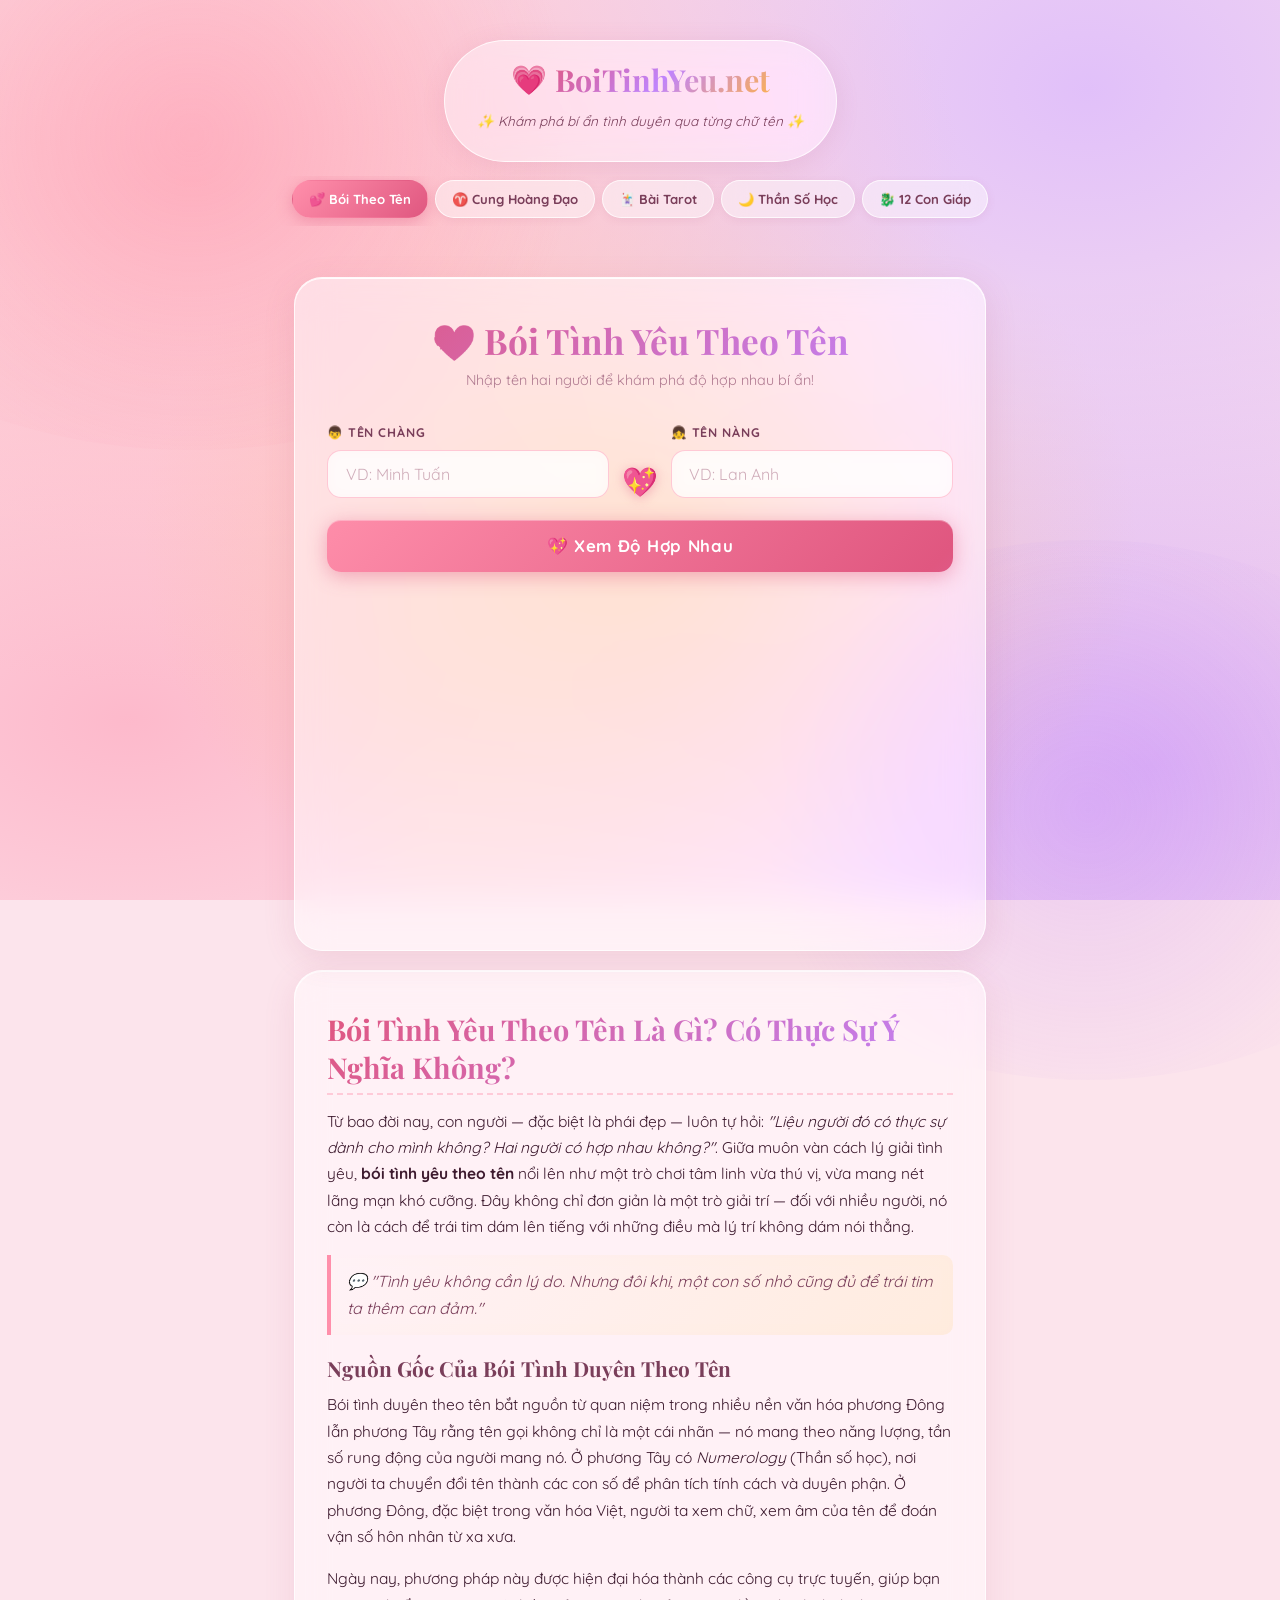
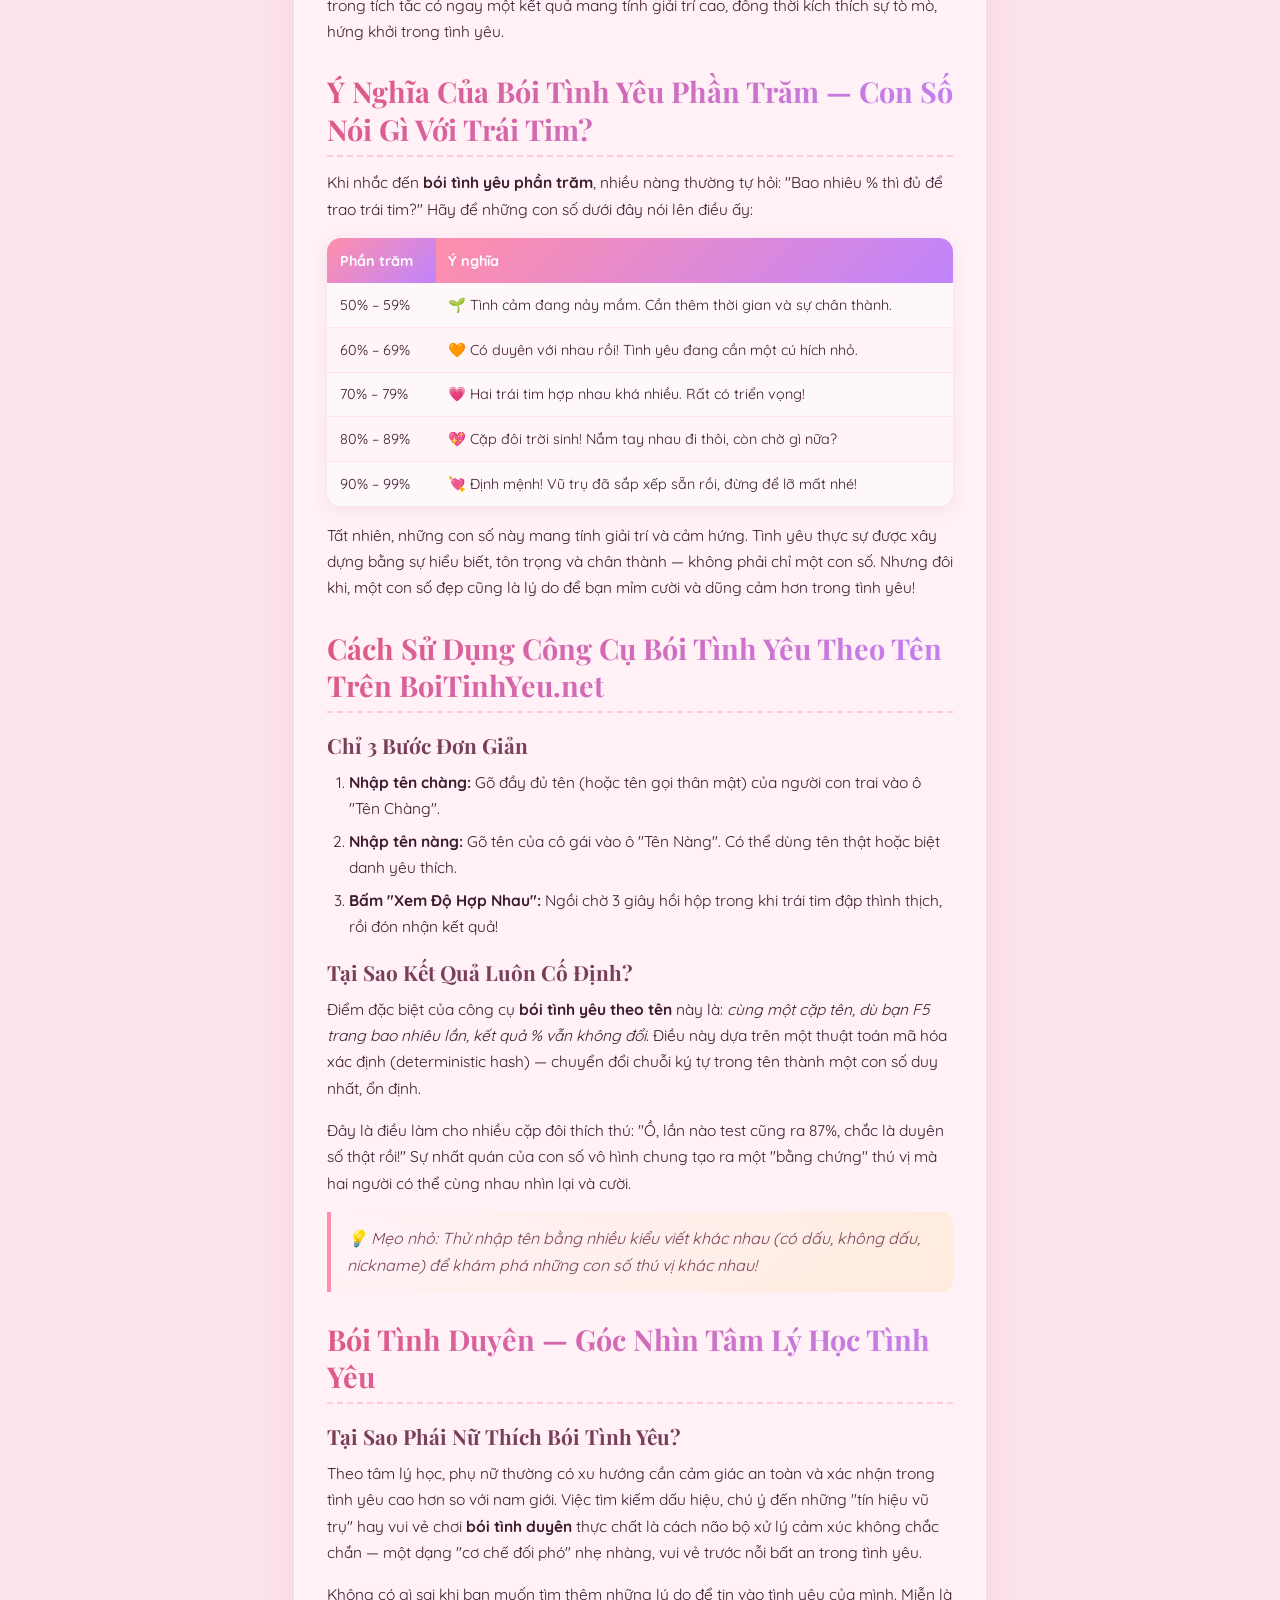
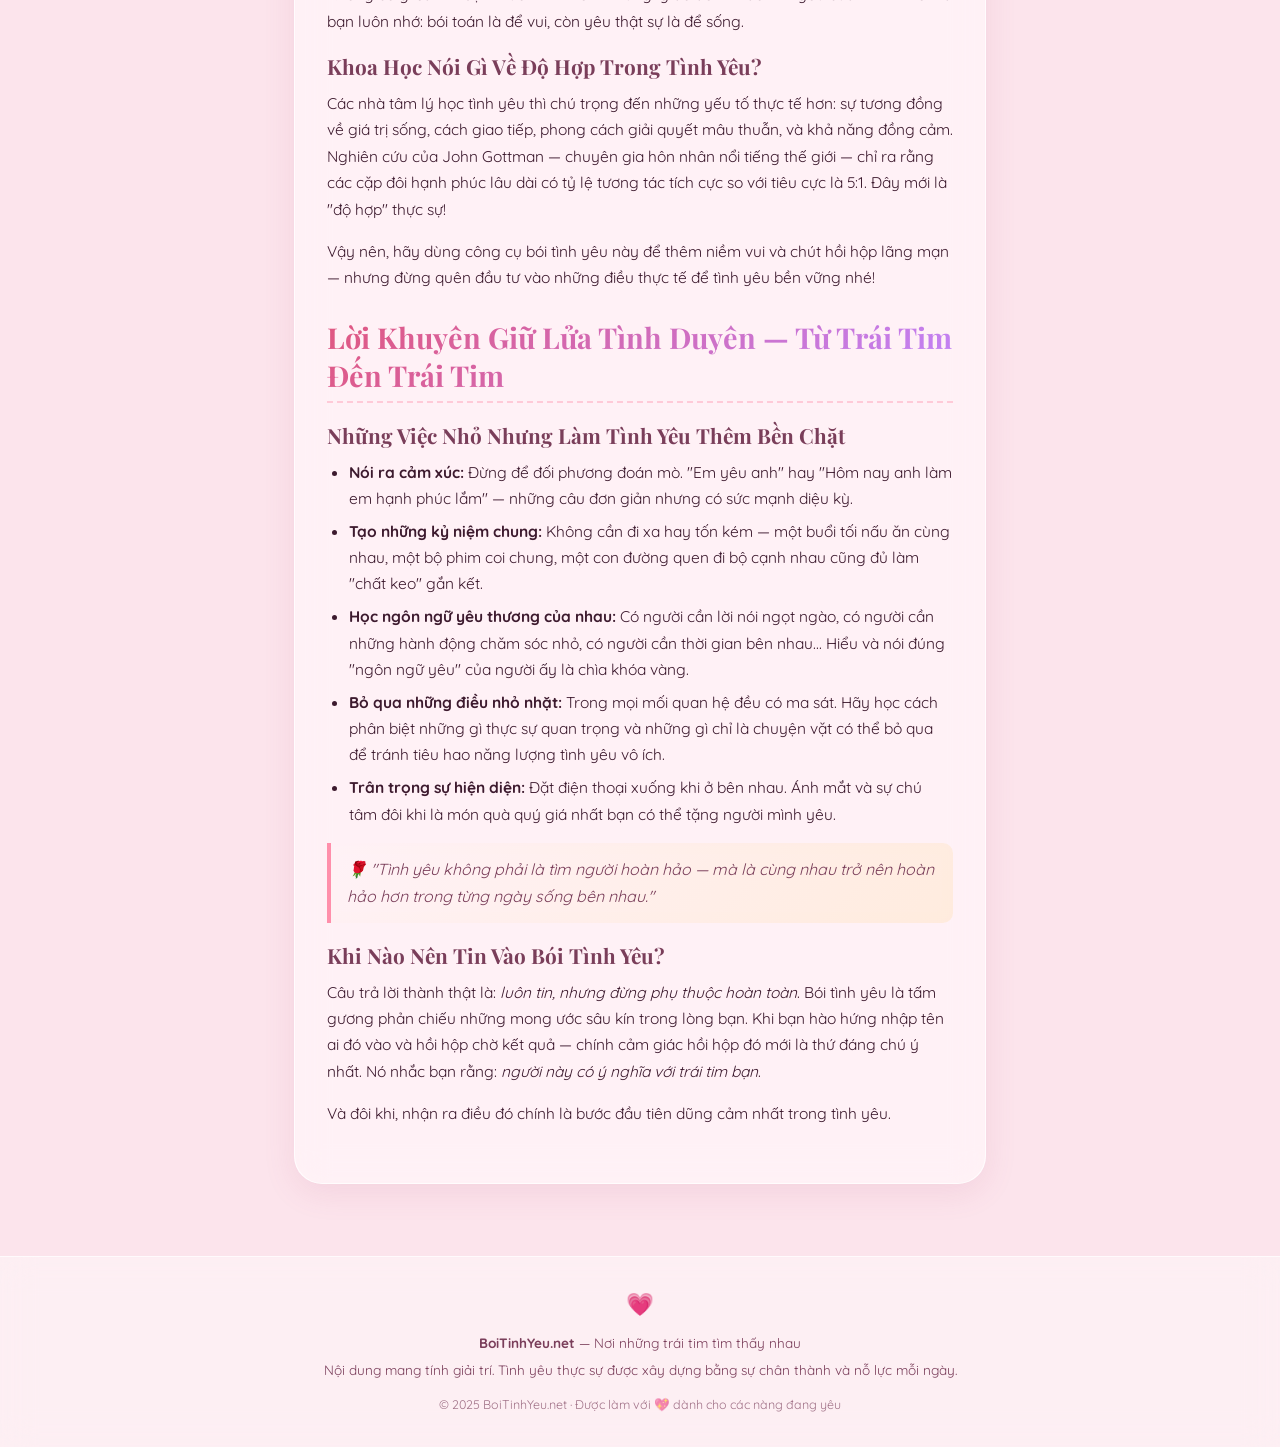
<file: index.html>
<!DOCTYPE html>
<html lang="vi">
<head>
  <meta charset="UTF-8" />
  <meta name="viewport" content="width=device-width, initial-scale=1.0" />
  <meta http-equiv="X-UA-Compatible" content="IE=edge" />

  <!-- ===== SEO Meta Tags ===== -->
  <title>Bói tình yêu – Bói tình duyên theo tên chính xác | BoiTinhYeu.net</title>
  <meta name="description" content="Bói tình yêu theo tên và ngày sinh giúp bạn khám phá tỉ lệ thành công của hai người chính xác 100%. Công thức phát minh bởi Dr. Love. Hãy thử ngay!" />
  <meta name="keywords" content="bói tình yêu, bói tình yêu theo tên, bói tình yêu phần trăm, bói tình duyên, kiểm tra độ hợp, bói tên, tình yêu" />
  <meta name="author" content="BoiTinhYeu.net" />
  <meta name="robots" content="index, follow" />
  <link rel="canonical" href="https://boitinhyeu.net/" />

  <!-- ===== Open Graph ===== -->
  <meta property="og:type" content="website" />
  <meta property="og:url" content="https://boitinhyeu.net/" />
  <meta property="og:title" content="Bói Tình Yêu Theo Tên – Xem Độ Hợp Nhau Ngay!" />
  <meta property="og:description" content="Nhập tên của bạn và người ấy để khám phá độ hợp nhau. Bói tình duyên theo tên miễn phí, vui nhộn và lãng mạn!" />
  <meta property="og:image" content="https://boitinhyeu.net/og-image.jpg" />
  <meta property="og:locale" content="vi_VN" />
  <meta property="og:site_name" content="BoiTinhYeu.net" />

  <!-- ===== Twitter Card ===== -->
  <meta name="twitter:card" content="summary_large_image" />
  <meta name="twitter:title" content="Bói Tình Yêu Theo Tên – Xem Độ Hợp Nhau" />
  <meta name="twitter:description" content="Bói tình yêu phần trăm theo tên miễn phí! Kết quả cố định, vui nhộn, lãng mạn." />

  <!-- ===== Structured Data (JSON-LD) ===== -->
  <script type="application/ld+json">
  {
    "@context": "https://schema.org",
    "@type": "WebApplication",
    "name": "Bói Tình Yêu Theo Tên",
    "url": "https://boitinhyeu.net/",
    "description": "Công cụ bói tình yêu theo tên miễn phí – tính phần trăm độ hợp nhau của hai người dựa trên tên.",
    "applicationCategory": "Entertainment",
    "operatingSystem": "All",
    "inLanguage": "vi",
    "offers": {
      "@type": "Offer",
      "price": "0",
      "priceCurrency": "VND"
    },
    "publisher": {
      "@type": "Organization",
      "name": "BoiTinhYeu.net",
      "url": "https://boitinhyeu.net/"
    }
  }
  </script>

  <!-- ===== Google Fonts ===== -->
  <link rel="preconnect" href="https://fonts.googleapis.com" />
  <link rel="preconnect" href="https://fonts.gstatic.com" crossorigin />
  <link
    href="https://fonts.googleapis.com/css2?family=Playfair+Display:ital,wght@0,400;0,700;1,400&family=Quicksand:wght@400;500;600;700&display=swap"
    rel="stylesheet"
  />

  <!-- ===== Stylesheet ===== -->
  <link rel="stylesheet" href="css/style.css" />

  <!-- Favicon -->
  <link rel="icon" href="data:image/svg+xml,<svg xmlns=%22http://www.w3.org/2000/svg%22 viewBox=%220 0 100 100%22><text y=%22.9em%22 font-size=%2290%22>💗</text></svg>" />
  <link rel="apple-touch-icon" href="data:image/svg+xml,<svg xmlns=%22http://www.w3.org/2000/svg%22 viewBox=%220 0 100 100%22><text y=%22.9em%22 font-size=%2290%22>💗</text></svg>" />
</head>

<body>

  <!-- ===== Floating Hearts Background ===== -->
  <div class="floating-hearts" aria-hidden="true"></div>

  <!-- ===== HEADER ===== -->
  <header>
    <div class="header-inner">
      <div class="site-logo">
        <span class="logo-icon" aria-hidden="true">💗</span>
        <span class="site-name">BoiTinhYeu.net</span>
      </div>
      <p class="site-tagline">✨ Khám phá bí ẩn tình duyên qua từng chữ tên ✨</p>
    </div>
    <nav class="global-nav" aria-label="Menu điều hướng">
      <a href="/" class="nav-pill active">💕 Bói Theo Tên</a>
      <a href="boi-tinh-yeu-12-cung-hoang-dao.html" class="nav-pill">♈ Cung Hoàng Đạo</a>
      <a href="boi-tinh-yeu-bai-tarot.html" class="nav-pill">🃏 Bài Tarot</a>
      <a href="boi-tinh-yeu-than-so-hoc.html" class="nav-pill">🌙 Thần Số Học</a>
      <a href="boi-tinh-yeu-12-con-giap.html" class="nav-pill">🐉 12 Con Giáp</a>
    </nav>
  </header>

  <!-- ===== MAIN ===== -->
  <main>

    <!-- ============================================
         SECTION 1: CÔNG CỤ BÓI TÌNH YÊU
         ============================================ -->
    <section class="tool-section" aria-labelledby="toolHeading">

      <h1 id="toolHeading" class="tool-title">💝 Bói Tình Yêu Theo Tên</h1>
      <p class="tool-subtitle">Nhập tên hai người để khám phá độ hợp nhau bí ẩn!</p>

      <!-- Input Row -->
      <div class="input-row">
        <div class="input-group">
          <label for="nameA">👦 Tên Chàng</label>
          <input
            type="text"
            id="nameA"
            name="nameA"
            placeholder="VD: Minh Tuấn"
            maxlength="50"
            autocomplete="off"
            aria-label="Nhập tên người con trai"
          />
        </div>

        <!-- Heart Divider -->
        <div class="heart-divider" aria-hidden="true">
          <span id="heartIcon">💖</span>
        </div>

        <div class="input-group">
          <label for="nameB">👧 Tên Nàng</label>
          <input
            type="text"
            id="nameB"
            name="nameB"
            placeholder="VD: Lan Anh"
            maxlength="50"
            autocomplete="off"
            aria-label="Nhập tên người con gái"
          />
        </div>
      </div>

      <!-- CTA Button -->
      <button
        id="calcBtn"
        class="btn-primary"
        type="button"
        aria-label="Xem độ hợp nhau của hai người"
      >
        💖 Xem Độ Hợp Nhau
      </button>

      <!-- Result Card -->
      <div id="resultCard" role="status" aria-live="polite" aria-atomic="true">
        <p class="result-names" id="resultNames"></p>

        <!-- Liquid Fill Heart: 3-layer architecture -->
        <div class="liquid-heart-wrap" aria-hidden="true">

          <!-- Lớp 0: SVG ẩn định nghĩa clipPath dùng chung -->
          <svg width="0" height="0" style="position:absolute">
            <defs>
              <clipPath id="heartClipPath" clipPathUnits="objectBoundingBox">
                <!-- path chuẩn hóa về 0–1 từ viewBox 180×180 -->
                <path d="M0.5 0.9
                  C0.3 0.756 0.039 0.583 0.039 0.356
                  C0.039 0.194 0.15 0.083 0.283 0.083
                  C0.361 0.083 0.439 0.139 0.5 0.222
                  C0.561 0.139 0.639 0.083 0.717 0.083
                  C0.85 0.083 0.961 0.194 0.961 0.356
                  C0.961 0.583 0.7 0.756 0.5 0.9 Z"/>
              </clipPath>
            </defs>
          </svg>

          <!-- Lớp 1 (dưới): nước + sóng, bị clip theo tim -->
          <div id="heartWaterLayer"></div>

          <!-- Lớp 2 (trên): SVG viền sắc nét + glow -->
          <svg class="heart-border-svg"
               viewBox="0 0 180 180"
               xmlns="http://www.w3.org/2000/svg">
            <path
              d="M90 162 C54 136 7 105 7 64
                 C7 35 27 15 51 15
                 C65 15 79 25 90 40
                 C101 25 115 15 129 15
                 C153 15 173 35 173 64
                 C173 105 126 136 90 162 Z"
              fill="none"
              stroke="#ff758c"
              stroke-width="4"
              stroke-linejoin="round"
            />
          </svg>

          <!-- Lớp 3: số % đè giữa -->
          <div id="heartPctText">0%</div>

        </div>

        <p class="result-message" id="resultMessage"></p>
        <span class="result-emoji" id="resultEmoji" aria-hidden="true"></span>
      </div>

    </section>

    <!-- ============================================
         SECTION 2: BÀI VIẾT SEO
         ============================================ -->
    <section class="article-section" aria-labelledby="articleHeading">

      <h2 id="articleHeading">Bói Tình Yêu Theo Tên Là Gì? Có Thực Sự Ý Nghĩa Không?</h2>

      <p>
        Từ bao đời nay, con người — đặc biệt là phái đẹp — luôn tự hỏi: <em>"Liệu người đó có thực sự dành cho mình không? Hai người có hợp nhau không?"</em>. Giữa muôn vàn cách lý giải tình yêu, <strong>bói tình yêu theo tên</strong> nổi lên như một trò chơi tâm linh vừa thú vị, vừa mang nét lãng mạn khó cưỡng. Đây không chỉ đơn giản là một trò giải trí — đối với nhiều người, nó còn là cách để trái tim dám lên tiếng với những điều mà lý trí không dám nói thẳng.
      </p>

      <div class="highlight-box">
        💬 <em>"Tình yêu không cần lý do. Nhưng đôi khi, một con số nhỏ cũng đủ để trái tim ta thêm can đảm."</em>
      </div>

      <h3>Nguồn Gốc Của Bói Tình Duyên Theo Tên</h3>
      <p>
        Bói tình duyên theo tên bắt nguồn từ quan niệm trong nhiều nền văn hóa phương Đông lẫn phương Tây rằng tên gọi không chỉ là một cái nhãn — nó mang theo năng lượng, tần số rung động của người mang nó. Ở phương Tây có <em>Numerology</em> (Thần số học), nơi người ta chuyển đổi tên thành các con số để phân tích tính cách và duyên phận. Ở phương Đông, đặc biệt trong văn hóa Việt, người ta xem chữ, xem âm của tên để đoán vận số hôn nhân từ xa xưa.
      </p>
      <p>
        Ngày nay, phương pháp này được hiện đại hóa thành các công cụ trực tuyến, giúp bạn trong tích tắc có ngay một kết quả mang tính giải trí cao, đồng thời kích thích sự tò mò, hứng khởi trong tình yêu.
      </p>

      <!-- ---- -->
      <h2>Ý Nghĩa Của Bói Tình Yêu Phần Trăm — Con Số Nói Gì Với Trái Tim?</h2>

      <p>
        Khi nhắc đến <strong>bói tình yêu phần trăm</strong>, nhiều nàng thường tự hỏi: "Bao nhiêu % thì đủ để trao trái tim?" Hãy để những con số dưới đây nói lên điều ấy:
      </p>

      <table class="percent-table">
        <thead>
          <tr>
            <th>Phần trăm</th>
            <th>Ý nghĩa</th>
          </tr>
        </thead>
        <tbody>
          <tr>
            <td>50% – 59%</td>
            <td>🌱 Tình cảm đang nảy mầm. Cần thêm thời gian và sự chân thành.</td>
          </tr>
          <tr>
            <td>60% – 69%</td>
            <td>🧡 Có duyên với nhau rồi! Tình yêu đang cần một cú hích nhỏ.</td>
          </tr>
          <tr>
            <td>70% – 79%</td>
            <td>💗 Hai trái tim hợp nhau khá nhiều. Rất có triển vọng!</td>
          </tr>
          <tr>
            <td>80% – 89%</td>
            <td>💖 Cặp đôi trời sinh! Nắm tay nhau đi thôi, còn chờ gì nữa?</td>
          </tr>
          <tr>
            <td>90% – 99%</td>
            <td>💘 Định mệnh! Vũ trụ đã sắp xếp sẵn rồi, đừng để lỡ mất nhé!</td>
          </tr>
        </tbody>
      </table>

      <p>
        Tất nhiên, những con số này mang tính giải trí và cảm hứng. Tình yêu thực sự được xây dựng bằng sự hiểu biết, tôn trọng và chân thành — không phải chỉ một con số. Nhưng đôi khi, một con số đẹp cũng là lý do để bạn mỉm cười và dũng cảm hơn trong tình yêu!
      </p>

      <!-- ---- -->
      <h2>Cách Sử Dụng Công Cụ Bói Tình Yêu Theo Tên Trên BoiTinhYeu.net</h2>

      <h3>Chỉ 3 Bước Đơn Giản</h3>
      <ol>
        <li>
          <strong>Nhập tên chàng:</strong> Gõ đầy đủ tên (hoặc tên gọi thân mật) của người con trai vào ô "Tên Chàng".
        </li>
        <li>
          <strong>Nhập tên nàng:</strong> Gõ tên của cô gái vào ô "Tên Nàng". Có thể dùng tên thật hoặc biệt danh yêu thích.
        </li>
        <li>
          <strong>Bấm "Xem Độ Hợp Nhau":</strong> Ngồi chờ 3 giây hồi hộp trong khi trái tim đập thình thịch, rồi đón nhận kết quả!
        </li>
      </ol>

      <h3>Tại Sao Kết Quả Luôn Cố Định?</h3>
      <p>
        Điểm đặc biệt của công cụ <strong>bói tình yêu theo tên</strong> này là: <em>cùng một cặp tên, dù bạn F5 trang bao nhiêu lần, kết quả % vẫn không đổi</em>. Điều này dựa trên một thuật toán mã hóa xác định (deterministic hash) — chuyển đổi chuỗi ký tự trong tên thành một con số duy nhất, ổn định.
      </p>
      <p>
        Đây là điều làm cho nhiều cặp đôi thích thú: "Ồ, lần nào test cũng ra 87%, chắc là duyên số thật rồi!" Sự nhất quán của con số vô hình chung tạo ra một "bằng chứng" thú vị mà hai người có thể cùng nhau nhìn lại và cười.
      </p>

      <div class="highlight-box">
        💡 <em>Mẹo nhỏ: Thử nhập tên bằng nhiều kiểu viết khác nhau (có dấu, không dấu, nickname) để khám phá những con số thú vị khác nhau!</em>
      </div>

      <!-- ---- -->
      <h2>Bói Tình Duyên — Góc Nhìn Tâm Lý Học Tình Yêu</h2>

      <h3>Tại Sao Phái Nữ Thích Bói Tình Yêu?</h3>
      <p>
        Theo tâm lý học, phụ nữ thường có xu hướng cần cảm giác an toàn và xác nhận trong tình yêu cao hơn so với nam giới. Việc tìm kiếm dấu hiệu, chú ý đến những "tín hiệu vũ trụ" hay vui vẻ chơi <strong>bói tình duyên</strong> thực chất là cách não bộ xử lý cảm xúc không chắc chắn — một dạng "cơ chế đối phó" nhẹ nhàng, vui vẻ trước nỗi bất an trong tình yêu.
      </p>
      <p>
        Không có gì sai khi bạn muốn tìm thêm những lý do để tin vào tình yêu của mình. Miễn là bạn luôn nhớ: bói toán là để vui, còn yêu thật sự là để sống.
      </p>

      <h3>Khoa Học Nói Gì Về Độ Hợp Trong Tình Yêu?</h3>
      <p>
        Các nhà tâm lý học tình yêu thì chú trọng đến những yếu tố thực tế hơn: sự tương đồng về giá trị sống, cách giao tiếp, phong cách giải quyết mâu thuẫn, và khả năng đồng cảm. Nghiên cứu của John Gottman — chuyên gia hôn nhân nổi tiếng thế giới — chỉ ra rằng các cặp đôi hạnh phúc lâu dài có tỷ lệ tương tác tích cực so với tiêu cực là 5:1. Đây mới là "độ hợp" thực sự!
      </p>
      <p>
        Vậy nên, hãy dùng công cụ bói tình yêu này để thêm niềm vui và chút hồi hộp lãng mạn — nhưng đừng quên đầu tư vào những điều thực tế để tình yêu bền vững nhé!
      </p>

      <!-- ---- -->
      <h2>Lời Khuyên Giữ Lửa Tình Duyên — Từ Trái Tim Đến Trái Tim</h2>

      <h3>Những Việc Nhỏ Nhưng Làm Tình Yêu Thêm Bền Chặt</h3>
      <ul>
        <li>
          <strong>Nói ra cảm xúc:</strong> Đừng để đối phương đoán mò. "Em yêu anh" hay "Hôm nay anh làm em hạnh phúc lắm" — những câu đơn giản nhưng có sức mạnh diệu kỳ.
        </li>
        <li>
          <strong>Tạo những kỷ niệm chung:</strong> Không cần đi xa hay tốn kém — một buổi tối nấu ăn cùng nhau, một bộ phim coi chung, một con đường quen đi bộ cạnh nhau cũng đủ làm "chất keo" gắn kết.
        </li>
        <li>
          <strong>Học ngôn ngữ yêu thương của nhau:</strong> Có người cần lời nói ngọt ngào, có người cần những hành động chăm sóc nhỏ, có người cần thời gian bên nhau... Hiểu và nói đúng "ngôn ngữ yêu" của người ấy là chìa khóa vàng.
        </li>
        <li>
          <strong>Bỏ qua những điều nhỏ nhặt:</strong> Trong mọi mối quan hệ đều có ma sát. Hãy học cách phân biệt những gì thực sự quan trọng và những gì chỉ là chuyện vặt có thể bỏ qua để tránh tiêu hao năng lượng tình yêu vô ích.
        </li>
        <li>
          <strong>Trân trọng sự hiện diện:</strong> Đặt điện thoại xuống khi ở bên nhau. Ánh mắt và sự chú tâm đôi khi là món quà quý giá nhất bạn có thể tặng người mình yêu.
        </li>
      </ul>

      <div class="highlight-box">
        🌹 <em>"Tình yêu không phải là tìm người hoàn hảo — mà là cùng nhau trở nên hoàn hảo hơn trong từng ngày sống bên nhau."</em>
      </div>

      <h3>Khi Nào Nên Tin Vào Bói Tình Yêu?</h3>
      <p>
        Câu trả lời thành thật là: <em>luôn tin, nhưng đừng phụ thuộc hoàn toàn</em>. Bói tình yêu là tấm gương phản chiếu những mong ước sâu kín trong lòng bạn. Khi bạn hào hứng nhập tên ai đó vào và hồi hộp chờ kết quả — chính cảm giác hồi hộp đó mới là thứ đáng chú ý nhất. Nó nhắc bạn rằng: <em>người này có ý nghĩa với trái tim bạn</em>.
      </p>
      <p>
        Và đôi khi, nhận ra điều đó chính là bước đầu tiên dũng cảm nhất trong tình yêu.
      </p>

    </section>
    <!-- end article-section -->

  </main>

  <!-- ===== FOOTER ===== -->
  <footer>
    <span class="footer-heart" aria-hidden="true">💗</span>
    <p><strong>BoiTinhYeu.net</strong> — Nơi những trái tim tìm thấy nhau</p>
    <p>Nội dung mang tính giải trí. Tình yêu thực sự được xây dựng bằng sự chân thành và nỗ lực mỗi ngày.</p>
    <p style="margin-top: 0.8rem; font-size: 0.78rem; opacity: 0.7;">
      © 2025 BoiTinhYeu.net · Được làm với 💖 dành cho các nàng đang yêu
    </p>
  </footer>

  <!-- ===== Scroll To Top ===== -->
  <button id="scrollTop" aria-label="Cuộn lên đầu trang" title="Lên đầu trang">↑</button>

  <!-- ===== Script ===== -->
  <script src="js/script.js"></script>

</body>
</html>
</file>
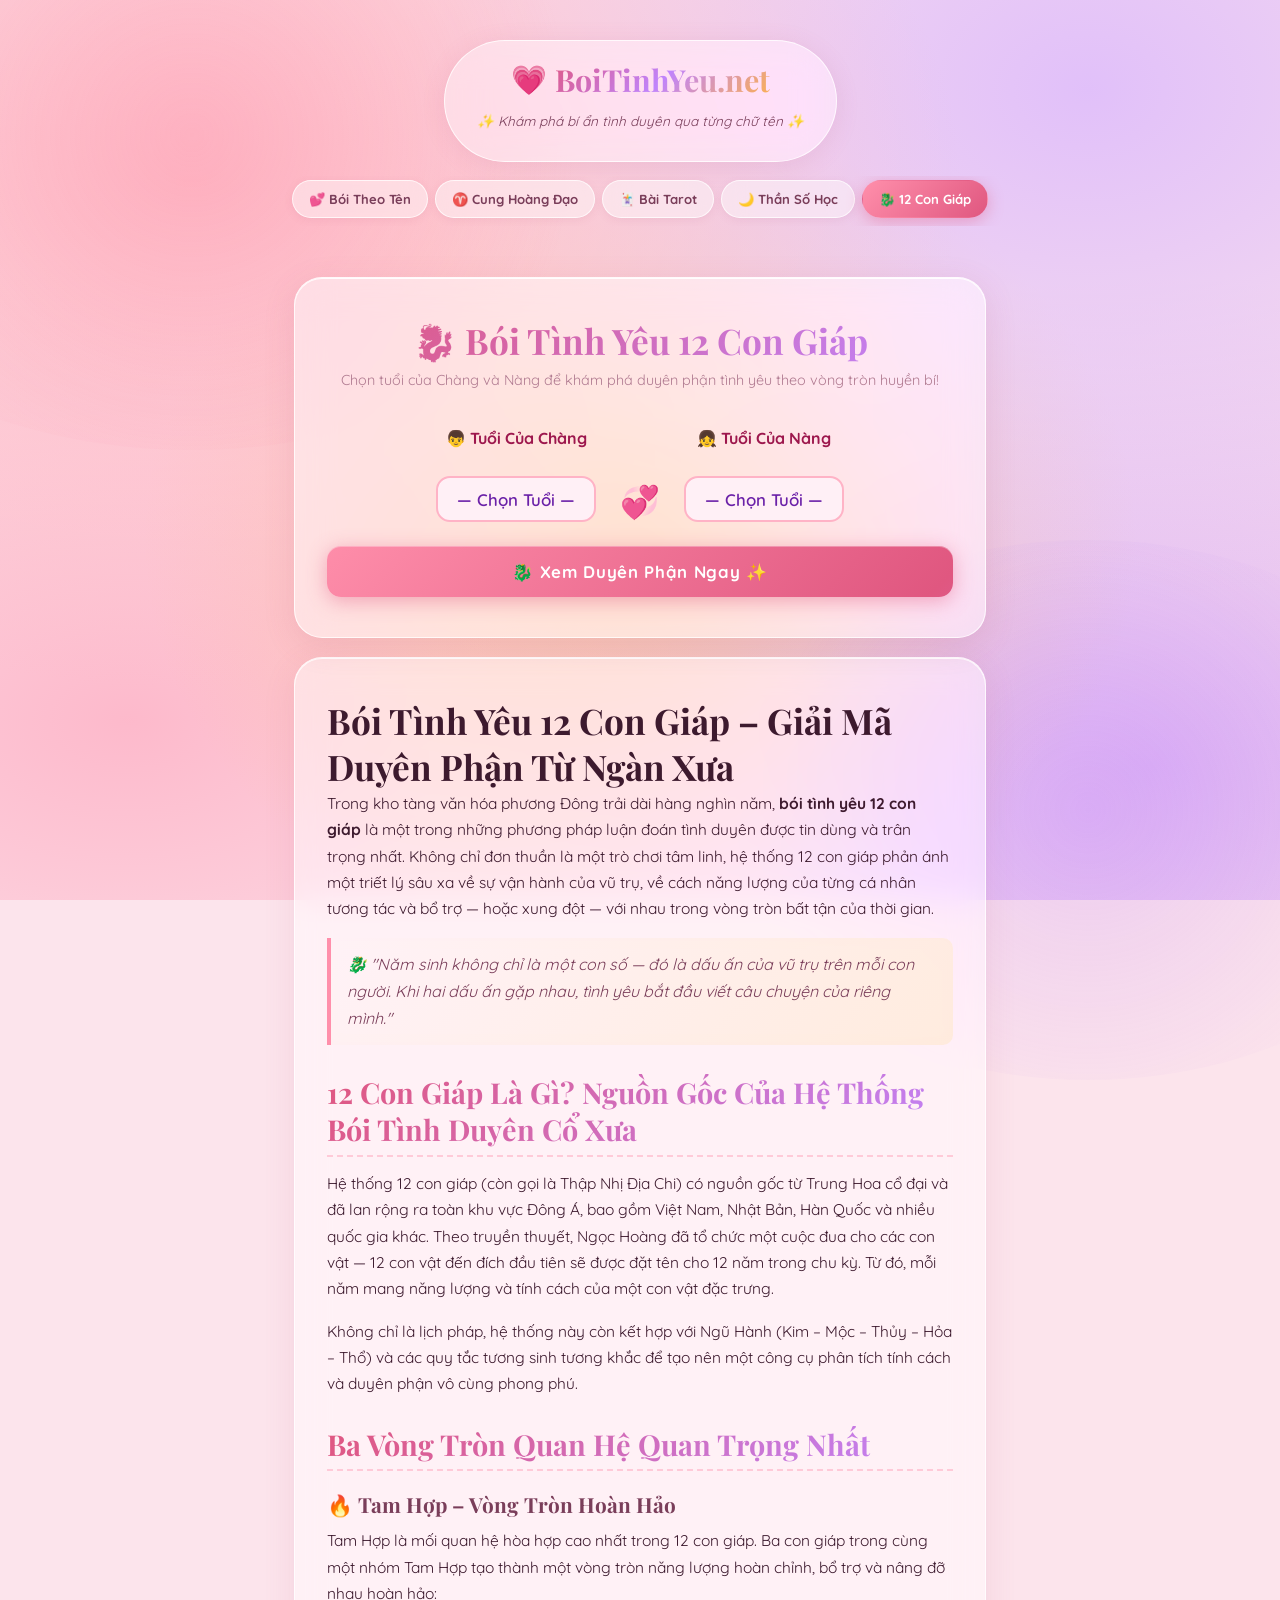
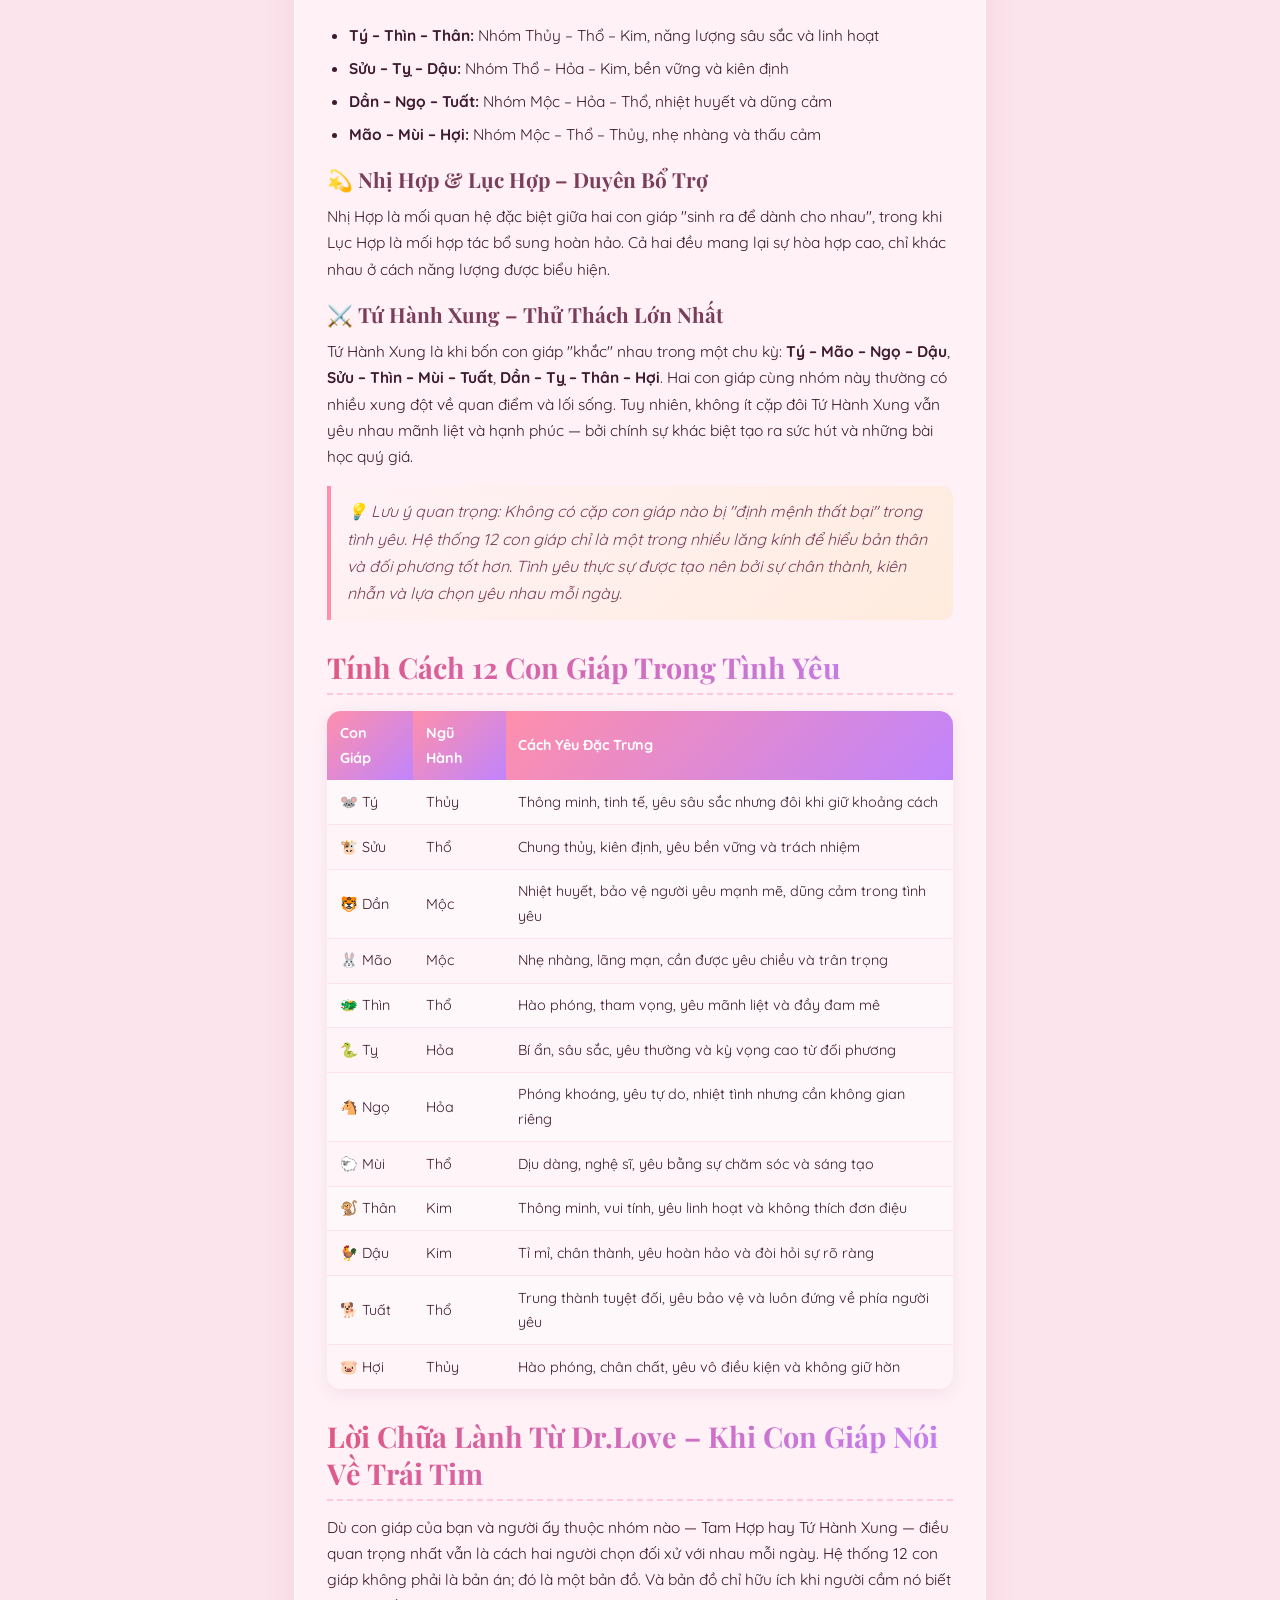
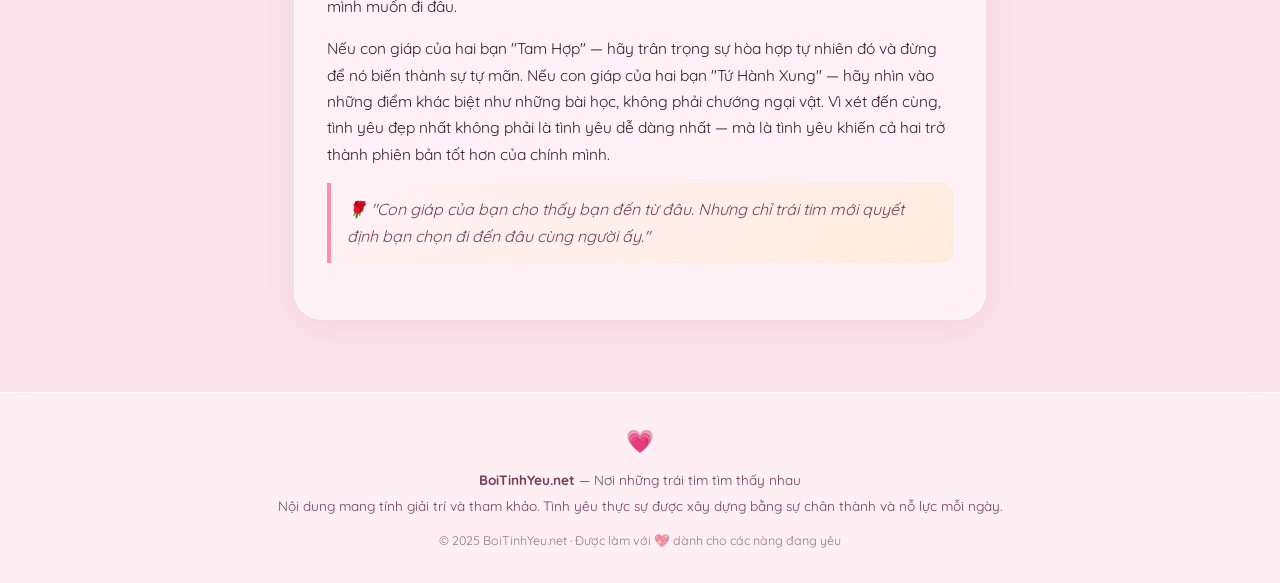
<file: boi-tinh-yeu-12-con-giap.html>
<!DOCTYPE html>
<html lang="vi">
<head>
  <meta charset="UTF-8" />
  <meta name="viewport" content="width=device-width, initial-scale=1.0" />
  <meta http-equiv="X-UA-Compatible" content="IE=edge" />

  <!-- ===== SEO Meta Tags ===== -->
  <title>Bói Tình Yêu 12 Con Giáp – Độ Hợp Tam Hợp & Tứ Hành Xung | BoiTinhYeu.net</title>
  <meta name="description" content="Bói tình yêu 12 con giáp miễn phí – Chọn tuổi Chàng và Nàng để xem độ hợp dựa trên Tam Hợp, Tứ Hành Xung, Lục Hợp. Phân tích tâm lý sâu sắc theo Dr.Love!" />
  <meta name="keywords" content="bói tình yêu 12 con giáp, độ hợp con giáp, tam hợp, tứ hành xung, lục hợp, tình duyên theo tuổi, bói tình duyên con giáp" />
  <meta name="author" content="BoiTinhYeu.net" />
  <meta name="robots" content="index, follow" />
  <link rel="canonical" href="https://boitinhyeu.net/boi-tinh-yeu-12-con-giap.html" />

  <!-- ===== Open Graph ===== -->
  <meta property="og:type" content="website" />
  <meta property="og:url" content="https://boitinhyeu.net/boi-tinh-yeu-12-con-giap.html" />
  <meta property="og:title" content="Bói Tình Yêu 12 Con Giáp – Kiểm Tra Độ Hợp Ngay!" />
  <meta property="og:description" content="Chọn tuổi con giáp của hai người để xem độ hợp tình duyên theo Tam Hợp, Lục Hợp và Tứ Hành Xung. Phân tích sâu sắc theo Dr.Love!" />
  <meta property="og:image" content="https://boitinhyeu.net/og-image.jpg" />
  <meta property="og:locale" content="vi_VN" />
  <meta property="og:site_name" content="BoiTinhYeu.net" />

  <!-- ===== Twitter Card ===== -->
  <meta name="twitter:card" content="summary_large_image" />
  <meta name="twitter:title" content="Bói Tình Yêu 12 Con Giáp – Độ Hợp Tam Hợp & Tứ Hành Xung" />
  <meta name="twitter:description" content="Kiểm tra độ hợp tình duyên theo 12 con giáp – Tam Hợp, Lục Hợp, Tứ Hành Xung. Phân tích tâm lý sâu sắc miễn phí!" />

  <!-- ===== Structured Data (JSON-LD) ===== -->
  <script type="application/ld+json">
  {
    "@context": "https://schema.org",
    "@type": "WebApplication",
    "name": "Bói Tình Yêu 12 Con Giáp",
    "url": "https://boitinhyeu.net/boi-tinh-yeu-12-con-giap.html",
    "description": "Công cụ bói tình yêu theo 12 con giáp – tính độ hợp dựa trên Tam Hợp, Tứ Hành Xung, Lục Hợp, Nhị Hợp.",
    "applicationCategory": "Entertainment",
    "operatingSystem": "All",
    "inLanguage": "vi",
    "offers": {
      "@type": "Offer",
      "price": "0",
      "priceCurrency": "VND"
    },
    "publisher": {
      "@type": "Organization",
      "name": "BoiTinhYeu.net",
      "url": "https://boitinhyeu.net/"
    }
  }
  </script>

  <!-- ===== Google Fonts ===== -->
  <link rel="preconnect" href="https://fonts.googleapis.com" />
  <link rel="preconnect" href="https://fonts.gstatic.com" crossorigin />
  <link
    href="https://fonts.googleapis.com/css2?family=Playfair+Display:ital,wght@0,400;0,700;1,400&family=Quicksand:wght@400;500;600;700&display=swap"
    rel="stylesheet"
  />

  <!-- ===== Stylesheets ===== -->
  <link rel="stylesheet" href="css/style.css" />
  <link rel="stylesheet" href="css/congiap.css" />

  <!-- Favicon -->
  <link rel="icon" href="data:image/svg+xml,<svg xmlns=%22http://www.w3.org/2000/svg%22 viewBox=%220 0 100 100%22><text y=%22.9em%22 font-size=%2290%22>💗</text></svg>" />
  <link rel="apple-touch-icon" href="data:image/svg+xml,<svg xmlns=%22http://www.w3.org/2000/svg%22 viewBox=%220 0 100 100%22><text y=%22.9em%22 font-size=%2290%22>💗</text></svg>" />
</head>

<body>

  <!-- ===== Floating Hearts Background ===== -->
  <div class="floating-hearts" aria-hidden="true"></div>

  <!-- ===== HEADER ===== -->
  <header>
    <div class="header-inner">
      <div class="site-logo">
        <span class="logo-icon" aria-hidden="true">💗</span>
        <span class="site-name">BoiTinhYeu.net</span>
      </div>
      <p class="site-tagline">✨ Khám phá bí ẩn tình duyên qua từng chữ tên ✨</p>
    </div>
    <nav class="global-nav" aria-label="Menu điều hướng">
      <a href="/" class="nav-pill">💕 Bói Theo Tên</a>
      <a href="boi-tinh-yeu-12-cung-hoang-dao.html" class="nav-pill">♈ Cung Hoàng Đạo</a>
      <a href="boi-tinh-yeu-bai-tarot.html" class="nav-pill">🃏 Bài Tarot</a>
      <a href="boi-tinh-yeu-than-so-hoc.html" class="nav-pill">🌙 Thần Số Học</a>
      <a href="boi-tinh-yeu-12-con-giap.html" class="nav-pill active">🐉 12 Con Giáp</a>
    </nav>
  </header>

  <!-- ===== MAIN ===== -->
  <main>

    <!-- ============================================
         SECTION 1: CÔNG CỤ BÓI TÌNH YÊU 12 CON GIÁP
         ============================================ -->
    <section class="tool-section" aria-labelledby="toolHeading">

      <h1 id="toolHeading" class="tool-title">🐉 Bói Tình Yêu 12 Con Giáp</h1>
      <p class="tool-subtitle">Chọn tuổi của Chàng và Nàng để khám phá duyên phận tình yêu theo vòng tròn huyền bí!</p>

      <!-- Select Row -->
      <div class="giap-row" role="group" aria-label="Chọn tuổi con giáp hai người">

        <!-- Chàng -->
        <div class="giap-block">
          <p class="giap-block-label">👦 Tuổi Của Chàng</p>
          <select id="selMale" class="giap-select" aria-label="Tuổi con giáp của chàng">
            <option value="">— Chọn Tuổi —</option>
          </select>
        </div>

        <!-- Divider -->
        <div class="giap-divider" aria-hidden="true">💞</div>

        <!-- Nàng -->
        <div class="giap-block">
          <p class="giap-block-label">👧 Tuổi Của Nàng</p>
          <select id="selFemale" class="giap-select" aria-label="Tuổi con giáp của nàng">
            <option value="">— Chọn Tuổi —</option>
          </select>
        </div>

      </div>
      <!-- /giap-row -->

      <!-- CTA Button -->
      <button
        id="calcBtn"
        class="btn-primary"
        type="button"
        aria-label="Xem độ hợp tình yêu theo 12 con giáp"
      >
        🐉 Xem Duyên Phận Ngay ✨
      </button>

      <!-- Result Card -->
      <div id="resultCard" role="status" aria-live="polite" aria-atomic="true">

        <!-- Percent Ring -->
        <div class="percent-ring-wrap" aria-label="Phần trăm độ hợp tình yêu">
          <svg viewBox="0 0 170 170" width="170" height="170" aria-hidden="true">
            <circle class="ring-bg"   cx="85" cy="85" r="70" />
            <circle class="ring-fill" cx="85" cy="85" r="70"
                    id="ringFill"
                    stroke-dasharray="439.82"
                    stroke-dashoffset="439.82" />
          </svg>
          <div class="ring-center-text">
            <span class="ring-pct" id="ringPct">0%</span>
            <span class="ring-label">Độ Hợp</span>
          </div>
        </div>

        <!-- Relationship Label -->
        <div style="text-align:center;">
          <span class="rel-label" id="relLabel"></span>
        </div>

        <!-- Result Title -->
        <p class="result-title" id="resultTitle"></p>

        <!-- Analysis -->
        <p class="result-analysis" id="resultAnalysis"></p>

        <!-- Dr.Love Note -->
        <div class="drlove-note" aria-label="Phân tích Dr.Love">
          <strong>🌹 Dr.Love phân tích:</strong>
          <br /><span id="drLoveText"></span>
        </div>

        <!-- Advice Box -->
        <div class="advice-box" id="adviceText"></div>

        <!-- CTA Quay Về Trang Chủ -->
        <a href="/" class="btn-cta-love" aria-label="Trở về trang chủ thử bói theo tên">
          🔮 Trở Về Trang Chủ – Thử Lại Với Tên ➔
        </a>

      </div>
      <!-- /resultCard -->

    </section>

    <!-- ============================================
         SECTION 2: BÀI VIẾT SEO
         ============================================ -->
    <section class="article-section" aria-labelledby="articleH1">

      <h1 id="articleH1">Bói Tình Yêu 12 Con Giáp – Giải Mã Duyên Phận Từ Ngàn Xưa</h1>

      <p>
        Trong kho tàng văn hóa phương Đông trải dài hàng nghìn năm, <strong>bói tình yêu 12 con giáp</strong> là một trong những phương pháp luận đoán tình duyên được tin dùng và trân trọng nhất. Không chỉ đơn thuần là một trò chơi tâm linh, hệ thống 12 con giáp phản ánh một triết lý sâu xa về sự vận hành của vũ trụ, về cách năng lượng của từng cá nhân tương tác và bổ trợ — hoặc xung đột — với nhau trong vòng tròn bất tận của thời gian.
      </p>

      <div class="highlight-box">
        🐉 <em>"Năm sinh không chỉ là một con số — đó là dấu ấn của vũ trụ trên mỗi con người. Khi hai dấu ấn gặp nhau, tình yêu bắt đầu viết câu chuyện của riêng mình."</em>
      </div>

      <h2>12 Con Giáp Là Gì? Nguồn Gốc Của Hệ Thống Bói Tình Duyên Cổ Xưa</h2>

      <p>
        Hệ thống 12 con giáp (còn gọi là Thập Nhị Địa Chi) có nguồn gốc từ Trung Hoa cổ đại và đã lan rộng ra toàn khu vực Đông Á, bao gồm Việt Nam, Nhật Bản, Hàn Quốc và nhiều quốc gia khác. Theo truyền thuyết, Ngọc Hoàng đã tổ chức một cuộc đua cho các con vật — 12 con vật đến đích đầu tiên sẽ được đặt tên cho 12 năm trong chu kỳ. Từ đó, mỗi năm mang năng lượng và tính cách của một con vật đặc trưng.
      </p>
      <p>
        Không chỉ là lịch pháp, hệ thống này còn kết hợp với Ngũ Hành (Kim – Mộc – Thủy – Hỏa – Thổ) và các quy tắc tương sinh tương khắc để tạo nên một công cụ phân tích tính cách và duyên phận vô cùng phong phú.
      </p>

      <h2>Ba Vòng Tròn Quan Hệ Quan Trọng Nhất</h2>

      <h3>🔥 Tam Hợp – Vòng Tròn Hoàn Hảo</h3>
      <p>
        Tam Hợp là mối quan hệ hòa hợp cao nhất trong 12 con giáp. Ba con giáp trong cùng một nhóm Tam Hợp tạo thành một vòng tròn năng lượng hoàn chỉnh, bổ trợ và nâng đỡ nhau hoàn hảo:
      </p>
      <ul>
        <li><strong>Tý – Thìn – Thân:</strong> Nhóm Thủy – Thổ – Kim, năng lượng sâu sắc và linh hoạt</li>
        <li><strong>Sửu – Tỵ – Dậu:</strong> Nhóm Thổ – Hỏa – Kim, bền vững và kiên định</li>
        <li><strong>Dần – Ngọ – Tuất:</strong> Nhóm Mộc – Hỏa – Thổ, nhiệt huyết và dũng cảm</li>
        <li><strong>Mão – Mùi – Hợi:</strong> Nhóm Mộc – Thổ – Thủy, nhẹ nhàng và thấu cảm</li>
      </ul>

      <h3>💫 Nhị Hợp & Lục Hợp – Duyên Bổ Trợ</h3>
      <p>
        Nhị Hợp là mối quan hệ đặc biệt giữa hai con giáp "sinh ra để dành cho nhau", trong khi Lục Hợp là mối hợp tác bổ sung hoàn hảo. Cả hai đều mang lại sự hòa hợp cao, chỉ khác nhau ở cách năng lượng được biểu hiện.
      </p>

      <h3>⚔️ Tứ Hành Xung – Thử Thách Lớn Nhất</h3>
      <p>
        Tứ Hành Xung là khi bốn con giáp "khắc" nhau trong một chu kỳ: <strong>Tý – Mão – Ngọ – Dậu</strong>, <strong>Sửu – Thìn – Mùi – Tuất</strong>, <strong>Dần – Tỵ – Thân – Hợi</strong>. Hai con giáp cùng nhóm này thường có nhiều xung đột về quan điểm và lối sống. Tuy nhiên, không ít cặp đôi Tứ Hành Xung vẫn yêu nhau mãnh liệt và hạnh phúc — bởi chính sự khác biệt tạo ra sức hút và những bài học quý giá.
      </p>

      <div class="highlight-box">
        💡 <em>Lưu ý quan trọng: Không có cặp con giáp nào bị "định mệnh thất bại" trong tình yêu. Hệ thống 12 con giáp chỉ là một trong nhiều lăng kính để hiểu bản thân và đối phương tốt hơn. Tình yêu thực sự được tạo nên bởi sự chân thành, kiên nhẫn và lựa chọn yêu nhau mỗi ngày.</em>
      </div>

      <h2>Tính Cách 12 Con Giáp Trong Tình Yêu</h2>

      <table class="percent-table" aria-label="Tính cách 12 con giáp trong tình yêu">
        <thead>
          <tr>
            <th>Con Giáp</th>
            <th>Ngũ Hành</th>
            <th>Cách Yêu Đặc Trưng</th>
          </tr>
        </thead>
        <tbody>
          <tr><td>🐭 Tý</td><td>Thủy</td><td>Thông minh, tinh tế, yêu sâu sắc nhưng đôi khi giữ khoảng cách</td></tr>
          <tr><td>🐮 Sửu</td><td>Thổ</td><td>Chung thủy, kiên định, yêu bền vững và trách nhiệm</td></tr>
          <tr><td>🐯 Dần</td><td>Mộc</td><td>Nhiệt huyết, bảo vệ người yêu mạnh mẽ, dũng cảm trong tình yêu</td></tr>
          <tr><td>🐰 Mão</td><td>Mộc</td><td>Nhẹ nhàng, lãng mạn, cần được yêu chiều và trân trọng</td></tr>
          <tr><td>🐲 Thìn</td><td>Thổ</td><td>Hào phóng, tham vọng, yêu mãnh liệt và đầy đam mê</td></tr>
          <tr><td>🐍 Tỵ</td><td>Hỏa</td><td>Bí ẩn, sâu sắc, yêu thường và kỳ vọng cao từ đối phương</td></tr>
          <tr><td>🐴 Ngọ</td><td>Hỏa</td><td>Phóng khoáng, yêu tự do, nhiệt tình nhưng cần không gian riêng</td></tr>
          <tr><td>🐑 Mùi</td><td>Thổ</td><td>Dịu dàng, nghệ sĩ, yêu bằng sự chăm sóc và sáng tạo</td></tr>
          <tr><td>🐒 Thân</td><td>Kim</td><td>Thông minh, vui tính, yêu linh hoạt và không thích đơn điệu</td></tr>
          <tr><td>🐓 Dậu</td><td>Kim</td><td>Tỉ mỉ, chân thành, yêu hoàn hảo và đòi hỏi sự rõ ràng</td></tr>
          <tr><td>🐕 Tuất</td><td>Thổ</td><td>Trung thành tuyệt đối, yêu bảo vệ và luôn đứng về phía người yêu</td></tr>
          <tr><td>🐷 Hợi</td><td>Thủy</td><td>Hào phóng, chân chất, yêu vô điều kiện và không giữ hờn</td></tr>
        </tbody>
      </table>

      <h2>Lời Chữa Lành Từ Dr.Love – Khi Con Giáp Nói Về Trái Tim</h2>

      <p>
        Dù con giáp của bạn và người ấy thuộc nhóm nào — Tam Hợp hay Tứ Hành Xung — điều quan trọng nhất vẫn là cách hai người chọn đối xử với nhau mỗi ngày. Hệ thống 12 con giáp không phải là bản án; đó là một bản đồ. Và bản đồ chỉ hữu ích khi người cầm nó biết mình muốn đi đâu.
      </p>
      <p>
        Nếu con giáp của hai bạn "Tam Hợp" — hãy trân trọng sự hòa hợp tự nhiên đó và đừng để nó biến thành sự tự mãn. Nếu con giáp của hai bạn "Tứ Hành Xung" — hãy nhìn vào những điểm khác biệt như những bài học, không phải chướng ngại vật. Vì xét đến cùng, tình yêu đẹp nhất không phải là tình yêu dễ dàng nhất — mà là tình yêu khiến cả hai trở thành phiên bản tốt hơn của chính mình.
      </p>

      <div class="highlight-box">
        🌹 <em>"Con giáp của bạn cho thấy bạn đến từ đâu. Nhưng chỉ trái tim mới quyết định bạn chọn đi đến đâu cùng người ấy."</em>
      </div>

    </section>
    <!-- /article-section -->

  </main>

  <!-- ===== FOOTER ===== -->
  <footer>
    <span class="footer-heart" aria-hidden="true">💗</span>
    <p><strong>BoiTinhYeu.net</strong> — Nơi những trái tim tìm thấy nhau</p>
    <p>Nội dung mang tính giải trí và tham khảo. Tình yêu thực sự được xây dựng bằng sự chân thành và nỗ lực mỗi ngày.</p>
    <p style="margin-top: 0.8rem; font-size: 0.78rem; opacity: 0.7;">
      © 2025 BoiTinhYeu.net · Được làm với 💖 dành cho các nàng đang yêu
    </p>
  </footer>

  <!-- ===== Scroll To Top ===== -->
  <button id="scrollTop" aria-label="Cuộn lên đầu trang" title="Lên đầu trang">↑</button>

  <!-- ===== Scripts ===== -->
  <script src="js/script.js"></script>
  <script src="js/congiap.js"></script>

</body>
</html>
</file>
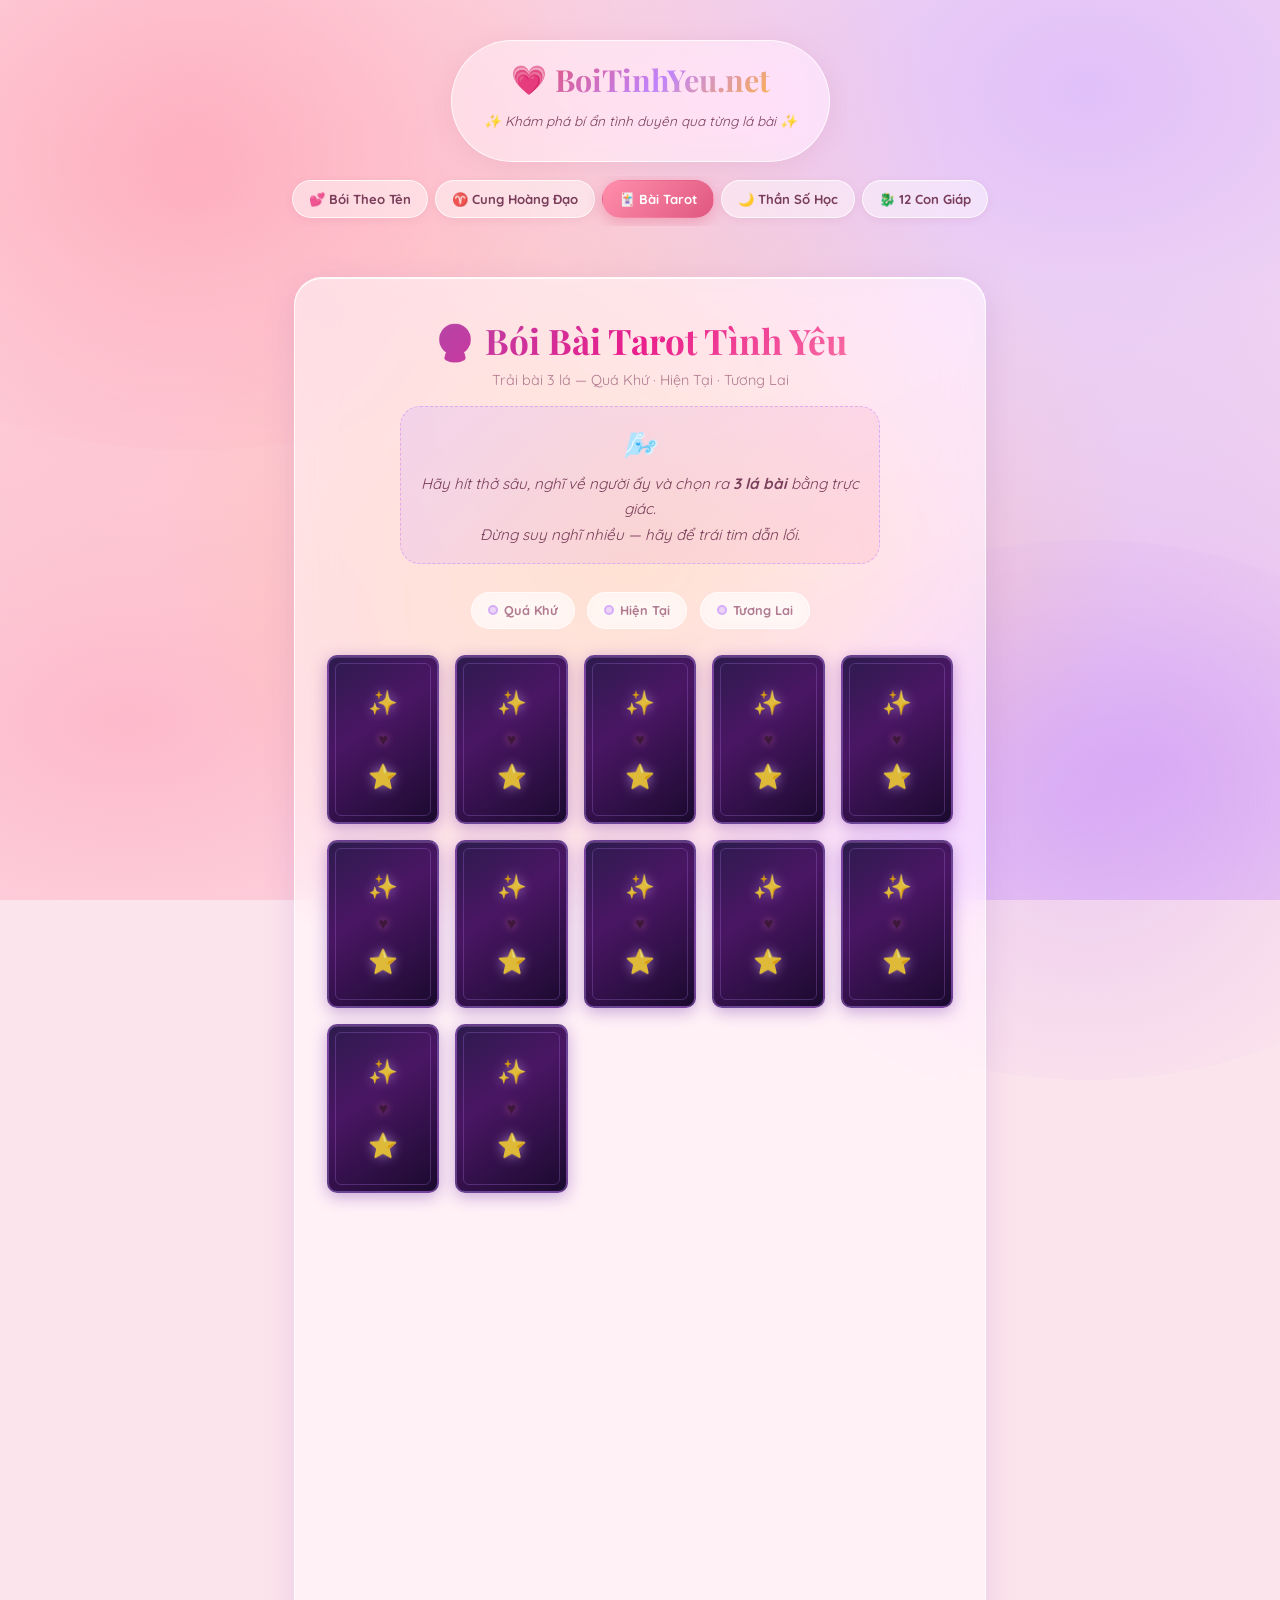
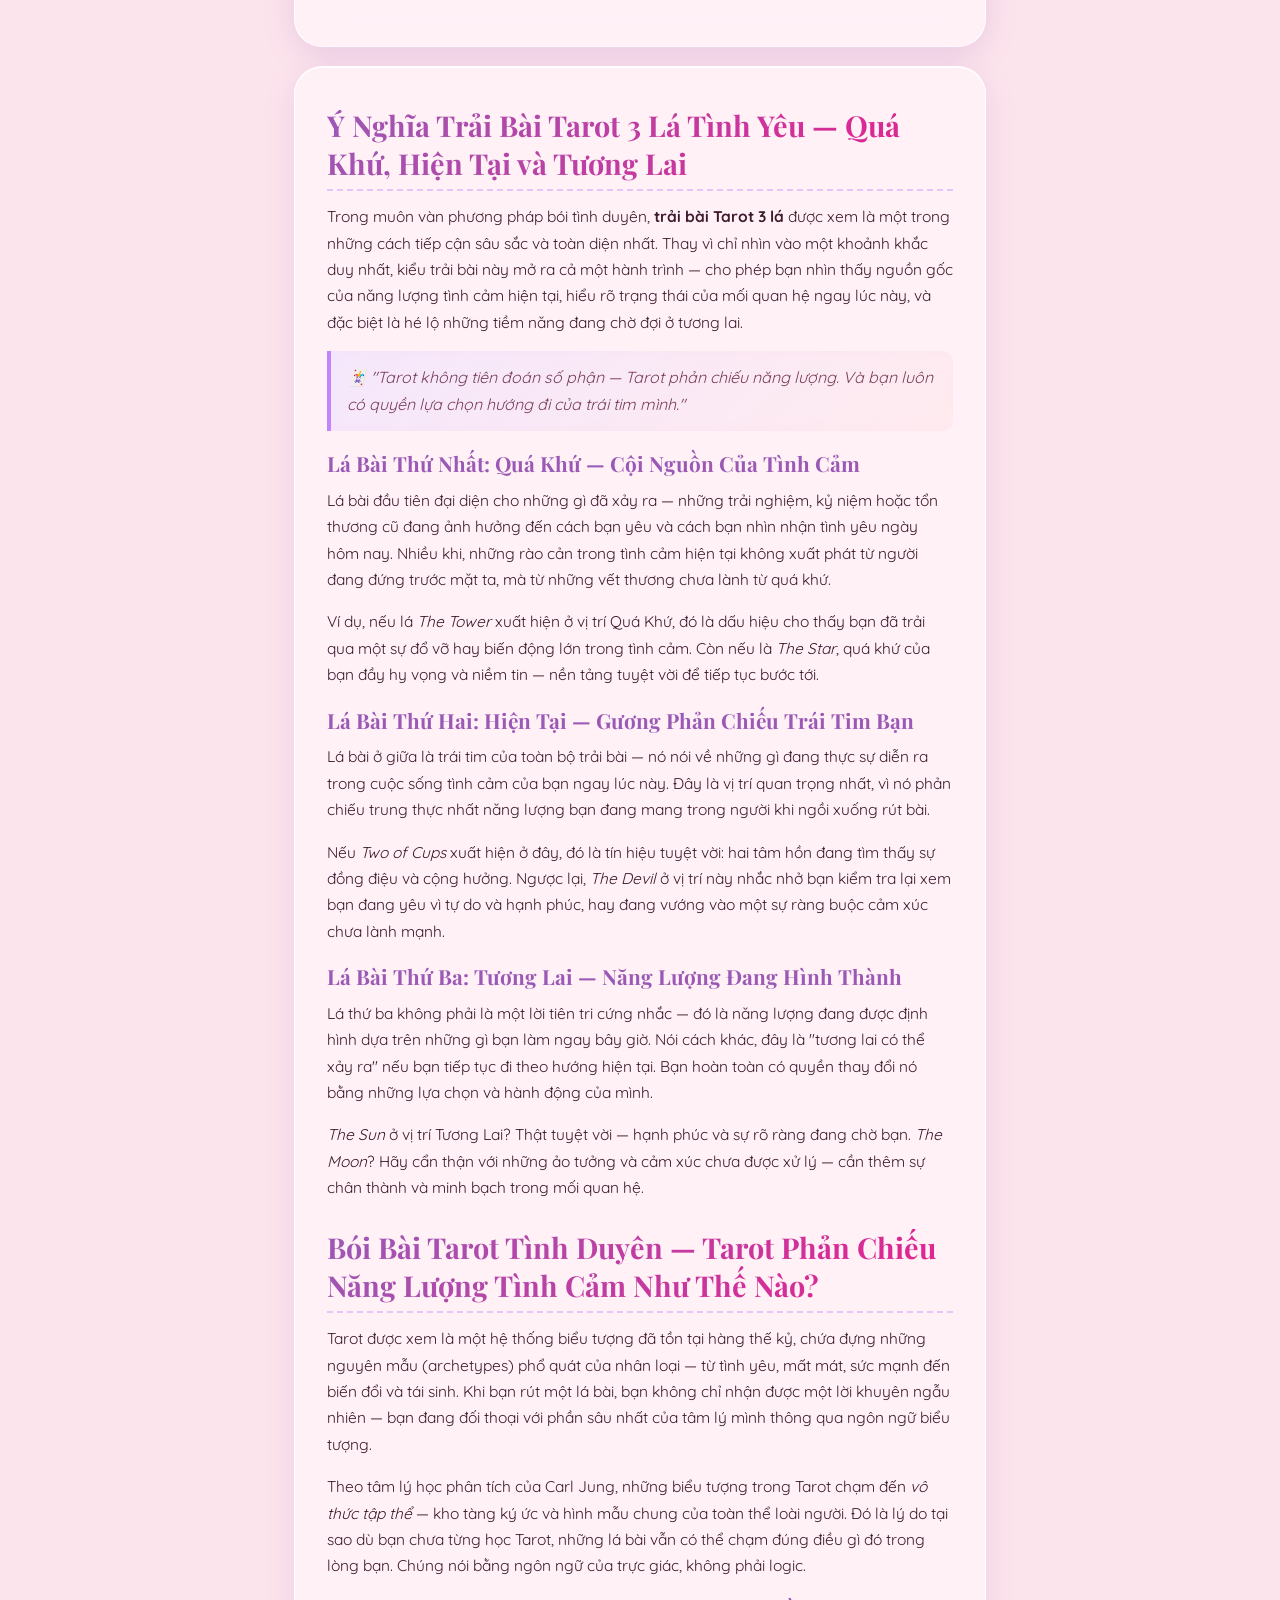
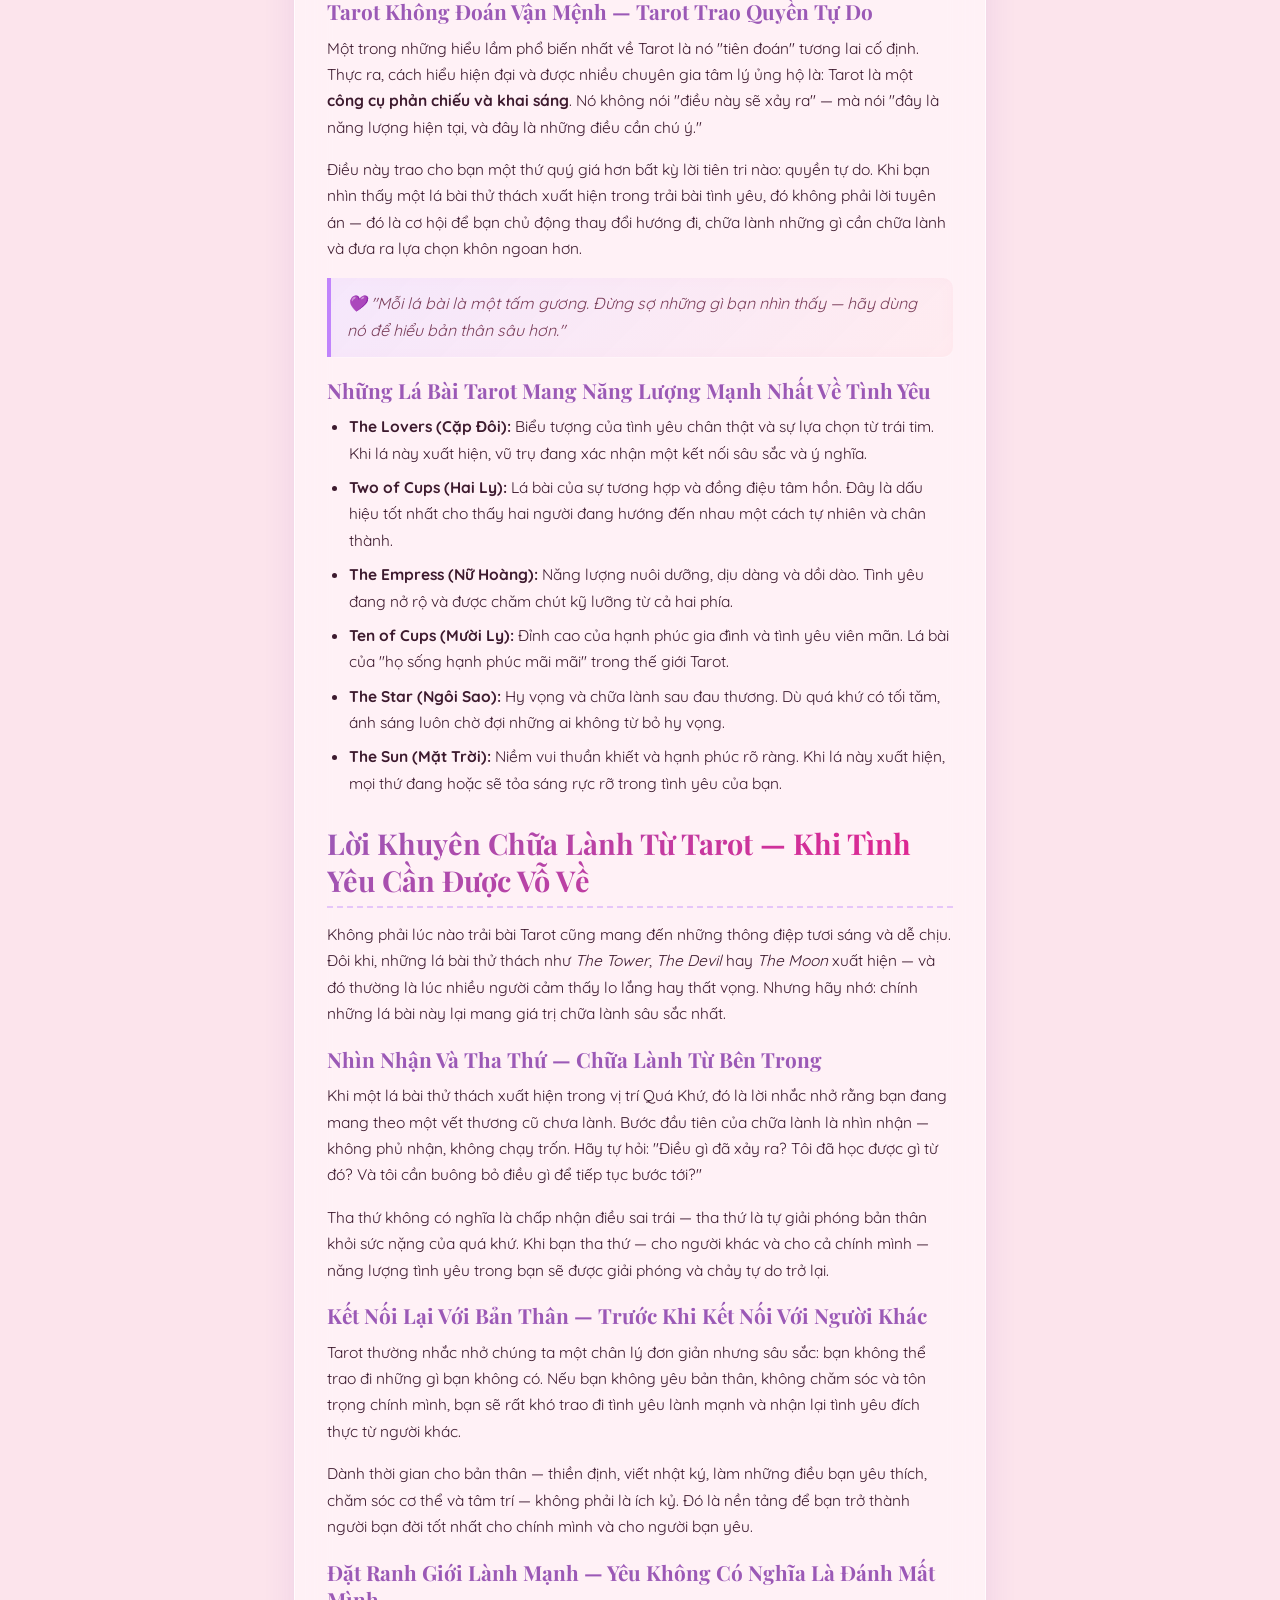
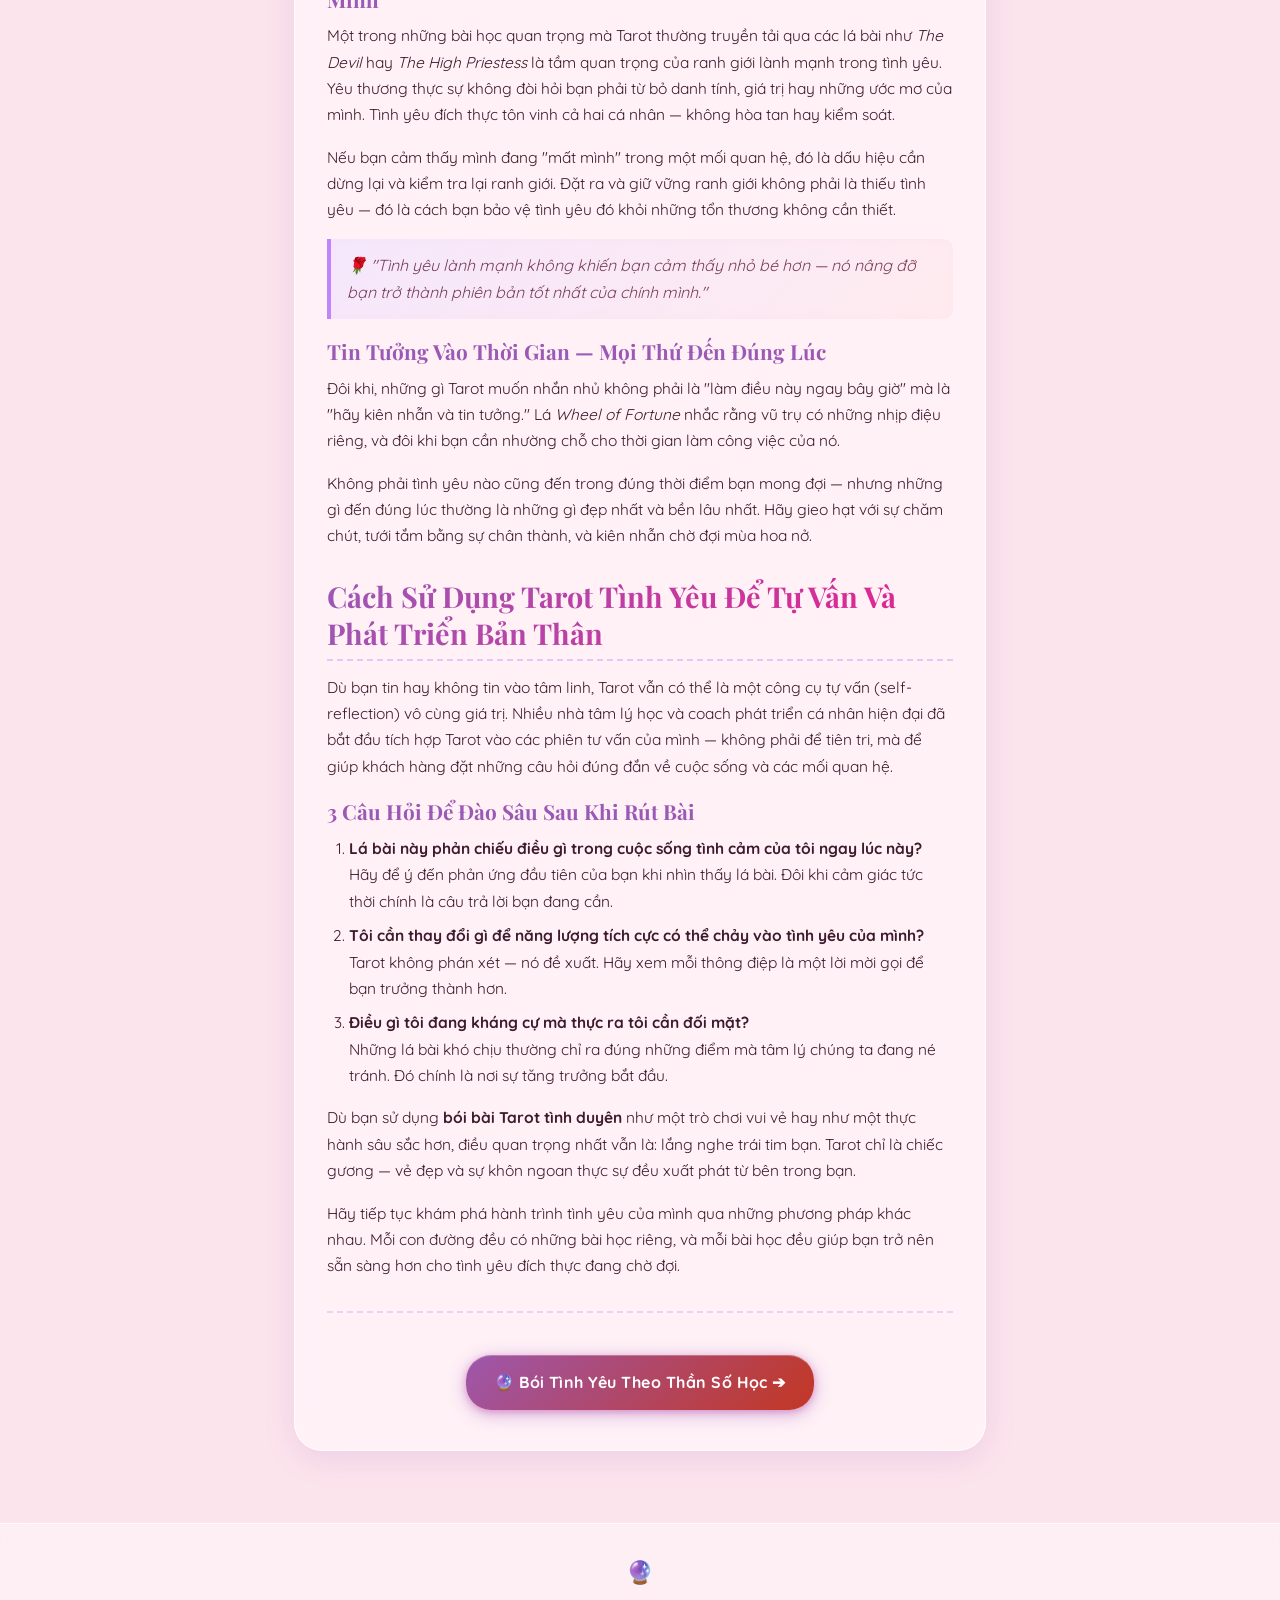
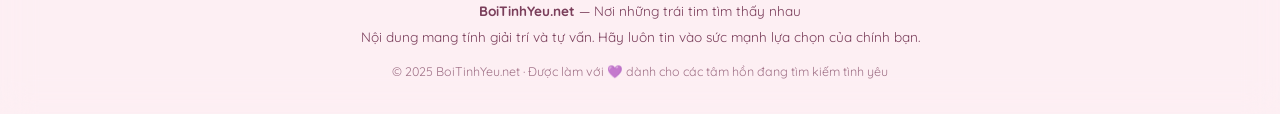
<file: boi-tinh-yeu-bai-tarot.html>
<!DOCTYPE html>
<html lang="vi">
<head>
  <meta charset="UTF-8" />
  <meta name="viewport" content="width=device-width, initial-scale=1.0" />
  <meta http-equiv="X-UA-Compatible" content="IE=edge" />

  <!-- ===== SEO Meta Tags ===== -->
  <title>Bói Bài Tarot Tình Yêu - Rút 3 Lá Bài Giải Mã Tình Duyên</title>
  <meta name="description" content="Bói bài Tarot tình yêu miễn phí – Rút 3 lá bài Tarot để giải mã Quá Khứ, Hiện Tại và Tương Lai tình duyên. Trải bài 3 lá chính xác, trực quan và đầy năng lượng tâm linh." />
  <meta name="keywords" content="bói bài tarot tình yêu, tarot tình duyên, trải bài 3 lá, bói tarot online, giải mã tình cảm tarot, tarot tình yêu miễn phí" />
  <meta name="author" content="BoiTinhYeu.net" />
  <meta name="robots" content="index, follow" />
  <link rel="canonical" href="https://boitinhyeu.net/boi-tinh-yeu-bai-tarot.html" />

  <!-- ===== Open Graph ===== -->
  <meta property="og:type" content="website" />
  <meta property="og:url" content="https://boitinhyeu.net/boi-tinh-yeu-bai-tarot.html" />
  <meta property="og:title" content="Bói Bài Tarot Tình Yêu – Rút 3 Lá Giải Mã Tình Duyên" />
  <meta property="og:description" content="Rút 3 lá bài Tarot để khám phá bí ẩn Quá Khứ – Hiện Tại – Tương Lai trong tình yêu của bạn. Miễn phí và đầy năng lượng!" />
  <meta property="og:image" content="https://boitinhyeu.net/og-image.jpg" />
  <meta property="og:locale" content="vi_VN" />
  <meta property="og:site_name" content="BoiTinhYeu.net" />

  <!-- ===== Twitter Card ===== -->
  <meta name="twitter:card" content="summary_large_image" />
  <meta name="twitter:title" content="Bói Bài Tarot Tình Yêu – Rút 3 Lá Giải Mã Tình Duyên" />
  <meta name="twitter:description" content="Trải bài Tarot 3 lá miễn phí – khám phá Quá Khứ, Hiện Tại và Tương Lai của tình yêu bạn!" />

  <!-- ===== Structured Data (JSON-LD) ===== -->
  <script type="application/ld+json">
  {
    "@context": "https://schema.org",
    "@type": "WebApplication",
    "name": "Bói Bài Tarot Tình Yêu - Trải Bài 3 Lá",
    "url": "https://boitinhyeu.net/boi-tinh-yeu-bai-tarot.html",
    "description": "Công cụ bói bài Tarot tình yêu miễn phí – rút 3 lá bài Tarot để giải mã Quá Khứ, Hiện Tại và Tương Lai tình duyên.",
    "applicationCategory": "Entertainment",
    "operatingSystem": "All",
    "inLanguage": "vi",
    "offers": {
      "@type": "Offer",
      "price": "0",
      "priceCurrency": "VND"
    },
    "publisher": {
      "@type": "Organization",
      "name": "BoiTinhYeu.net",
      "url": "https://boitinhyeu.net/"
    }
  }
  </script>

  <!-- ===== Google Fonts ===== -->
  <link rel="preconnect" href="https://fonts.googleapis.com" />
  <link rel="preconnect" href="https://fonts.gstatic.com" crossorigin />
  <link
    href="https://fonts.googleapis.com/css2?family=Playfair+Display:ital,wght@0,400;0,700;1,400&family=Quicksand:wght@400;500;600;700&display=swap"
    rel="stylesheet"
  />

  <!-- ===== Stylesheets ===== -->
  <link rel="stylesheet" href="css/style.css" />
  <link rel="stylesheet" href="css/tarot.css" />

  <!-- ===== Favicon ===== -->
  <link rel="icon" href="data:image/svg+xml,<svg xmlns=%22http://www.w3.org/2000/svg%22 viewBox=%220 0 100 100%22><text y=%22.9em%22 font-size=%2290%22>💗</text></svg>" />
  <link rel="apple-touch-icon" href="data:image/svg+xml,<svg xmlns=%22http://www.w3.org/2000/svg%22 viewBox=%220 0 100 100%22><text y=%22.9em%22 font-size=%2290%22>💗</text></svg>" />
</head>

<body>

  <!-- ===== Floating Hearts Background ===== -->
  <div class="floating-hearts" aria-hidden="true"></div>

  <!-- ===== HEADER ===== -->
  <header>
    <div class="header-inner">
      <div class="site-logo">
        <span class="logo-icon" aria-hidden="true">💗</span>
        <span class="site-name">BoiTinhYeu.net</span>
      </div>
      <p class="site-tagline">✨ Khám phá bí ẩn tình duyên qua từng lá bài ✨</p>
    </div>
    <nav class="global-nav" aria-label="Menu điều hướng">
      <a href="/" class="nav-pill">💕 Bói Theo Tên</a>
      <a href="boi-tinh-yeu-12-cung-hoang-dao.html" class="nav-pill">♈ Cung Hoàng Đạo</a>
      <a href="boi-tinh-yeu-bai-tarot.html" class="nav-pill active">🃏 Bài Tarot</a>
      <a href="boi-tinh-yeu-than-so-hoc.html" class="nav-pill">🌙 Thần Số Học</a>
      <a href="boi-tinh-yeu-12-con-giap.html" class="nav-pill">🐉 12 Con Giáp</a>
    </nav>
  </header>

  <!-- ===== MAIN ===== -->
  <main>

    <!-- ============================================
         SECTION 1: CÔNG CỤ BÓI TAROT
         ============================================ -->
    <section class="tarot-section" aria-labelledby="tarotHeading">

      <h1 id="tarotHeading" class="tarot-title">🔮 Bói Bài Tarot Tình Yêu</h1>
      <p class="tarot-subtitle">Trải bài 3 lá — Quá Khứ · Hiện Tại · Tương Lai</p>

      <!-- Breathing instruction -->
      <div class="tarot-breathe" role="note">
        <span aria-hidden="true">🌬️</span>
        Hãy hít thở sâu, nghĩ về người ấy và chọn ra <strong>3 lá bài</strong> bằng trực giác.<br>
        Đừng suy nghĩ nhiều — hãy để trái tim dẫn lối.
      </div>

      <!-- Progress slots -->
      <div class="tarot-progress" role="status" aria-live="polite" aria-label="Trạng thái chọn bài">
        <div class="progress-slot" id="slot0">
          <span class="slot-dot"></span> Quá Khứ
        </div>
        <div class="progress-slot" id="slot1">
          <span class="slot-dot"></span> Hiện Tại
        </div>
        <div class="progress-slot" id="slot2">
          <span class="slot-dot"></span> Tương Lai
        </div>
      </div>

      <!-- Card Deck -->
      <div
        id="cardDeck"
        class="card-deck"
        role="group"
        aria-label="Bộ bài Tarot — hãy chọn 3 lá"
      >
        <!-- Rendered by tarot.js -->
      </div>

      <!-- =============================================
           RESULT AREA
           ============================================= -->
      <div id="tarotResult" aria-live="polite">
        <div class="result-divider" aria-hidden="true">✦ ✦ ✦</div>
        <h2 class="result-heading">✨ Giải Mã Tình Duyên Của Bạn</h2>

        <!-- 3 spread cards -->
        <div id="spreadResult" class="spread-result" role="list"></div>

        <!-- Combined reading -->
        <div class="combined-reading">
          <h3>🔮 Thông Điệp Tổng Hợp</h3>
          <p id="combinedReading"></p>
        </div>

        <!-- CTA + Reset -->
        <div class="cta-wrapper">
          <a href="boi-tinh-yeu-than-so-hoc.html" class="btn-cta-love">
            🌙 Bói Tình Yêu Theo Thần Số Học ➔
          </a>
          <br />
          <button id="resetBtn" class="btn-reset" type="button" aria-label="Rút bài lại từ đầu">
            🔄 Rút Bài Lại
          </button>
        </div>
      </div>

    </section>
    <!-- end tarot-section -->


    <!-- ============================================
         SECTION 2: BÀI VIẾT SEO
         ============================================ -->
    <section class="tarot-article" aria-labelledby="articleHeading">

      <h2 id="articleHeading">Ý Nghĩa Trải Bài Tarot 3 Lá Tình Yêu — Quá Khứ, Hiện Tại và Tương Lai</h2>

      <p>
        Trong muôn vàn phương pháp bói tình duyên, <strong>trải bài Tarot 3 lá</strong> được xem là một trong những cách tiếp cận sâu sắc và toàn diện nhất. Thay vì chỉ nhìn vào một khoảnh khắc duy nhất, kiểu trải bài này mở ra cả một hành trình — cho phép bạn nhìn thấy nguồn gốc của năng lượng tình cảm hiện tại, hiểu rõ trạng thái của mối quan hệ ngay lúc này, và đặc biệt là hé lộ những tiềm năng đang chờ đợi ở tương lai.
      </p>

      <div class="tarot-highlight">
        🃏 <em>"Tarot không tiên đoán số phận — Tarot phản chiếu năng lượng. Và bạn luôn có quyền lựa chọn hướng đi của trái tim mình."</em>
      </div>

      <h3>Lá Bài Thứ Nhất: Quá Khứ — Cội Nguồn Của Tình Cảm</h3>
      <p>
        Lá bài đầu tiên đại diện cho những gì đã xảy ra — những trải nghiệm, kỷ niệm hoặc tổn thương cũ đang ảnh hưởng đến cách bạn yêu và cách bạn nhìn nhận tình yêu ngày hôm nay. Nhiều khi, những rào cản trong tình cảm hiện tại không xuất phát từ người đang đứng trước mặt ta, mà từ những vết thương chưa lành từ quá khứ.
      </p>
      <p>
        Ví dụ, nếu lá <em>The Tower</em> xuất hiện ở vị trí Quá Khứ, đó là dấu hiệu cho thấy bạn đã trải qua một sự đổ vỡ hay biến động lớn trong tình cảm. Còn nếu là <em>The Star</em>, quá khứ của bạn đầy hy vọng và niềm tin — nền tảng tuyệt vời để tiếp tục bước tới.
      </p>

      <h3>Lá Bài Thứ Hai: Hiện Tại — Gương Phản Chiếu Trái Tim Bạn</h3>
      <p>
        Lá bài ở giữa là trái tim của toàn bộ trải bài — nó nói về những gì đang thực sự diễn ra trong cuộc sống tình cảm của bạn ngay lúc này. Đây là vị trí quan trọng nhất, vì nó phản chiếu trung thực nhất năng lượng bạn đang mang trong người khi ngồi xuống rút bài.
      </p>
      <p>
        Nếu <em>Two of Cups</em> xuất hiện ở đây, đó là tín hiệu tuyệt vời: hai tâm hồn đang tìm thấy sự đồng điệu và cộng hưởng. Ngược lại, <em>The Devil</em> ở vị trí này nhắc nhở bạn kiểm tra lại xem bạn đang yêu vì tự do và hạnh phúc, hay đang vướng vào một sự ràng buộc cảm xúc chưa lành mạnh.
      </p>

      <h3>Lá Bài Thứ Ba: Tương Lai — Năng Lượng Đang Hình Thành</h3>
      <p>
        Lá thứ ba không phải là một lời tiên tri cứng nhắc — đó là năng lượng đang được định hình dựa trên những gì bạn làm ngay bây giờ. Nói cách khác, đây là "tương lai có thể xảy ra" nếu bạn tiếp tục đi theo hướng hiện tại. Bạn hoàn toàn có quyền thay đổi nó bằng những lựa chọn và hành động của mình.
      </p>
      <p>
        <em>The Sun</em> ở vị trí Tương Lai? Thật tuyệt vời — hạnh phúc và sự rõ ràng đang chờ bạn. <em>The Moon</em>? Hãy cẩn thận với những ảo tưởng và cảm xúc chưa được xử lý — cần thêm sự chân thành và minh bạch trong mối quan hệ.
      </p>

      <!-- ---- -->
      <h2>Bói Bài Tarot Tình Duyên — Tarot Phản Chiếu Năng Lượng Tình Cảm Như Thế Nào?</h2>

      <p>
        Tarot được xem là một hệ thống biểu tượng đã tồn tại hàng thế kỷ, chứa đựng những nguyên mẫu (archetypes) phổ quát của nhân loại — từ tình yêu, mất mát, sức mạnh đến biến đổi và tái sinh. Khi bạn rút một lá bài, bạn không chỉ nhận được một lời khuyên ngẫu nhiên — bạn đang đối thoại với phần sâu nhất của tâm lý mình thông qua ngôn ngữ biểu tượng.
      </p>
      <p>
        Theo tâm lý học phân tích của Carl Jung, những biểu tượng trong Tarot chạm đến <em>vô thức tập thể</em> — kho tàng ký ức và hình mẫu chung của toàn thể loài người. Đó là lý do tại sao dù bạn chưa từng học Tarot, những lá bài vẫn có thể chạm đúng điều gì đó trong lòng bạn. Chúng nói bằng ngôn ngữ của trực giác, không phải logic.
      </p>

      <h3>Tarot Không Đoán Vận Mệnh — Tarot Trao Quyền Tự Do</h3>
      <p>
        Một trong những hiểu lầm phổ biến nhất về Tarot là nó "tiên đoán" tương lai cố định. Thực ra, cách hiểu hiện đại và được nhiều chuyên gia tâm lý ủng hộ là: Tarot là một <strong>công cụ phản chiếu và khai sáng</strong>. Nó không nói "điều này sẽ xảy ra" — mà nói "đây là năng lượng hiện tại, và đây là những điều cần chú ý."
      </p>
      <p>
        Điều này trao cho bạn một thứ quý giá hơn bất kỳ lời tiên tri nào: quyền tự do. Khi bạn nhìn thấy một lá bài thử thách xuất hiện trong trải bài tình yêu, đó không phải lời tuyên án — đó là cơ hội để bạn chủ động thay đổi hướng đi, chữa lành những gì cần chữa lành và đưa ra lựa chọn khôn ngoan hơn.
      </p>

      <div class="tarot-highlight">
        💜 <em>"Mỗi lá bài là một tấm gương. Đừng sợ những gì bạn nhìn thấy — hãy dùng nó để hiểu bản thân sâu hơn."</em>
      </div>

      <h3>Những Lá Bài Tarot Mang Năng Lượng Mạnh Nhất Về Tình Yêu</h3>
      <ul>
        <li>
          <strong>The Lovers (Cặp Đôi):</strong> Biểu tượng của tình yêu chân thật và sự lựa chọn từ trái tim. Khi lá này xuất hiện, vũ trụ đang xác nhận một kết nối sâu sắc và ý nghĩa.
        </li>
        <li>
          <strong>Two of Cups (Hai Ly):</strong> Lá bài của sự tương hợp và đồng điệu tâm hồn. Đây là dấu hiệu tốt nhất cho thấy hai người đang hướng đến nhau một cách tự nhiên và chân thành.
        </li>
        <li>
          <strong>The Empress (Nữ Hoàng):</strong> Năng lượng nuôi dưỡng, dịu dàng và dồi dào. Tình yêu đang nở rộ và được chăm chút kỹ lưỡng từ cả hai phía.
        </li>
        <li>
          <strong>Ten of Cups (Mười Ly):</strong> Đỉnh cao của hạnh phúc gia đình và tình yêu viên mãn. Lá bài của "họ sống hạnh phúc mãi mãi" trong thế giới Tarot.
        </li>
        <li>
          <strong>The Star (Ngôi Sao):</strong> Hy vọng và chữa lành sau đau thương. Dù quá khứ có tối tăm, ánh sáng luôn chờ đợi những ai không từ bỏ hy vọng.
        </li>
        <li>
          <strong>The Sun (Mặt Trời):</strong> Niềm vui thuần khiết và hạnh phúc rõ ràng. Khi lá này xuất hiện, mọi thứ đang hoặc sẽ tỏa sáng rực rỡ trong tình yêu của bạn.
        </li>
      </ul>

      <!-- ---- -->
      <h2>Lời Khuyên Chữa Lành Từ Tarot — Khi Tình Yêu Cần Được Vỗ Về</h2>

      <p>
        Không phải lúc nào trải bài Tarot cũng mang đến những thông điệp tươi sáng và dễ chịu. Đôi khi, những lá bài thử thách như <em>The Tower</em>, <em>The Devil</em> hay <em>The Moon</em> xuất hiện — và đó thường là lúc nhiều người cảm thấy lo lắng hay thất vọng. Nhưng hãy nhớ: chính những lá bài này lại mang giá trị chữa lành sâu sắc nhất.
      </p>

      <h3>Nhìn Nhận Và Tha Thứ — Chữa Lành Từ Bên Trong</h3>
      <p>
        Khi một lá bài thử thách xuất hiện trong vị trí Quá Khứ, đó là lời nhắc nhở rằng bạn đang mang theo một vết thương cũ chưa lành. Bước đầu tiên của chữa lành là nhìn nhận — không phủ nhận, không chạy trốn. Hãy tự hỏi: "Điều gì đã xảy ra? Tôi đã học được gì từ đó? Và tôi cần buông bỏ điều gì để tiếp tục bước tới?"
      </p>
      <p>
        Tha thứ không có nghĩa là chấp nhận điều sai trái — tha thứ là tự giải phóng bản thân khỏi sức nặng của quá khứ. Khi bạn tha thứ — cho người khác và cho cả chính mình — năng lượng tình yêu trong bạn sẽ được giải phóng và chảy tự do trở lại.
      </p>

      <h3>Kết Nối Lại Với Bản Thân — Trước Khi Kết Nối Với Người Khác</h3>
      <p>
        Tarot thường nhắc nhở chúng ta một chân lý đơn giản nhưng sâu sắc: bạn không thể trao đi những gì bạn không có. Nếu bạn không yêu bản thân, không chăm sóc và tôn trọng chính mình, bạn sẽ rất khó trao đi tình yêu lành mạnh và nhận lại tình yêu đích thực từ người khác.
      </p>
      <p>
        Dành thời gian cho bản thân — thiền định, viết nhật ký, làm những điều bạn yêu thích, chăm sóc cơ thể và tâm trí — không phải là ích kỷ. Đó là nền tảng để bạn trở thành người bạn đời tốt nhất cho chính mình và cho người bạn yêu.
      </p>

      <h3>Đặt Ranh Giới Lành Mạnh — Yêu Không Có Nghĩa Là Đánh Mất Mình</h3>
      <p>
        Một trong những bài học quan trọng mà Tarot thường truyền tải qua các lá bài như <em>The Devil</em> hay <em>The High Priestess</em> là tầm quan trọng của ranh giới lành mạnh trong tình yêu. Yêu thương thực sự không đòi hỏi bạn phải từ bỏ danh tính, giá trị hay những ước mơ của mình. Tình yêu đích thực tôn vinh cả hai cá nhân — không hòa tan hay kiểm soát.
      </p>
      <p>
        Nếu bạn cảm thấy mình đang "mất mình" trong một mối quan hệ, đó là dấu hiệu cần dừng lại và kiểm tra lại ranh giới. Đặt ra và giữ vững ranh giới không phải là thiếu tình yêu — đó là cách bạn bảo vệ tình yêu đó khỏi những tổn thương không cần thiết.
      </p>

      <div class="tarot-highlight">
        🌹 <em>"Tình yêu lành mạnh không khiến bạn cảm thấy nhỏ bé hơn — nó nâng đỡ bạn trở thành phiên bản tốt nhất của chính mình."</em>
      </div>

      <h3>Tin Tưởng Vào Thời Gian — Mọi Thứ Đến Đúng Lúc</h3>
      <p>
        Đôi khi, những gì Tarot muốn nhắn nhủ không phải là "làm điều này ngay bây giờ" mà là "hãy kiên nhẫn và tin tưởng." Lá <em>Wheel of Fortune</em> nhắc rằng vũ trụ có những nhịp điệu riêng, và đôi khi bạn cần nhường chỗ cho thời gian làm công việc của nó.
      </p>
      <p>
        Không phải tình yêu nào cũng đến trong đúng thời điểm bạn mong đợi — nhưng những gì đến đúng lúc thường là những gì đẹp nhất và bền lâu nhất. Hãy gieo hạt với sự chăm chút, tưới tắm bằng sự chân thành, và kiên nhẫn chờ đợi mùa hoa nở.
      </p>

      <!-- ---- -->
      <h2>Cách Sử Dụng Tarot Tình Yêu Để Tự Vấn Và Phát Triển Bản Thân</h2>

      <p>
        Dù bạn tin hay không tin vào tâm linh, Tarot vẫn có thể là một công cụ tự vấn (self-reflection) vô cùng giá trị. Nhiều nhà tâm lý học và coach phát triển cá nhân hiện đại đã bắt đầu tích hợp Tarot vào các phiên tư vấn của mình — không phải để tiên tri, mà để giúp khách hàng đặt những câu hỏi đúng đắn về cuộc sống và các mối quan hệ.
      </p>

      <h3>3 Câu Hỏi Để Đào Sâu Sau Khi Rút Bài</h3>
      <ol>
        <li>
          <strong>Lá bài này phản chiếu điều gì trong cuộc sống tình cảm của tôi ngay lúc này?</strong><br>
          Hãy để ý đến phản ứng đầu tiên của bạn khi nhìn thấy lá bài. Đôi khi cảm giác tức thời chính là câu trả lời bạn đang cần.
        </li>
        <li>
          <strong>Tôi cần thay đổi gì để năng lượng tích cực có thể chảy vào tình yêu của mình?</strong><br>
          Tarot không phán xét — nó đề xuất. Hãy xem mỗi thông điệp là một lời mời gọi để bạn trưởng thành hơn.
        </li>
        <li>
          <strong>Điều gì tôi đang kháng cự mà thực ra tôi cần đối mặt?</strong><br>
          Những lá bài khó chịu thường chỉ ra đúng những điểm mà tâm lý chúng ta đang né tránh. Đó chính là nơi sự tăng trưởng bắt đầu.
        </li>
      </ol>

      <p>
        Dù bạn sử dụng <strong>bói bài Tarot tình duyên</strong> như một trò chơi vui vẻ hay như một thực hành sâu sắc hơn, điều quan trọng nhất vẫn là: lắng nghe trái tim bạn. Tarot chỉ là chiếc gương — vẻ đẹp và sự khôn ngoan thực sự đều xuất phát từ bên trong bạn.
      </p>

      <p>
        Hãy tiếp tục khám phá hành trình tình yêu của mình qua những phương pháp khác nhau. Mỗi con đường đều có những bài học riêng, và mỗi bài học đều giúp bạn trở nên sẵn sàng hơn cho tình yêu đích thực đang chờ đợi.
      </p>

      <!-- CTA cuối bài -->
      <div style="text-align:center; margin-top: 2rem; padding-top: 1.4rem; border-top: 2px dashed rgba(192,132,252,0.3);">
        <a href="boi-tinh-yeu-than-so-hoc.html" class="btn-cta-love">
          🔮 Bói Tình Yêu Theo Thần Số Học ➔
        </a>
      </div>

    </section>
    <!-- end tarot-article -->

  </main>

  <!-- ===== FOOTER ===== -->
  <footer>
    <span class="footer-heart" aria-hidden="true">🔮</span>
    <p><strong>BoiTinhYeu.net</strong> — Nơi những trái tim tìm thấy nhau</p>
    <p>Nội dung mang tính giải trí và tự vấn. Hãy luôn tin vào sức mạnh lựa chọn của chính bạn.</p>
    <p style="margin-top: 0.8rem; font-size: 0.78rem; opacity: 0.7;">
      © 2025 BoiTinhYeu.net · Được làm với 💜 dành cho các tâm hồn đang tìm kiếm tình yêu
    </p>
  </footer>

  <!-- ===== Scroll To Top ===== -->
  <button id="scrollTop" aria-label="Cuộn lên đầu trang" title="Lên đầu trang">↑</button>

  <!-- ===== Scripts ===== -->
  <script src="js/script.js"></script>
  <script src="js/tarot.js"></script>

</body>
</html>
</file>
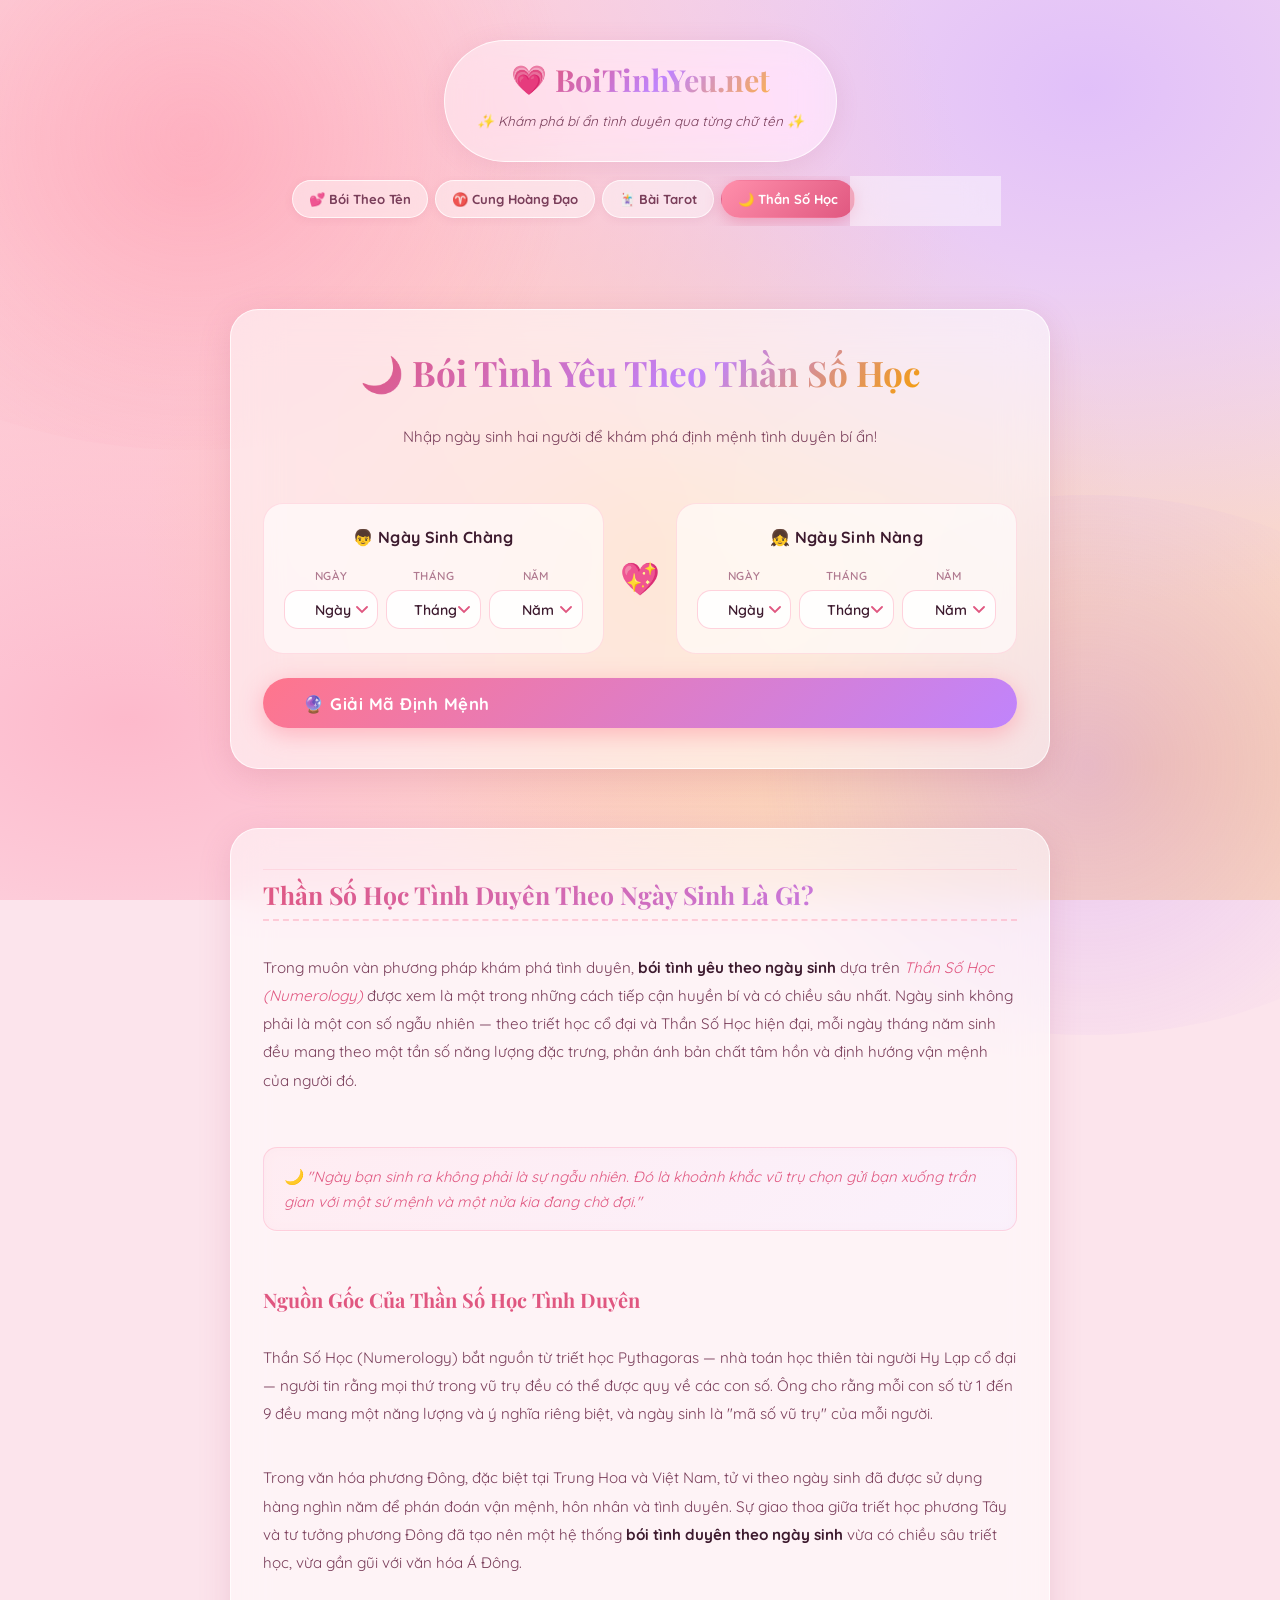
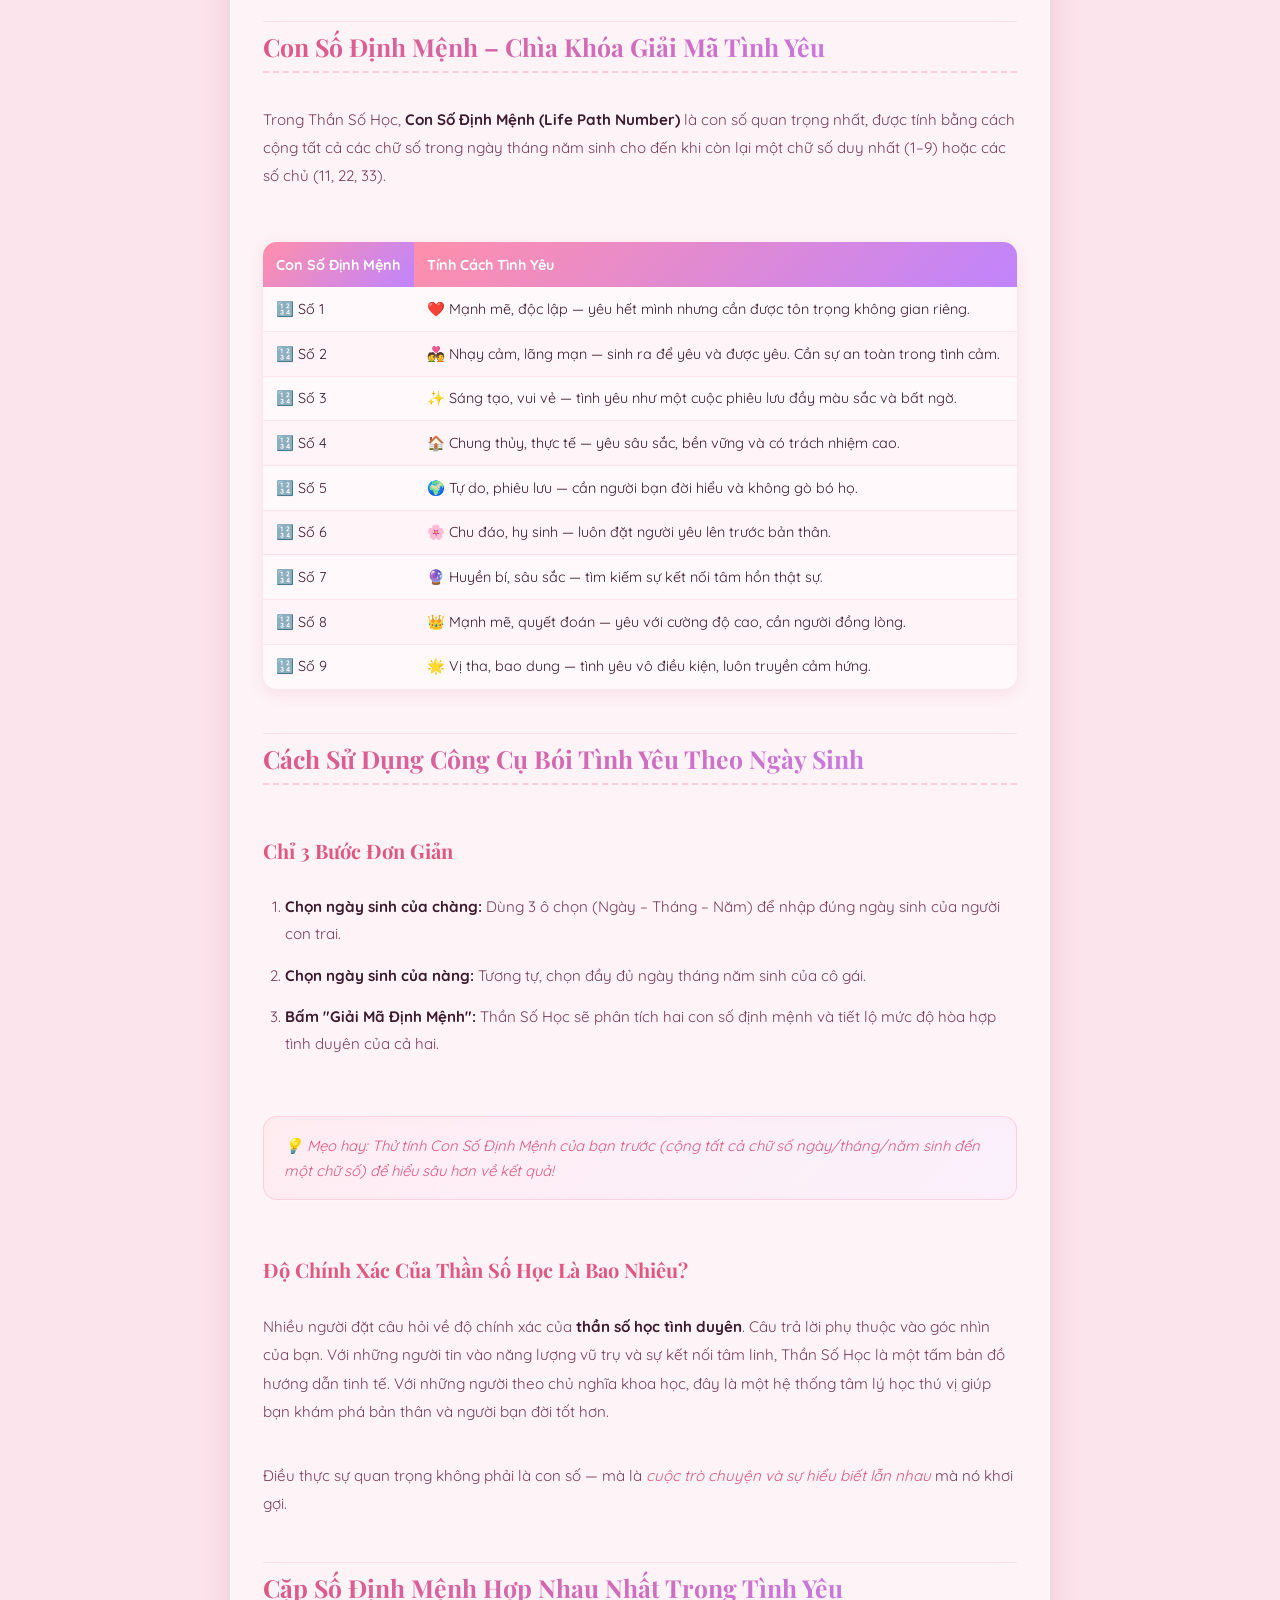
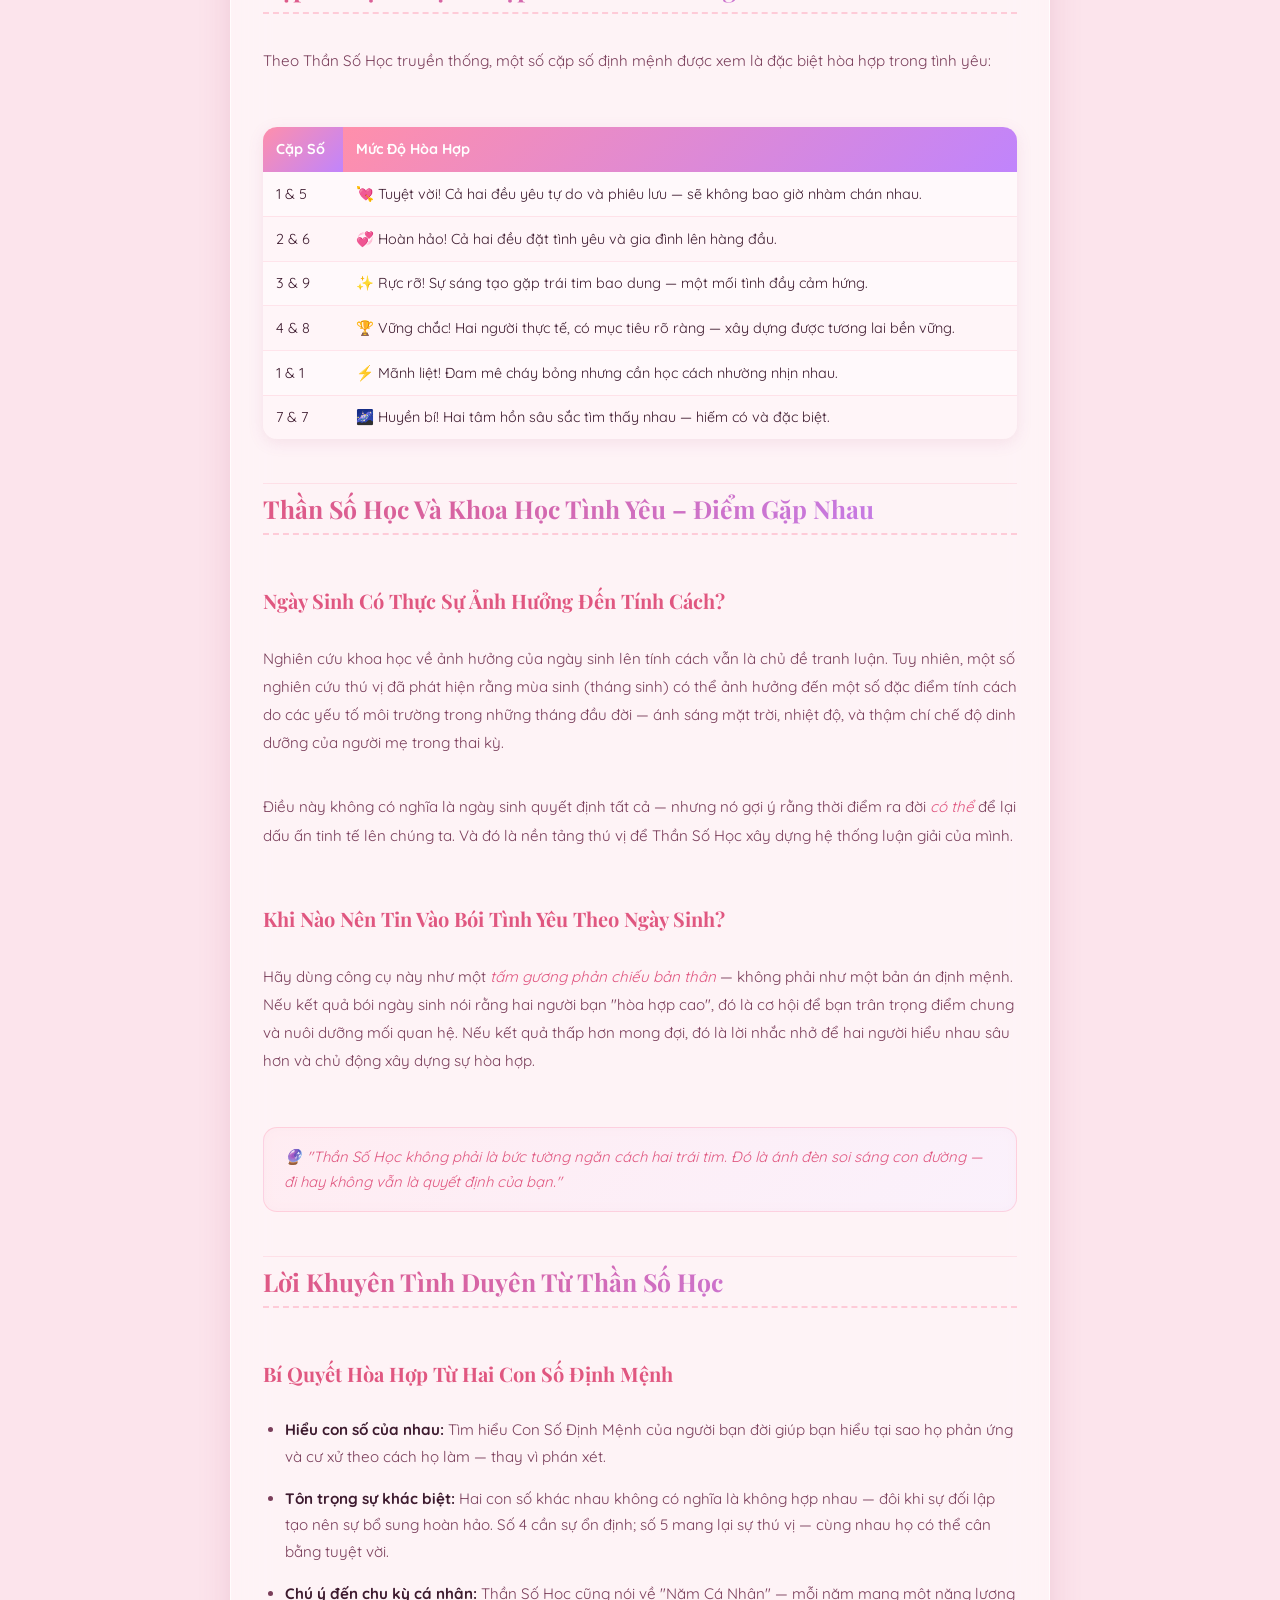
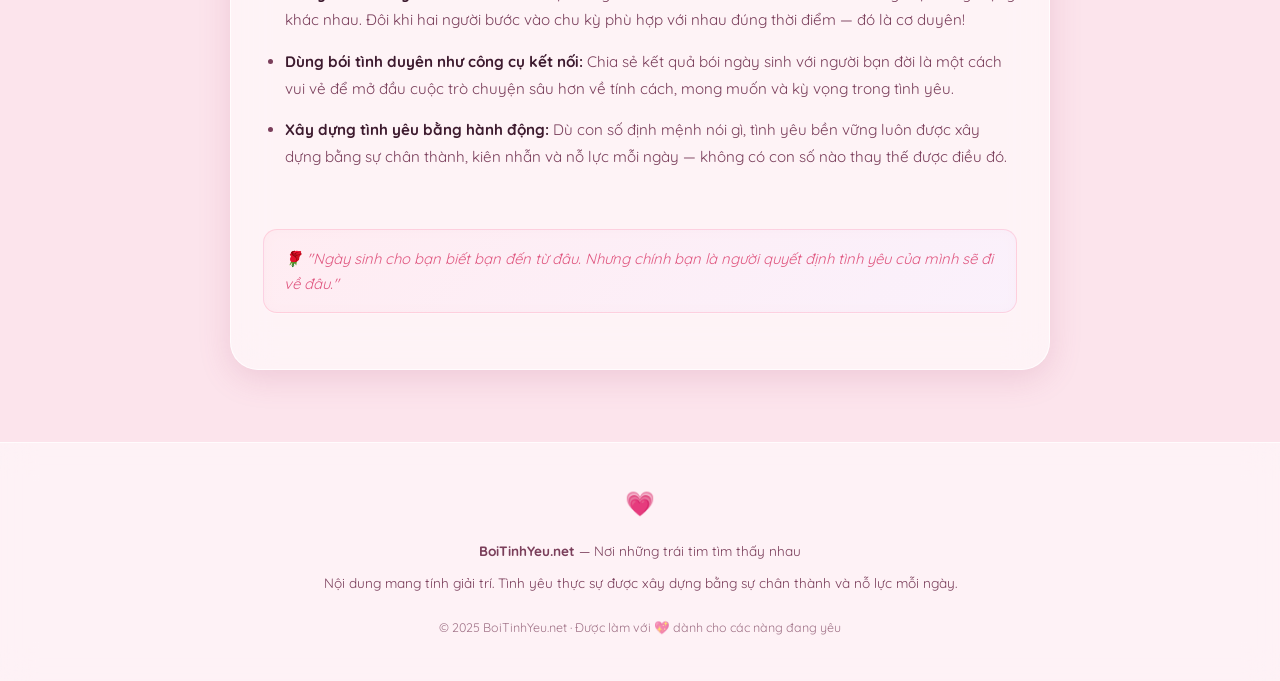
<file: boi-tinh-yeu-than-so-hoc.html>
<!DOCTYPE html>
<html lang="vi">
<head>
  <meta charset="UTF-8" />
  <meta name="viewport" content="width=device-width, initial-scale=1.0" />
  <meta http-equiv="X-UA-Compatible" content="IE=edge" />

  <!-- ===== SEO Meta Tags ===== -->
  <title>Bói Tình Yêu Theo Thần Số Học Tình Duyên | Boitinhyeu.net</title>
  <meta name="description" content="Bói tình yêu theo Thần Số Học ngày sinh miễn phí – Nhập ngày sinh hai người để xem độ hợp nhau. Khám phá định mệnh tình duyên qua con số vũ trụ!" />
  <meta name="keywords" content="bói tình yêu theo ngày sinh, thần số học tình duyên, bói tình duyên ngày sinh, số học tình yêu, bói ngày sinh, tử vi tình yêu, định mệnh tình duyên" />
  <meta name="author" content="BoiTinhYeu.net" />
  <meta name="robots" content="index, follow" />
  <link rel="canonical" href="https://boitinhyeu.net/boi-tinh-yeu-than-so-hoc.html" />

  <!-- ===== Open Graph ===== -->
  <meta property="og:type" content="website" />
  <meta property="og:url" content="https://boitinhyeu.net/boi-tinh-yeu-than-so-hoc.html" />
  <meta property="og:title" content="Bói Tình Yêu Theo Ngày Sinh – Thần Số Học Tình Duyên" />
  <meta property="og:description" content="Nhập ngày sinh của bạn và người ấy để khám phá định mệnh tình duyên. Thần Số Học tình yêu miễn phí, chính xác và lãng mạn!" />
  <meta property="og:image" content="https://boitinhyeu.net/og-image.jpg" />
  <meta property="og:locale" content="vi_VN" />
  <meta property="og:site_name" content="BoiTinhYeu.net" />

  <!-- ===== Twitter Card ===== -->
  <meta name="twitter:card" content="summary_large_image" />
  <meta name="twitter:title" content="Bói Tình Yêu Theo Ngày Sinh – Thần Số Học Tình Duyên" />
  <meta name="twitter:description" content="Bói tình yêu theo ngày sinh miễn phí! Thần Số Học tình duyên – kết quả bí ẩn, lãng mạn." />

  <!-- ===== Structured Data (JSON-LD) ===== -->
  <script type="application/ld+json">
  {
    "@context": "https://schema.org",
    "@type": "WebApplication",
    "name": "Bói Tình Yêu Theo Ngày Sinh",
    "url": "https://boitinhyeu.net/boi-tinh-yeu-than-so-hoc.html",
    "description": "Công cụ bói tình yêu theo ngày sinh miễn phí – Thần Số Học tính độ hợp tình duyên của hai người dựa trên ngày tháng năm sinh.",
    "applicationCategory": "Entertainment",
    "operatingSystem": "All",
    "inLanguage": "vi",
    "offers": {
      "@type": "Offer",
      "price": "0",
      "priceCurrency": "VND"
    },
    "publisher": {
      "@type": "Organization",
      "name": "BoiTinhYeu.net",
      "url": "https://boitinhyeu.net/"
    }
  }
  </script>

  <!-- ===== Google Fonts ===== -->
  <link rel="preconnect" href="https://fonts.googleapis.com" />
  <link rel="preconnect" href="https://fonts.gstatic.com" crossorigin />
  <link
    href="https://fonts.googleapis.com/css2?family=Playfair+Display:ital,wght@0,400;0,700;1,400&family=Quicksand:wght@400;500;600;700&display=swap"
    rel="stylesheet"
  />

  <!-- ===== Stylesheet ===== -->
  <link rel="stylesheet" href="css/style.css" />
  <link rel="stylesheet" href="css/ngaysinh.css" />

  <!-- Favicon -->
  <link rel="icon" href="data:image/svg+xml,<svg xmlns=%22http://www.w3.org/2000/svg%22 viewBox=%220 0 100 100%22><text y=%22.9em%22 font-size=%2290%22>💗</text></svg>" />
  <link rel="apple-touch-icon" href="data:image/svg+xml,<svg xmlns=%22http://www.w3.org/2000/svg%22 viewBox=%220 0 100 100%22><text y=%22.9em%22 font-size=%2290%22>💗</text></svg>" />

  <style>
    /* Xuyên thấu các lớp trang trí không tương tác */
    .floating-hearts,
    body::before,
    body::after {
      pointer-events: none !important;
    }
  </style>
</head>

<body>

  <!-- ===== Floating Hearts Background ===== -->
  <div class="floating-hearts" aria-hidden="true"></div>

  <!-- ===== HEADER ===== -->
  <header>
    <div class="header-inner">
      <div class="site-logo">
        <span class="logo-icon" aria-hidden="true">💗</span>
        <span class="site-name">BoiTinhYeu.net</span>
      </div>
      <p class="site-tagline">✨ Khám phá bí ẩn tình duyên qua từng chữ tên ✨</p>
    </div>
    <nav class="global-nav" aria-label="Menu điều hướng">
      <a href="/" class="nav-pill">💕 Bói Theo Tên</a>
      <a href="boi-tinh-yeu-12-cung-hoang-dao.html" class="nav-pill">♈ Cung Hoàng Đạo</a>
      <a href="boi-tinh-yeu-bai-tarot.html" class="nav-pill">🃏 Bài Tarot</a>
      <a href="boi-tinh-yeu-than-so-hoc.html" class="nav-pill active">🌙 Thần Số Học</a>
      <a href="boi-tinh-yeu-12-con-giap.html" class="nav-pill">🐉 12 Con Giáp</a>
    </nav>
  </header>

  <!-- ===== MAIN ===== -->
  <main>

    <!-- ============================================
         SECTION 1: CÔNG CỤ BÓI TÌNH YÊU NGÀY SINH
         ============================================ -->
    <section class="tool-section" aria-labelledby="toolHeading">

      <h1 id="toolHeading" class="tool-title">🌙 Bói Tình Yêu Theo Thần Số Học</h1>
      <p class="tool-subtitle">Nhập ngày sinh hai người để khám phá định mệnh tình duyên bí ẩn!</p>

      <!-- DOB Row -->
      <div class="dob-row">
        <!-- Chàng -->
        <div class="dob-block">
          <div class="dob-block-label">👦 Ngày Sinh Chàng</div>
          <div class="dob-selects" aria-label="Chọn ngày sinh của chàng">
            <div class="dob-select-wrap">
              <label for="dayA">Ngày</label>
              <select id="dayA" aria-label="Ngày sinh chàng"></select>
            </div>
            <div class="dob-select-wrap">
              <label for="monthA">Tháng</label>
              <select id="monthA" aria-label="Tháng sinh chàng"></select>
            </div>
            <div class="dob-select-wrap">
              <label for="yearA">Năm</label>
              <select id="yearA" aria-label="Năm sinh chàng"></select>
            </div>
          </div>
        </div>

        <!-- Divider -->
        <div class="dob-divider" aria-hidden="true">💖</div>

        <!-- Nàng -->
        <div class="dob-block">
          <div class="dob-block-label">👧 Ngày Sinh Nàng</div>
          <div class="dob-selects" aria-label="Chọn ngày sinh của nàng">
            <div class="dob-select-wrap">
              <label for="dayB">Ngày</label>
              <select id="dayB" aria-label="Ngày sinh nàng"></select>
            </div>
            <div class="dob-select-wrap">
              <label for="monthB">Tháng</label>
              <select id="monthB" aria-label="Tháng sinh nàng"></select>
            </div>
            <div class="dob-select-wrap">
              <label for="yearB">Năm</label>
              <select id="yearB" aria-label="Năm sinh nàng"></select>
            </div>
          </div>
        </div>
      </div>

      <!-- CTA Button -->
      <button
        id="calcBtn"
        class="btn-primary"
        type="button"
        aria-label="Giải mã định mệnh tình duyên theo ngày sinh"
      >
        🔮 Giải Mã Định Mệnh
      </button>

      <!-- Infinity Loader -->
      <div id="infinityLoader">
        <span class="infinity-symbol">∞</span>
        <p class="loading-text">Đang giải mã định mệnh…</p>
      </div>

      <!-- Result Card -->
      <div id="resultCard" role="status" aria-live="polite" aria-atomic="true">

        <!-- Life Path Numbers -->
        <div class="numbers-display">
          <div class="number-badge">
            <span class="person-label">👦 Chàng</span>
            <span class="life-number" id="lifeNumA">–</span>
            <span class="number-name" id="lifeNameA"></span>
          </div>
          <span class="number-vs">vs</span>
          <div class="number-badge">
            <span class="person-label">👧 Nàng</span>
            <span class="life-number" id="lifeNumB">–</span>
            <span class="number-name" id="lifeNameB"></span>
          </div>
        </div>

        <!-- Percent Ring -->
        <div class="percent-ring-wrap">
          <svg viewBox="0 0 160 160" width="160" height="160">
            <defs>
              <linearGradient id="ringGradient" x1="0%" y1="0%" x2="100%" y2="100%">
                <stop offset="0%" stop-color="#ff758c"/>
                <stop offset="50%" stop-color="#c084fc"/>
                <stop offset="100%" stop-color="#f59e0b"/>
              </linearGradient>
            </defs>
            <circle class="ring-bg" cx="80" cy="80" r="64"/>
            <circle class="ring-fill" id="ringFill" cx="80" cy="80" r="64"
              stroke-dasharray="402.12" stroke-dashoffset="402.12"/>
          </svg>
          <div class="ring-center-text">
            <span class="ring-pct" id="ringPct">0%</span>
            <span class="ring-label">Hòa Hợp</span>
          </div>
        </div>

        <!-- Message block -->
        <div class="result-message-block">
          <span class="result-emoji-big" id="resultEmoji"></span>
          <p class="result-title" id="resultTitle"></p>
          <p class="result-analysis" id="resultMessage"></p>
        </div>

        <!-- Dr. Love note -->
        <div class="drlove-note" id="drLoveNote"></div>

        <!-- CTA -->
        <a href="boi-tinh-yeu-12-con-giap.html" class="btn-cta-love">🐉 Bói Tình Yêu 12 Con Giáp</a>

      </div>

    </section>

    <!-- ============================================
         SECTION 2: BÀI VIẾT SEO – THẦN SỐ HỌC NGÀY SINH
         ============================================ -->
    <section class="article-section" aria-labelledby="articleHeading">

      <h2 id="articleHeading">Thần Số Học Tình Duyên Theo Ngày Sinh Là Gì?</h2>

      <p>
        Trong muôn vàn phương pháp khám phá tình duyên, <strong>bói tình yêu theo ngày sinh</strong> dựa trên <em>Thần Số Học (Numerology)</em> được xem là một trong những cách tiếp cận huyền bí và có chiều sâu nhất. Ngày sinh không phải là một con số ngẫu nhiên — theo triết học cổ đại và Thần Số Học hiện đại, mỗi ngày tháng năm sinh đều mang theo một tần số năng lượng đặc trưng, phản ánh bản chất tâm hồn và định hướng vận mệnh của người đó.
      </p>

      <div class="highlight-box">
        🌙 <em>"Ngày bạn sinh ra không phải là sự ngẫu nhiên. Đó là khoảnh khắc vũ trụ chọn gửi bạn xuống trần gian với một sứ mệnh và một nửa kia đang chờ đợi."</em>
      </div>

      <h3>Nguồn Gốc Của Thần Số Học Tình Duyên</h3>
      <p>
        Thần Số Học (Numerology) bắt nguồn từ triết học Pythagoras — nhà toán học thiên tài người Hy Lạp cổ đại — người tin rằng mọi thứ trong vũ trụ đều có thể được quy về các con số. Ông cho rằng mỗi con số từ 1 đến 9 đều mang một năng lượng và ý nghĩa riêng biệt, và ngày sinh là "mã số vũ trụ" của mỗi người.
      </p>
      <p>
        Trong văn hóa phương Đông, đặc biệt tại Trung Hoa và Việt Nam, tử vi theo ngày sinh đã được sử dụng hàng nghìn năm để phán đoán vận mệnh, hôn nhân và tình duyên. Sự giao thoa giữa triết học phương Tây và tư tưởng phương Đông đã tạo nên một hệ thống <strong>bói tình duyên theo ngày sinh</strong> vừa có chiều sâu triết học, vừa gần gũi với văn hóa Á Đông.
      </p>

      <!-- ---- -->
      <h2>Con Số Định Mệnh – Chìa Khóa Giải Mã Tình Yêu</h2>

      <p>
        Trong Thần Số Học, <strong>Con Số Định Mệnh (Life Path Number)</strong> là con số quan trọng nhất, được tính bằng cách cộng tất cả các chữ số trong ngày tháng năm sinh cho đến khi còn lại một chữ số duy nhất (1–9) hoặc các số chủ (11, 22, 33).
      </p>

      <table class="percent-table">
        <thead>
          <tr>
            <th>Con Số Định Mệnh</th>
            <th>Tính Cách Tình Yêu</th>
          </tr>
        </thead>
        <tbody>
          <tr>
            <td>🔢 Số 1</td>
            <td>❤️ Mạnh mẽ, độc lập — yêu hết mình nhưng cần được tôn trọng không gian riêng.</td>
          </tr>
          <tr>
            <td>🔢 Số 2</td>
            <td>💑 Nhạy cảm, lãng mạn — sinh ra để yêu và được yêu. Cần sự an toàn trong tình cảm.</td>
          </tr>
          <tr>
            <td>🔢 Số 3</td>
            <td>✨ Sáng tạo, vui vẻ — tình yêu như một cuộc phiêu lưu đầy màu sắc và bất ngờ.</td>
          </tr>
          <tr>
            <td>🔢 Số 4</td>
            <td>🏠 Chung thủy, thực tế — yêu sâu sắc, bền vững và có trách nhiệm cao.</td>
          </tr>
          <tr>
            <td>🔢 Số 5</td>
            <td>🌍 Tự do, phiêu lưu — cần người bạn đời hiểu và không gò bó họ.</td>
          </tr>
          <tr>
            <td>🔢 Số 6</td>
            <td>🌸 Chu đáo, hy sinh — luôn đặt người yêu lên trước bản thân.</td>
          </tr>
          <tr>
            <td>🔢 Số 7</td>
            <td>🔮 Huyền bí, sâu sắc — tìm kiếm sự kết nối tâm hồn thật sự.</td>
          </tr>
          <tr>
            <td>🔢 Số 8</td>
            <td>👑 Mạnh mẽ, quyết đoán — yêu với cường độ cao, cần người đồng lòng.</td>
          </tr>
          <tr>
            <td>🔢 Số 9</td>
            <td>🌟 Vị tha, bao dung — tình yêu vô điều kiện, luôn truyền cảm hứng.</td>
          </tr>
        </tbody>
      </table>

      <!-- ---- -->
      <h2>Cách Sử Dụng Công Cụ Bói Tình Yêu Theo Ngày Sinh</h2>

      <h3>Chỉ 3 Bước Đơn Giản</h3>
      <ol>
        <li>
          <strong>Chọn ngày sinh của chàng:</strong> Dùng 3 ô chọn (Ngày – Tháng – Năm) để nhập đúng ngày sinh của người con trai.
        </li>
        <li>
          <strong>Chọn ngày sinh của nàng:</strong> Tương tự, chọn đầy đủ ngày tháng năm sinh của cô gái.
        </li>
        <li>
          <strong>Bấm "Giải Mã Định Mệnh":</strong> Thần Số Học sẽ phân tích hai con số định mệnh và tiết lộ mức độ hòa hợp tình duyên của cả hai.
        </li>
      </ol>

      <div class="highlight-box">
        💡 <em>Mẹo hay: Thử tính Con Số Định Mệnh của bạn trước (cộng tất cả chữ số ngày/tháng/năm sinh đến một chữ số) để hiểu sâu hơn về kết quả!</em>
      </div>

      <h3>Độ Chính Xác Của Thần Số Học Là Bao Nhiêu?</h3>
      <p>
        Nhiều người đặt câu hỏi về độ chính xác của <strong>thần số học tình duyên</strong>. Câu trả lời phụ thuộc vào góc nhìn của bạn. Với những người tin vào năng lượng vũ trụ và sự kết nối tâm linh, Thần Số Học là một tấm bản đồ hướng dẫn tinh tế. Với những người theo chủ nghĩa khoa học, đây là một hệ thống tâm lý học thú vị giúp bạn khám phá bản thân và người bạn đời tốt hơn.
      </p>
      <p>
        Điều thực sự quan trọng không phải là con số — mà là <em>cuộc trò chuyện và sự hiểu biết lẫn nhau</em> mà nó khơi gợi.
      </p>

      <!-- ---- -->
      <h2>Cặp Số Định Mệnh Hợp Nhau Nhất Trong Tình Yêu</h2>

      <p>
        Theo Thần Số Học truyền thống, một số cặp số định mệnh được xem là đặc biệt hòa hợp trong tình yêu:
      </p>

      <table class="percent-table">
        <thead>
          <tr>
            <th>Cặp Số</th>
            <th>Mức Độ Hòa Hợp</th>
          </tr>
        </thead>
        <tbody>
          <tr>
            <td>1 &amp; 5</td>
            <td>💘 Tuyệt vời! Cả hai đều yêu tự do và phiêu lưu — sẽ không bao giờ nhàm chán nhau.</td>
          </tr>
          <tr>
            <td>2 &amp; 6</td>
            <td>💞 Hoàn hảo! Cả hai đều đặt tình yêu và gia đình lên hàng đầu.</td>
          </tr>
          <tr>
            <td>3 &amp; 9</td>
            <td>✨ Rực rỡ! Sự sáng tạo gặp trái tim bao dung — một mối tình đầy cảm hứng.</td>
          </tr>
          <tr>
            <td>4 &amp; 8</td>
            <td>🏆 Vững chắc! Hai người thực tế, có mục tiêu rõ ràng — xây dựng được tương lai bền vững.</td>
          </tr>
          <tr>
            <td>1 &amp; 1</td>
            <td>⚡ Mãnh liệt! Đam mê cháy bỏng nhưng cần học cách nhường nhịn nhau.</td>
          </tr>
          <tr>
            <td>7 &amp; 7</td>
            <td>🌌 Huyền bí! Hai tâm hồn sâu sắc tìm thấy nhau — hiếm có và đặc biệt.</td>
          </tr>
        </tbody>
      </table>

      <!-- ---- -->
      <h2>Thần Số Học Và Khoa Học Tình Yêu – Điểm Gặp Nhau</h2>

      <h3>Ngày Sinh Có Thực Sự Ảnh Hưởng Đến Tính Cách?</h3>
      <p>
        Nghiên cứu khoa học về ảnh hưởng của ngày sinh lên tính cách vẫn là chủ đề tranh luận. Tuy nhiên, một số nghiên cứu thú vị đã phát hiện rằng mùa sinh (tháng sinh) có thể ảnh hưởng đến một số đặc điểm tính cách do các yếu tố môi trường trong những tháng đầu đời — ánh sáng mặt trời, nhiệt độ, và thậm chí chế độ dinh dưỡng của người mẹ trong thai kỳ.
      </p>
      <p>
        Điều này không có nghĩa là ngày sinh quyết định tất cả — nhưng nó gợi ý rằng thời điểm ra đời <em>có thể</em> để lại dấu ấn tinh tế lên chúng ta. Và đó là nền tảng thú vị để Thần Số Học xây dựng hệ thống luận giải của mình.
      </p>

      <h3>Khi Nào Nên Tin Vào Bói Tình Yêu Theo Ngày Sinh?</h3>
      <p>
        Hãy dùng công cụ này như một <em>tấm gương phản chiếu bản thân</em> — không phải như một bản án định mệnh. Nếu kết quả bói ngày sinh nói rằng hai người bạn "hòa hợp cao", đó là cơ hội để bạn trân trọng điểm chung và nuôi dưỡng mối quan hệ. Nếu kết quả thấp hơn mong đợi, đó là lời nhắc nhở để hai người hiểu nhau sâu hơn và chủ động xây dựng sự hòa hợp.
      </p>

      <div class="highlight-box">
        🔮 <em>"Thần Số Học không phải là bức tường ngăn cách hai trái tim. Đó là ánh đèn soi sáng con đường — đi hay không vẫn là quyết định của bạn."</em>
      </div>

      <!-- ---- -->
      <h2>Lời Khuyên Tình Duyên Từ Thần Số Học</h2>

      <h3>Bí Quyết Hòa Hợp Từ Hai Con Số Định Mệnh</h3>
      <ul>
        <li>
          <strong>Hiểu con số của nhau:</strong> Tìm hiểu Con Số Định Mệnh của người bạn đời giúp bạn hiểu tại sao họ phản ứng và cư xử theo cách họ làm — thay vì phán xét.
        </li>
        <li>
          <strong>Tôn trọng sự khác biệt:</strong> Hai con số khác nhau không có nghĩa là không hợp nhau — đôi khi sự đối lập tạo nên sự bổ sung hoàn hảo. Số 4 cần sự ổn định; số 5 mang lại sự thú vị — cùng nhau họ có thể cân bằng tuyệt vời.
        </li>
        <li>
          <strong>Chú ý đến chu kỳ cá nhân:</strong> Thần Số Học cũng nói về "Năm Cá Nhân" — mỗi năm mang một năng lượng khác nhau. Đôi khi hai người bước vào chu kỳ phù hợp với nhau đúng thời điểm — đó là cơ duyên!
        </li>
        <li>
          <strong>Dùng bói tình duyên như công cụ kết nối:</strong> Chia sẻ kết quả bói ngày sinh với người bạn đời là một cách vui vẻ để mở đầu cuộc trò chuyện sâu hơn về tính cách, mong muốn và kỳ vọng trong tình yêu.
        </li>
        <li>
          <strong>Xây dựng tình yêu bằng hành động:</strong> Dù con số định mệnh nói gì, tình yêu bền vững luôn được xây dựng bằng sự chân thành, kiên nhẫn và nỗ lực mỗi ngày — không có con số nào thay thế được điều đó.
        </li>
      </ul>

      <div class="highlight-box">
        🌹 <em>"Ngày sinh cho bạn biết bạn đến từ đâu. Nhưng chính bạn là người quyết định tình yêu của mình sẽ đi về đâu."</em>
      </div>

    </section>
    <!-- end article-section -->

  </main>

  <!-- ===== FOOTER ===== -->
  <footer>
    <span class="footer-heart" aria-hidden="true">💗</span>
    <p><strong>BoiTinhYeu.net</strong> — Nơi những trái tim tìm thấy nhau</p>
    <p>Nội dung mang tính giải trí. Tình yêu thực sự được xây dựng bằng sự chân thành và nỗ lực mỗi ngày.</p>
    <p style="margin-top: 0.8rem; font-size: 0.78rem; opacity: 0.7;">
      © 2025 BoiTinhYeu.net · Được làm với 💖 dành cho các nàng đang yêu
    </p>
  </footer>

  <!-- ===== Scroll To Top ===== -->
  <button id="scrollTop" aria-label="Cuộn lên đầu trang" title="Lên đầu trang">↑</button>

  <!-- ===== Script ===== -->
  <script src="js/ngaysinh.js"></script>

</body>
</html>
</file>
<file: css/style.css>
/* ===================================================
   boitinhyeu.net — CSS Style Sheet v2.0
   Glassmorphism + Mesh Gradient + Liquid Heart
   Mobile-first Design
   =================================================== */

/* --- Reset & Base --- */
*, *::before, *::after {
  box-sizing: border-box;
  margin: 0;
  padding: 0;
}

:root {
  --pink-soft:    #ffd6e0;
  --pink-main:    #ff8fab;
  --pink-dark:    #e05780;
  --pink-ruby:    #c9184a;
  --lavender:     #d8b4fe;
  --lavender-mid: #c084fc;
  --peach:        #ffb347;
  --peach-light:  #ffe5cc;
  --cream:        #fff8f2;
  --white:        #ffffff;
  --text-dark:    #3d1a2e;
  --text-mid:     #7a3e5a;
  --text-light:   #b07a90;
  --glass-bg:     rgba(255, 255, 255, 0.55);
  --glass-border: rgba(255, 255, 255, 0.75);
  --glass-shadow: 0 8px 32px rgba(180, 80, 120, 0.18);
  --radius-lg:    28px;
  --radius-md:    20px;
  --radius-sm:    14px;
  --radius-xs:    10px;
}

html {
  font-size: 16px;
  scroll-behavior: smooth;
}

/* ===================================================
   MESH GRADIENT BACKGROUND
   =================================================== */
body {
  font-family: 'Quicksand', sans-serif;
  color: var(--text-dark);
  line-height: 1.7;
  min-height: 100vh;
  position: relative;
  overflow-x: hidden;

  /* Mesh gradient nền */
  background-color: #fce4ec;
  background-image:
    radial-gradient(ellipse at 15% 20%, rgba(255, 182, 193, 0.85) 0%, transparent 50%),
    radial-gradient(ellipse at 85% 10%, rgba(216, 180, 254, 0.75) 0%, transparent 45%),
    radial-gradient(ellipse at 50% 60%, rgba(255, 179, 71, 0.35) 0%, transparent 55%),
    radial-gradient(ellipse at 10% 80%, rgba(255, 143, 171, 0.5) 0%, transparent 45%),
    radial-gradient(ellipse at 90% 85%, rgba(192, 132, 252, 0.5) 0%, transparent 45%);
  background-attachment: fixed;
}

/* Animated mesh blobs */
body::before {
  content: '';
  position: fixed;
  top: -20%;
  left: -20%;
  width: 70%;
  height: 70%;
  border-radius: 50%;
  background: radial-gradient(circle, rgba(255, 143, 171, 0.3) 0%, transparent 70%);
  animation: blobFloat1 12s ease-in-out infinite;
  pointer-events: none;
  z-index: -1;
}

body::after {
  content: '';
  position: fixed;
  bottom: -20%;
  right: -15%;
  width: 60%;
  height: 60%;
  border-radius: 50%;
  background: radial-gradient(circle, rgba(192, 132, 252, 0.25) 0%, transparent 70%);
  animation: blobFloat2 15s ease-in-out infinite;
  pointer-events: none;
  z-index: -1;
}

@keyframes blobFloat1 {
  0%, 100% { transform: translate(0, 0) scale(1); }
  33%       { transform: translate(5%, 8%) scale(1.05); }
  66%       { transform: translate(-3%, 5%) scale(0.97); }
}

@keyframes blobFloat2 {
  0%, 100% { transform: translate(0, 0) scale(1); }
  40%       { transform: translate(-6%, -5%) scale(1.08); }
  70%       { transform: translate(4%, -3%) scale(0.95); }
}

/* --- Typography --- */
h1, h2, h3, h4 {
  font-family: 'Playfair Display', serif;
  color: var(--text-dark);
  line-height: 1.3;
}

h1 { font-size: clamp(1.5rem, 5vw, 2.2rem); }
h2 { font-size: clamp(1.2rem, 4vw, 1.8rem); }
h3 { font-size: clamp(1rem, 3.5vw, 1.3rem); }

p { margin-bottom: 1rem; }
a { color: var(--pink-dark); text-decoration: none; }
a:hover { text-decoration: underline; }

/* ===================================================
   GLASSMORPHISM CARD MIXIN
   =================================================== */
.glass-card {
  background: var(--glass-bg);
  backdrop-filter: blur(16px) saturate(1.4);
  -webkit-backdrop-filter: blur(16px) saturate(1.4);
  border: 1.5px solid var(--glass-border);
  box-shadow: var(--glass-shadow);
}

/* ===================================================
   HEADER
   =================================================== */
header {
  text-align: center;
  padding: 2rem 1rem 1.5rem;
  position: relative;
  z-index: 1;
}

.header-inner {
  display: inline-block;
  background: rgba(255, 255, 255, 0.45);
  backdrop-filter: blur(20px) saturate(1.5);
  -webkit-backdrop-filter: blur(20px) saturate(1.5);
  border: 1.5px solid rgba(255, 255, 255, 0.8);
  box-shadow: 0 4px 24px rgba(180, 80, 120, 0.12);
  border-radius: 99px;
  padding: 0.8rem 2rem;
}

.site-logo {
  display: inline-flex;
  align-items: center;
  gap: 0.5rem;
  margin-bottom: 0.2rem;
}

.logo-icon {
  font-size: 1.8rem;
  animation: float 3s ease-in-out infinite;
}

.site-name {
  font-family: 'Playfair Display', serif;
  font-size: clamp(1.4rem, 5vw, 1.9rem);
  font-weight: 700;
  background: linear-gradient(135deg, var(--pink-dark), var(--lavender-mid), var(--peach));
  -webkit-background-clip: text;
  -webkit-text-fill-color: transparent;
  background-clip: text;
}

.site-tagline {
  font-size: 0.85rem;
  color: var(--text-mid);
  font-style: italic;
}

/* ===================================================
   HEADER INNER WRAPPER (logo block)
   =================================================== */
.header-inner {
  display: inline-block;
  background: rgba(255, 255, 255, 0.45);
  backdrop-filter: blur(20px) saturate(1.5);
  -webkit-backdrop-filter: blur(20px) saturate(1.5);
  border: 1.5px solid rgba(255, 255, 255, 0.8);
  box-shadow: 0 4px 24px rgba(180, 80, 120, 0.12);
  border-radius: 99px;
  padding: 0.8rem 2rem;
  margin-bottom: 0.9rem;
}

/* ===================================================
   GLOBAL NAV — Pill Menu
   =================================================== */
.global-nav {
  display: flex;
  flex-wrap: nowrap;
  gap: 0.45rem;
  justify-content: center;
  overflow-x: auto;
  -webkit-overflow-scrolling: touch;
  padding: 0.25rem 0.5rem 0.5rem;
  scrollbar-width: none;       /* Firefox */
  -ms-overflow-style: none;    /* IE/Edge */
}

.global-nav::-webkit-scrollbar {
  display: none;               /* Chrome/Safari */
}

.nav-pill {
  display: inline-flex;
  align-items: center;
  gap: 0.3rem;
  white-space: nowrap;
  padding: 0.42rem 1rem;
  background: rgba(255, 255, 255, 0.45);
  backdrop-filter: blur(12px);
  -webkit-backdrop-filter: blur(12px);
  border: 1.5px solid rgba(255, 255, 255, 0.75);
  border-radius: 99px;
  font-family: 'Quicksand', sans-serif;
  font-size: 0.82rem;
  font-weight: 700;
  color: var(--text-mid);
  text-decoration: none;
  box-shadow: 0 2px 8px rgba(180, 80, 120, 0.1);
  transition: all 0.22s ease;
  flex-shrink: 0;
}

.nav-pill:hover {
  background: rgba(255, 255, 255, 0.7);
  border-color: var(--pink-main);
  color: var(--pink-dark);
  box-shadow: 0 4px 14px rgba(224, 87, 128, 0.25);
  transform: translateY(-2px);
  text-decoration: none;
}

.nav-pill.active {
  background: linear-gradient(135deg, var(--pink-main), var(--pink-dark));
  border-color: transparent;
  color: #fff;
  box-shadow: 0 4px 16px rgba(224, 87, 128, 0.4);
  text-decoration: none;
}

.nav-pill.active:hover {
  color: #fff;
  transform: translateY(-2px);
  box-shadow: 0 6px 20px rgba(224, 87, 128, 0.5);
}

/* ===================================================
   MAIN LAYOUT
   =================================================== */
main {
  max-width: 740px;
  margin: 0 auto;
  padding: 0 1rem 2rem;
  position: relative;
  z-index: 1;
}

/* ===================================================
   TOOL SECTION — Glassmorphism Card
   =================================================== */
.tool-section {
  border-radius: var(--radius-lg);
  padding: 2rem 1.5rem;
  margin: 1.2rem 0;
  background: rgba(255, 255, 255, 0.52);
  backdrop-filter: blur(18px) saturate(1.5);
  -webkit-backdrop-filter: blur(18px) saturate(1.5);
  border: 1.5px solid rgba(255, 255, 255, 0.78);
  box-shadow:
    0 8px 32px rgba(180, 80, 120, 0.14),
    inset 0 1px 0 rgba(255,255,255,0.9);
  /* Đảm bảo form nổi lên trên các lớp trang trí */
  position: relative;
  z-index: 10;
  pointer-events: auto;
}

.tool-title {
  text-align: center;
  margin-bottom: 0.3rem;
  background: linear-gradient(135deg, var(--pink-dark), var(--lavender-mid));
  -webkit-background-clip: text;
  -webkit-text-fill-color: transparent;
  background-clip: text;
}

.tool-subtitle {
  text-align: center;
  font-size: 0.9rem;
  color: var(--text-light);
  margin-bottom: 1.8rem;
}

/* --- Input Row --- */
.input-row {
  display: flex;
  align-items: flex-end;
  gap: 0.8rem;
  margin-bottom: 1.4rem;
  flex-wrap: wrap;
  /* Nổi lên trên các lớp glassmorphism và trang trí */
  position: relative;
  z-index: 100;
  pointer-events: auto;
}

.input-group {
  flex: 1;
  min-width: 120px;
  /* Nổi lên trên để nhận click */
  position: relative;
  z-index: 100;
  pointer-events: auto;
}

.input-group label {
  display: block;
  font-size: 0.78rem;
  font-weight: 700;
  color: var(--text-mid);
  margin-bottom: 0.45rem;
  text-transform: uppercase;
  letter-spacing: 0.07em;
}

.input-group input {
  width: 100%;
  padding: 0.8rem 1.1rem;
  border: 1.5px solid rgba(255, 143, 171, 0.45);
  border-radius: var(--radius-sm);
  font-family: 'Quicksand', sans-serif;
  font-size: 1rem;
  font-weight: 600;
  color: var(--text-dark);
  background: rgba(255, 255, 255, 0.65);
  backdrop-filter: blur(8px);
  -webkit-backdrop-filter: blur(8px);
  outline: none;
  transition: border-color 0.3s, box-shadow 0.3s, background 0.3s;
  /* Nổi lên trên để nhận click */
  position: relative;
  z-index: 100;
  pointer-events: auto;
}

.input-group input::placeholder {
  color: rgba(176, 122, 144, 0.6);
  font-weight: 400;
}

.input-group input:focus {
  border-color: var(--pink-main);
  box-shadow: 0 0 0 4px rgba(255, 143, 171, 0.2), 0 2px 12px rgba(255, 143, 171, 0.15);
  background: rgba(255, 255, 255, 0.85);
}

/* --- Heart Divider --- */
.heart-divider {
  display: flex;
  flex-direction: column;
  align-items: center;
  justify-content: center;
  flex-shrink: 0;
  padding-bottom: 0.1rem;
}

#heartIcon {
  font-size: 1.8rem;
  line-height: 1;
  filter: drop-shadow(0 2px 6px rgba(224, 87, 128, 0.4));
  animation: heartbeatSoft 2s ease-in-out infinite;
}

#heartIcon.beating {
  animation: heartbeat 0.5s ease-in-out infinite;
}

/* --- Button --- */
.btn-primary {
  display: block;
  width: 100%;
  padding: 0.95rem 1.5rem;
  background: linear-gradient(135deg, var(--pink-main) 0%, var(--pink-dark) 50%, var(--lavender-mid) 100%);
  background-size: 200% 200%;
  color: var(--white);
  border: none;
  border-radius: var(--radius-sm);
  font-family: 'Quicksand', sans-serif;
  font-size: 1.05rem;
  font-weight: 700;
  letter-spacing: 0.04em;
  cursor: pointer;
  box-shadow: 0 4px 20px rgba(224, 87, 128, 0.45), 0 1px 0 rgba(255,255,255,0.3) inset;
  transition: transform 0.25s, box-shadow 0.25s, background-position 0.4s;
  background-position: 0% 50%;
}

.btn-primary:hover:not(:disabled) {
  transform: translateY(-3px);
  box-shadow: 0 8px 28px rgba(224, 87, 128, 0.55);
  background-position: 100% 50%;
}

.btn-primary:active:not(:disabled) {
  transform: translateY(-1px);
}

.btn-primary:disabled {
  opacity: 0.65;
  cursor: not-allowed;
  transform: none;
}

/* ===================================================
   RESULT CARD — Glassmorphism
   =================================================== */
#resultCard {
  /* Dùng opacity+visibility thay vì display:none
     → browser luôn render DOM, tránh clip-path bị mất */
  opacity: 0;
  visibility: hidden;
  pointer-events: none;
  margin-top: 1.8rem;
  padding: 1.8rem 1.2rem 1.5rem;
  text-align: center;
  background: rgba(255, 255, 255, 0.5);
  backdrop-filter: blur(20px);
  -webkit-backdrop-filter: blur(20px);
  border: 1.5px solid rgba(255, 255, 255, 0.8);
  border-radius: var(--radius-md);
  box-shadow:
    0 8px 32px rgba(180, 80, 120, 0.15),
    inset 0 1px 0 rgba(255,255,255,0.9);
  /* transition fade-in mượt */
  transition: opacity 0.35s ease, visibility 0.35s ease;
  /* Không dùng animation fadeInUp nữa vì conflict với opacity transition */
}

#resultCard.visible {
  opacity: 1;
  visibility: visible;
  pointer-events: auto;
}

.result-names {
  font-size: 0.95rem;
  color: var(--text-mid);
  margin-bottom: 1.2rem;
  font-weight: 600;
}

.result-names strong {
  color: var(--pink-dark);
}

/* ===================================================
   LIQUID HEART — 3-Layer Architecture
   L1: #heartWaterLayer  → nước + sóng (clip-path)
   L2: .heart-border-svg → viền sắc + glow (trên cùng)
   L3: #heartPctText     → số % (z-index cao nhất)
   =================================================== */

/* --- Wrapper: container căn giữa, chứa 3 lớp --- */
.liquid-heart-wrap {
  position: relative;
  width: 200px;
  height: 200px;
  margin: 0 auto 1rem;
  flex-shrink: 0;
}

/* -----------------------------------------------
   Lớp 1: Nước + Sóng
   clip-path theo clipPath SVG ẩn (id=heartClipPath)
   ----------------------------------------------- */
#heartWaterLayer {
  position: absolute;
  inset: 0;
  /* clip bằng clipPath SVG ẩn — không dùng border/shadow ở đây */
  clip-path: url(#heartClipPath);
  /* Nền hồng nhạt khi chưa có nước */
  background: rgba(255, 214, 224, 0.5);
  overflow: hidden;
  z-index: 1;
}

/* --- Water fill: top = (100 - %) --- */
#waterFill {
  position: absolute;
  left: 0;
  top: 100%;     /* JS: waterFill.style.top = (100-percent)+'%' */
  width: 100%;
  height: 200%;  /* 2× để blob xoay không lộ đáy */
  background: linear-gradient(180deg, #ff6b9d 0%, #c9184a 100%);
  /* không transition ở đây — JS RAF điều khiển từng frame */
}

/* --- Wave blob 1 --- */
#waveBlob {
  position: absolute;
  top: -75%; left: -75%;
  width: 250%; height: 250%;
  background: rgba(255, 255, 255, 0.18);
  border-radius: 42%;
  animation: rotateBlobWave 4s linear infinite;
  transform-origin: center center;
}

/* --- Wave blob 2 (ngược chiều) --- */
#waveBlob2 {
  position: absolute;
  top: -75%; left: -75%;
  width: 250%; height: 250%;
  background: rgba(255, 255, 255, 0.1);
  border-radius: 44%;
  animation: rotateBlobWave 6s linear infinite reverse;
  transform-origin: center center;
}

/* --- Shimmer --- */
#shimmerLayer {
  position: absolute;
  inset: 0;
  background: linear-gradient(
    105deg,
    transparent 30%,
    rgba(255,255,255,0.2) 50%,
    transparent 70%
  );
  pointer-events: none;
}

@keyframes rotateBlobWave {
  0%   { transform: rotate(0deg); }
  100% { transform: rotate(360deg); }
}

/* -----------------------------------------------
   Lớp 2: Viền SVG — position absolute đè trên nước
   Stroke sắc nét, glow mềm, KHÔNG bị clip
   ----------------------------------------------- */
.heart-border-svg {
  position: absolute;
  inset: 0;
  width: 100%;
  height: 100%;
  z-index: 5;
  pointer-events: none;
  /* glow mặc định: nhẹ */
  filter: drop-shadow(0 0 8px rgba(255, 117, 140, 0.55));
  transition: filter 0.4s ease;
  overflow: visible;
}

/* Glow mạnh hơn khi kết quả hoàn thành */
.liquid-heart-wrap.glow-pulse .heart-border-svg {
  filter: drop-shadow(0 0 15px rgba(255, 117, 140, 0.75))
          drop-shadow(0 0 30px rgba(201, 24, 74, 0.4));
}

/* -----------------------------------------------
   Lớp 3: Số % — đè giữa, z-index cao nhất
   ----------------------------------------------- */
#heartPctText {
  position: absolute;
  inset: 0;
  display: flex;
  align-items: center;
  justify-content: center;
  /* đẩy lên chút vì đầu tim cao, đuôi thuôn */
  padding-bottom: 18px;
  font-family: 'Playfair Display', serif;
  font-size: 2.5rem;
  font-weight: 700;
  color: #fff;
  text-shadow: 0 2px 8px rgba(100, 0, 40, 0.5);
  pointer-events: none;
  z-index: 10;
  white-space: nowrap;
  line-height: 1;
  letter-spacing: -0.02em;
  box-sizing: border-box;
}

/* ===================================================
   RESULT MESSAGE
   =================================================== */
.result-message {
  font-size: 0.95rem;
  color: var(--text-dark);
  margin-top: 0.8rem;
  padding: 0 0.2rem;
  line-height: 1.75;
  text-align: left;
}

.result-message b {
  color: var(--pink-dark);
  font-weight: 700;
}

.result-message i {
  color: var(--text-light);
  font-size: 0.88rem;
  display: block;
  margin-top: 0.8rem;
  border-top: 1px dashed rgba(255,143,171,0.35);
  padding-top: 0.7rem;
}

/* ===================================================
   CTA BUTTON — Bói Tarot & Phong Thủy
   =================================================== */
.btn-cta-love {
  display: inline-block;
  margin: 20px auto 0;
  padding: 14px 28px;
  background: linear-gradient(135deg, #9b59b6 0%, #c0392b 50%, #e91e8c 100%);
  background-size: 200% 200%;
  background-position: 0% 50%;
  color: #ffffff !important;
  font-family: 'Quicksand', sans-serif;
  font-size: 1rem;
  font-weight: 700;
  letter-spacing: 0.03em;
  text-decoration: none !important;
  border-radius: 25px;
  border: none;
  box-shadow:
    0 4px 18px rgba(155, 89, 182, 0.45),
    0 2px 6px rgba(233, 30, 140, 0.3),
    inset 0 1px 0 rgba(255, 255, 255, 0.25);
  cursor: pointer;
  transition:
    transform 0.25s ease,
    box-shadow 0.25s ease,
    background-position 0.4s ease;
  text-align: center;
  white-space: nowrap;
}

.btn-cta-love:hover {
  transform: translateY(-3px);
  box-shadow:
    0 8px 28px rgba(155, 89, 182, 0.6),
    0 4px 12px rgba(233, 30, 140, 0.45),
    inset 0 1px 0 rgba(255, 255, 255, 0.3);
  background-position: 100% 50%;
  text-decoration: none !important;
}

.btn-cta-love:active {
  transform: translateY(-1px);
  box-shadow:
    0 4px 14px rgba(155, 89, 182, 0.5),
    0 2px 6px rgba(233, 30, 140, 0.3);
}

.result-message ul {
  margin: 0.5rem 0 0.7rem 0;
  padding-left: 1.3rem;
}

.result-message li {
  margin-bottom: 0.3rem;
  font-size: 0.93rem;
  color: var(--text-dark);
  list-style: none;
  position: relative;
  padding-left: 0.3rem;
}

.result-message li::before {
  content: '✦';
  color: var(--pink-main);
  font-size: 0.6rem;
  position: absolute;
  left: -1rem;
  top: 0.25rem;
}

.result-emoji {
  font-size: 2rem;
  margin-top: 0.5rem;
  display: block;
  animation: float 2.5s ease-in-out infinite;
}

/* ===================================================
   ARTICLE SECTION — Glassmorphism
   =================================================== */
.article-section {
  border-radius: var(--radius-lg);
  padding: 2rem 1.5rem;
  margin: 0 0 1.5rem;
  background: rgba(255, 255, 255, 0.52);
  backdrop-filter: blur(16px) saturate(1.4);
  -webkit-backdrop-filter: blur(16px) saturate(1.4);
  border: 1.5px solid rgba(255, 255, 255, 0.78);
  box-shadow:
    0 8px 32px rgba(180, 80, 120, 0.12),
    inset 0 1px 0 rgba(255,255,255,0.9);
}

.article-section h2 {
  background: linear-gradient(135deg, var(--pink-dark), var(--lavender-mid));
  -webkit-background-clip: text;
  -webkit-text-fill-color: transparent;
  background-clip: text;
  margin: 1.8rem 0 0.8rem;
  padding-bottom: 0.4rem;
  border-bottom: 2px dashed rgba(255, 143, 171, 0.4);
}

.article-section h2:first-child {
  margin-top: 0;
}

.article-section h3 {
  color: var(--text-mid);
  margin: 1.2rem 0 0.6rem;
}

.article-section p {
  color: var(--text-dark);
  font-size: 0.97rem;
}

.article-section ul, .article-section ol {
  padding-left: 1.4rem;
  margin-bottom: 1rem;
}

.article-section li {
  margin-bottom: 0.4rem;
  font-size: 0.97rem;
  color: var(--text-dark);
}

.highlight-box {
  background: linear-gradient(135deg, rgba(255, 240, 245, 0.8), rgba(255, 232, 214, 0.8));
  border-left: 4px solid var(--pink-main);
  border-radius: 0 var(--radius-xs) var(--radius-xs) 0;
  padding: 0.8rem 1rem;
  margin: 1rem 0;
  font-style: italic;
  color: var(--text-mid);
  backdrop-filter: blur(8px);
  -webkit-backdrop-filter: blur(8px);
}

.percent-table {
  width: 100%;
  border-collapse: collapse;
  margin: 1rem 0;
  font-size: 0.9rem;
  border-radius: var(--radius-sm);
  overflow: hidden;
  box-shadow: 0 4px 16px rgba(180, 80, 120, 0.12);
}

.percent-table th {
  background: linear-gradient(135deg, var(--pink-main), var(--lavender-mid));
  color: white;
  padding: 0.65rem 0.8rem;
  text-align: left;
  font-weight: 700;
}

.percent-table td {
  padding: 0.6rem 0.8rem;
  border-bottom: 1px solid rgba(255, 214, 224, 0.6);
  background: rgba(255,255,255,0.5);
}

.percent-table tr:nth-child(even) td {
  background: rgba(255, 245, 248, 0.7);
}

.percent-table tr:last-child td {
  border-bottom: none;
}

/* ===================================================
   FOOTER
   =================================================== */
footer {
  background: rgba(255, 255, 255, 0.4);
  backdrop-filter: blur(16px);
  -webkit-backdrop-filter: blur(16px);
  border-top: 1.5px solid rgba(255, 255, 255, 0.7);
  text-align: center;
  padding: 1.8rem 1rem;
  position: relative;
  z-index: 1;
}

.footer-heart {
  font-size: 1.4rem;
  animation: float 3s ease-in-out infinite;
  display: block;
  margin-bottom: 0.5rem;
}

footer p {
  font-size: 0.85rem;
  color: var(--text-mid);
  margin-bottom: 0.2rem;
}

footer a {
  color: var(--pink-dark);
  font-weight: 600;
}

/* ===================================================
   ANIMATIONS
   =================================================== */
@keyframes heartbeatSoft {
  0%, 100% { transform: scale(1); }
  50%       { transform: scale(1.08); }
}

@keyframes heartbeat {
  0%   { transform: scale(1); }
  14%  { transform: scale(1.35); }
  28%  { transform: scale(1); }
  42%  { transform: scale(1.25); }
  56%  { transform: scale(1); }
  100% { transform: scale(1); }
}

@keyframes float {
  0%, 100% { transform: translateY(0); }
  50%       { transform: translateY(-6px); }
}

@keyframes fadeInUp {
  from { opacity: 0; transform: translateY(24px); }
  to   { opacity: 1; transform: translateY(0); }
}

@keyframes glowPulse {
  0%, 100% { filter: drop-shadow(0 0 10px rgba(201,24,74,0.4)) drop-shadow(0 0 20px rgba(255,143,171,0.2)); }
  50%       { filter: drop-shadow(0 0 24px rgba(201,24,74,0.7)) drop-shadow(0 0 45px rgba(255,143,171,0.45)); }
}

.glow-pulse {
  animation: glowPulse 2s ease-in-out infinite;
}

/* ===================================================
   FLOATING HEARTS BACKGROUND
   =================================================== */
.floating-hearts {
  position: fixed;
  top: 0; left: 0;
  width: 100%; height: 100%;
  pointer-events: none;
  overflow: hidden;
  z-index: 0;
}

.fh {
  position: absolute;
  bottom: -30px;
  opacity: 0;
  animation: riseUp linear infinite;
  filter: blur(0.5px);
}

@keyframes riseUp {
  0%   { transform: translateY(0) rotate(0deg) scale(1); opacity: 0.5; }
  100% { transform: translateY(-110vh) rotate(360deg) scale(0.7); opacity: 0; }
}

/* ===================================================
   SCROLL TOP
   =================================================== */
#scrollTop {
  position: fixed;
  bottom: 1.5rem;
  right: 1.5rem;
  width: 46px; height: 46px;
  border-radius: 50%;
  background: rgba(255, 255, 255, 0.55);
  backdrop-filter: blur(12px);
  -webkit-backdrop-filter: blur(12px);
  border: 1.5px solid rgba(255, 143, 171, 0.5);
  color: var(--pink-dark);
  font-size: 1.2rem;
  font-weight: 700;
  cursor: pointer;
  box-shadow: 0 4px 15px rgba(224, 87, 128, 0.25);
  display: none;
  align-items: center;
  justify-content: center;
  transition: transform 0.2s, box-shadow 0.2s;
  z-index: 100;
}

#scrollTop.show { display: flex; }
#scrollTop:hover { transform: scale(1.1); box-shadow: 0 6px 20px rgba(224, 87, 128, 0.4); }

/* ===================================================
   RESPONSIVE
   =================================================== */
@media (min-width: 540px) {
  .input-row { flex-wrap: nowrap; }
  .tool-section { padding: 2.5rem 2rem; }
  .article-section { padding: 2.5rem 2rem; }
  .liquid-heart-wrap { width: 220px; height: 220px; }
  #heartPctText { font-size: 2.8rem; }
}

@media (min-width: 768px) {
  header { padding: 2.5rem 1rem 2rem; }
  main { padding: 0 1.5rem 3rem; }
}
</file>
<file: css/congiap.css>
/* =============================================
   congiap.css – Bói Tình Yêu 12 Con Giáp
   BoiTinhYeu.net
   ============================================= */

/* ---- REUSE base tokens from style.css ---- */

/* --- Select Row --- */
.giap-row {
  display: flex;
  flex-wrap: wrap;
  gap: 1.5rem;
  justify-content: center;
  align-items: flex-end;
  margin: 2rem 0 1.5rem;
}

.giap-block {
  display: flex;
  flex-direction: column;
  gap: 0.5rem;
  min-width: 160px;
}

.giap-block-label {
  font-family: 'Quicksand', sans-serif;
  font-size: 1rem;
  font-weight: 700;
  color: #9d174d;
  text-align: center;
}

.giap-select {
  appearance: none;
  -webkit-appearance: none;
  background: #fff0f6;
  border: 2px solid #ffb3c6;
  border-radius: 14px;
  padding: 0.65rem 1.1rem;
  font-size: 1.05rem;
  font-family: 'Quicksand', sans-serif;
  font-weight: 600;
  color: #6b21a8;
  cursor: pointer;
  text-align: center;
  transition: border-color 0.2s, box-shadow 0.2s;
}
.giap-select:focus {
  outline: none;
  border-color: #ff758c;
  box-shadow: 0 0 0 3px rgba(255,117,140,0.25);
}

.giap-divider {
  font-size: 2rem;
  line-height: 1;
  padding-bottom: 0.3rem;
  user-select: none;
}

/* --- Result Card --- */
#resultCard {
  display: none;
  margin: 2.5rem auto 0;
  max-width: 640px;
  background: linear-gradient(135deg, #fff0f6 0%, #f3e8ff 100%);
  border: 2px solid #ffb3c6;
  border-radius: 24px;
  padding: 2.2rem 1.8rem;
  box-shadow: 0 8px 32px rgba(255,117,140,0.15);
  animation: fadeUp 0.55s ease;
}
#resultCard.visible {
  display: block;
}

@keyframes fadeUp {
  from { opacity: 0; transform: translateY(20px); }
  to   { opacity: 1; transform: translateY(0); }
}

/* --- Percent Ring --- */
.percent-ring-wrap {
  position: relative;
  width: 170px;
  height: 170px;
  margin: 0 auto 1.5rem;
}
.percent-ring-wrap svg {
  transform: rotate(-90deg);
}
.ring-bg {
  fill: none;
  stroke: #fce7f3;
  stroke-width: 14;
}
.ring-fill {
  fill: none;
  stroke: #ff758c;
  stroke-width: 14;
  stroke-linecap: round;
  stroke-dasharray: 439.82;
  stroke-dashoffset: 439.82;
  transition: stroke-dashoffset 1.2s cubic-bezier(0.4,0,0.2,1),
              stroke 0.4s ease;
}
.ring-center-text {
  position: absolute;
  inset: 0;
  display: flex;
  flex-direction: column;
  align-items: center;
  justify-content: center;
  gap: 0.15rem;
}
.ring-pct {
  font-family: 'Playfair Display', serif;
  font-size: 2.1rem;
  font-weight: 700;
  color: #9d174d;
  line-height: 1;
}
.ring-label {
  font-family: 'Quicksand', sans-serif;
  font-size: 0.78rem;
  font-weight: 600;
  color: #c084fc;
  letter-spacing: 0.05em;
  text-transform: uppercase;
}

/* --- Rel Label Badge --- */
.rel-label {
  display: inline-block;
  margin: 0.5rem auto 1rem;
  padding: 0.35rem 1rem;
  border-radius: 99px;
  font-family: 'Quicksand', sans-serif;
  font-weight: 700;
  font-size: 0.92rem;
  letter-spacing: 0.03em;
}

/* --- Result Title --- */
.result-title {
  font-family: 'Playfair Display', serif;
  font-size: 1.25rem;
  color: #7c3aed;
  text-align: center;
  margin-bottom: 1rem;
  line-height: 1.4;
}

/* --- Analysis text --- */
.result-analysis {
  font-family: 'Quicksand', sans-serif;
  font-size: 1rem;
  color: #4b5563;
  line-height: 1.7;
  text-align: center;
  margin-bottom: 1.2rem;
}

/* --- Dr.Love Note --- */
.drlove-note {
  background: linear-gradient(135deg, #fff0f6, #ede9fe);
  border-left: 4px solid #ff758c;
  border-radius: 0 14px 14px 0;
  padding: 1rem 1.2rem;
  margin: 1.2rem 0;
  font-family: 'Quicksand', sans-serif;
  font-size: 0.95rem;
  color: #5b21b6;
  line-height: 1.65;
}
.drlove-note strong {
  color: #be185d;
}

/* --- Advice Box --- */
.advice-box {
  background: #f0fdf4;
  border: 1.5px solid #86efac;
  border-radius: 14px;
  padding: 0.9rem 1.2rem;
  margin-top: 1rem;
  font-family: 'Quicksand', sans-serif;
  font-size: 0.93rem;
  color: #166534;
  line-height: 1.65;
}
.advice-box::before {
  content: '💡 Lời khuyên: ';
  font-weight: 700;
}

/* --- CTA Button --- */
.btn-cta-love {
  display: block;
  margin: 2rem auto 0;
  text-align: center;
  background: linear-gradient(135deg, #ff758c 0%, #c084fc 60%, #f59e0b 100%);
  color: #fff;
  font-family: 'Quicksand', sans-serif;
  font-weight: 700;
  font-size: 1.05rem;
  text-decoration: none;
  padding: 0.85rem 2rem;
  border-radius: 99px;
  box-shadow: 0 4px 20px rgba(255,117,140,0.35);
  letter-spacing: 0.03em;
  transition: transform 0.2s, box-shadow 0.2s;
}
.btn-cta-love:hover {
  transform: translateY(-2px);
  box-shadow: 0 6px 28px rgba(255,117,140,0.45);
}

/* --- Responsive --- */
@media (max-width: 480px) {
  .giap-row {
    flex-direction: column;
    align-items: center;
  }
  .giap-divider {
    transform: rotate(90deg);
  }
  #resultCard {
    padding: 1.5rem 1rem;
  }
}
</file>
<file: css/tarot.css>
/* ===================================================
   tarot.css — Bói Bài Tarot Tình Yêu
   Glassmorphism + Hiệu ứng Pick (Tick Xanh) + Pastel Dream
   Tối ưu 100% mượt mà trên mọi thiết bị
   =================================================== */

/* ===================================================
   TAROT SECTION
   =================================================== */
.tarot-section {
  border-radius: var(--radius-lg);
  padding: 2rem 1.5rem;
  margin: 1.2rem 0;
  background: rgba(255, 255, 255, 0.52);
  backdrop-filter: blur(18px) saturate(1.5);
  -webkit-backdrop-filter: blur(18px) saturate(1.5);
  border: 1.5px solid rgba(255, 255, 255, 0.78);
  box-shadow: 0 8px 32px rgba(130, 60, 180, 0.15), inset 0 1px 0 rgba(255,255,255,0.9);
}

.tarot-title {
  text-align: center;
  margin-bottom: 0.3rem;
  background: linear-gradient(135deg, #9b59b6, #e91e8c, #ff8fab);
  -webkit-background-clip: text;
  -webkit-text-fill-color: transparent;
  background-clip: text;
}

.tarot-subtitle {
  text-align: center;
  font-size: 0.9rem;
  color: var(--text-light);
  margin-bottom: 0.6rem;
}

/* ===================================================
   BREATHING INSTRUCTION
   =================================================== */
.tarot-breathe {
  text-align: center;
  margin: 0.8rem auto 1.8rem;
  padding: 1rem 1.2rem;
  max-width: 480px;
  background: linear-gradient(135deg, rgba(216, 180, 254, 0.3), rgba(255, 182, 193, 0.3));
  border: 1.5px dashed rgba(192, 132, 252, 0.5);
  border-radius: var(--radius-md);
  font-size: 0.95rem;
  color: var(--text-mid);
  font-style: italic;
  line-height: 1.65;
}

.tarot-breathe span {
  display: block;
  font-size: 1.6rem;
  margin-bottom: 0.4rem;
  animation: float 3s ease-in-out infinite;
}

/* ===================================================
   SELECTION PROGRESS
   =================================================== */
.tarot-progress {
  display: flex;
  justify-content: center;
  gap: 0.8rem;
  margin-bottom: 1.6rem;
  flex-wrap: wrap;
}

.progress-slot {
  display: flex;
  align-items: center;
  gap: 0.35rem;
  padding: 0.42rem 1rem;
  background: rgba(255, 255, 255, 0.45);
  backdrop-filter: blur(10px);
  -webkit-backdrop-filter: blur(10px);
  border: 1.5px solid rgba(255, 255, 255, 0.7);
  border-radius: 99px;
  font-size: 0.8rem;
  font-weight: 700;
  color: var(--text-light);
  transition: all 0.3s ease;
  white-space: nowrap;
}

.progress-slot .slot-dot {
  width: 10px; height: 10px;
  border-radius: 50%;
  background: rgba(192, 132, 252, 0.3);
  border: 2px solid rgba(192, 132, 252, 0.5);
  transition: all 0.3s ease;
  flex-shrink: 0;
}

.progress-slot.filled {
  background: linear-gradient(135deg, rgba(155, 89, 182, 0.15), rgba(233, 30, 140, 0.12));
  border-color: rgba(192, 132, 252, 0.7);
  color: #9b59b6;
}

.progress-slot.filled .slot-dot {
  background: linear-gradient(135deg, #10b981, #059669); /* Đổi chấm slot thành xanh khi chọn */
  border-color: transparent;
  box-shadow: 0 0 6px rgba(16, 185, 129, 0.5);
}

/* ===================================================
   CARD DECK GRID
   =================================================== */
.card-deck {
  display: grid;
  grid-template-columns: repeat(5, 1fr);
  gap: 0.7rem;
  margin-bottom: 1.5rem;
}

@media (min-width: 480px) { .card-deck { gap: 0.9rem; } }
@media (min-width: 640px) { .card-deck { gap: 1rem; } }

/* ===================================================
   TAROT CARD — HIỆU ỨNG PICK (TICK XANH)
   =================================================== */
.card-wrapper {
  cursor: pointer;
  position: relative;
  aspect-ratio: 2/3;
  -webkit-tap-highlight-color: transparent;
  touch-action: manipulation;
  user-select: none;
  transition: transform 0.25s cubic-bezier(0.4, 0, 0.2, 1);
}

.card-inner {
  position: relative;
  width: 100%;
  height: 100%;
  border-radius: var(--radius-xs);
}

/* --- Mặt sau của bài (Luôn hiển thị trên deck) --- */
.card-back {
  position: absolute;
  inset: 0;
  border-radius: var(--radius-xs);
  background: linear-gradient(145deg, #2d1b4e 0%, #4a1664 40%, #1a0a2e 100%);
  border: 2px solid rgba(192, 132, 252, 0.4);
  box-shadow: 0 4px 16px rgba(100, 30, 160, 0.35), inset 0 1px 0 rgba(255, 255, 255, 0.15);
  display: flex;
  align-items: center;
  justify-content: center;
  transition: all 0.3s ease;
  overflow: hidden;
}

.card-back::before {
  content: '';
  position: absolute;
  inset: 6px;
  border: 1.5px solid rgba(192, 132, 252, 0.25);
  border-radius: calc(var(--radius-xs) - 4px);
  transition: border-color 0.3s ease;
}

/* Họa tiết trang trí */
.card-back-art {
  position: absolute;
  inset: 0;
  display: flex;
  align-items: center;
  justify-content: center;
  flex-direction: column;
  gap: 0.2rem;
  pointer-events: none;
  transition: opacity 0.3s ease;
}
.card-back-stars { font-size: 1.5rem; opacity: 0.85; filter: drop-shadow(0 0 6px rgba(216, 180, 254, 0.7)); }
.card-back-heart { font-size: 1rem; opacity: 0.7; filter: drop-shadow(0 0 4px rgba(255, 143, 171, 0.8)); animation: heartbeatSoft 2.5s ease-in-out infinite; }

/* Ẩn mặt hình đi vì ta chỉ lật ngửa ở phần kết quả */
.card-front {
  display: none;
}

/* --- HIỆU ỨNG HOVER & CLICK CHO LÁ BÀI CHƯA CHỌN --- */
.card-wrapper:not(.selected):hover {
  transform: translateY(-8px);
}
.card-wrapper:not(.selected):hover .card-back {
  border-color: rgba(216, 180, 254, 0.8);
  box-shadow: 0 8px 24px rgba(155, 89, 182, 0.5), inset 0 1px 0 rgba(255, 255, 255, 0.2);
}
.card-wrapper:not(.selected):active {
  transform: scale(0.95);
}

/* ===================================================
   TRẠNG THÁI ĐÃ CHỌN (TICK XANH BÙNG NỔ)
   =================================================== */
.card-wrapper.selected {
  cursor: default;
  pointer-events: none;
  transform: scale(0.92); /* Lá bài lún nhẹ xuống bàn */
}

.card-wrapper.selected .card-back {
  border-color: #10b981; /* Viền sáng xanh ngọc lục bảo */
  box-shadow: 0 0 20px rgba(16, 185, 129, 0.5), inset 0 0 15px rgba(16, 185, 129, 0.3);
  background: linear-gradient(145deg, #1f3b3b 0%, #122929 100%); /* Nền tối lại để nổi bật tick xanh */
}

.card-wrapper.selected .card-back::before {
  border-color: rgba(16, 185, 129, 0.4);
}

/* Mờ họa tiết cũ đi */
.card-wrapper.selected .card-back-art {
  opacity: 0.1; 
}

/* Dấu tick xanh pop-up giữa lá bài */
.card-wrapper.selected .card-back::after {
  content: '✔';
  position: absolute;
  font-size: 3.5rem;
  color: #10b981;
  text-shadow: 0 0 15px rgba(255, 255, 255, 0.8), 0 0 8px rgba(16, 185, 129, 0.8);
  z-index: 10;
  animation: popTick 0.5s cubic-bezier(0.175, 0.885, 0.32, 1.275) forwards;
}

@keyframes popTick {
  0% { opacity: 0; transform: scale(0.2) rotate(-20deg); }
  70% { transform: scale(1.2) rotate(10deg); }
  100% { opacity: 1; transform: scale(1) rotate(0deg); }
}

/* ===================================================
   RESULT AREA (GIỮ NGUYÊN CSS CŨ CỦA BẠN)
   =================================================== */
#tarotResult {
  opacity: 0;
  visibility: hidden;
  pointer-events: none;
  transition: opacity 0.5s ease, visibility 0.5s ease;
  margin-top: 1rem;
}
#tarotResult.visible {
  opacity: 1;
  visibility: visible;
  pointer-events: auto;
}
.result-divider {
  text-align: center;
  font-size: 1.3rem;
  margin: 1.5rem 0;
  letter-spacing: 0.3em;
  opacity: 0.6;
}
.result-heading {
  text-align: center;
  font-family: 'Playfair Display', serif;
  font-size: clamp(1.2rem, 4vw, 1.6rem);
  background: linear-gradient(135deg, #9b59b6, #e91e8c);
  -webkit-background-clip: text;
  -webkit-text-fill-color: transparent;
  background-clip: text;
  margin-bottom: 1.5rem;
}

/* SPREAD CARDS KẾT QUẢ */
.spread-result {
  display: grid;
  grid-template-columns: 1fr;
  gap: 1rem;
  margin-bottom: 1.5rem;
}
@media (min-width: 540px) { .spread-result { grid-template-columns: repeat(3, 1fr); } }

.spread-card {
  border-radius: var(--radius-md);
  padding: 1.2rem 1rem;
  background: rgba(255, 255, 255, 0.55);
  backdrop-filter: blur(14px) saturate(1.4);
  -webkit-backdrop-filter: blur(14px) saturate(1.4);
  border: 1.5px solid rgba(255, 255, 255, 0.8);
  box-shadow: 0 6px 24px rgba(155, 89, 182, 0.14);
  text-align: center;
  animation: fadeInUp 0.5s ease both;
}
.spread-card:nth-child(2) { animation-delay: 0.15s; }
.spread-card:nth-child(3) { animation-delay: 0.3s; }

.spread-position-label {
  font-size: 0.7rem;
  font-weight: 700;
  text-transform: uppercase;
  letter-spacing: 0.1em;
  color: #fff;
  background: linear-gradient(135deg, #9b59b6, #e91e8c);
  border-radius: 99px;
  padding: 0.25rem 0.8rem;
  display: inline-block;
  margin-bottom: 0.8rem;
}
.spread-card-image {
  position: relative;
  width: 100%;
  max-width: 120px;
  margin: 0 auto 0.7rem;
  aspect-ratio: 2/3;
  border-radius: var(--radius-xs);
  overflow: hidden;
  box-shadow: 0 4px 16px rgba(155, 89, 182, 0.25);
}
.spread-img {
  width: 100%;
  height: 100%;
  object-fit: cover;
  display: block;
  border-radius: var(--radius-xs);
}
.spread-emoji-fallback {
  font-size: 2.4rem;
  display: flex;
  align-items: center;
  justify-content: center;
  width: 100%;
  height: 100%;
  background: linear-gradient(145deg, rgba(216, 180, 254, 0.2), rgba(255, 182, 193, 0.2));
  filter: drop-shadow(0 3px 8px rgba(155, 89, 182, 0.3));
}
.spread-emoji {
  font-size: 2.4rem;
  display: block;
  margin-bottom: 0.5rem;
  filter: drop-shadow(0 3px 8px rgba(155, 89, 182, 0.3));
}
.spread-card-name {
  font-family: 'Playfair Display', serif;
  font-size: clamp(0.9rem, 2.5vw, 1.05rem);
  font-weight: 700;
  color: var(--pink-dark);
  margin-bottom: 0.5rem;
}
.spread-card-meaning {
  font-size: 0.85rem;
  color: var(--text-mid);
  line-height: 1.65;
}

/* COMBINED READING BOX */
.combined-reading {
  margin-top: 1.2rem;
  padding: 1.2rem 1.2rem;
  background: linear-gradient(135deg, rgba(216, 180, 254, 0.2), rgba(255, 182, 193, 0.2));
  border: 1.5px solid rgba(192, 132, 252, 0.4);
  border-radius: var(--radius-md);
  backdrop-filter: blur(12px);
  -webkit-backdrop-filter: blur(12px);
}
.combined-reading h3 {
  font-family: 'Playfair Display', serif;
  font-size: 1rem;
  color: #9b59b6;
  margin-bottom: 0.7rem;
  display: flex;
  align-items: center;
  gap: 0.4rem;
}
.combined-reading p {
  font-size: 0.92rem;
  color: var(--text-dark);
  line-height: 1.75;
  margin-bottom: 0;
}

/* CTA & RESET */
.cta-wrapper {
  text-align: center;
  margin-top: 1.8rem;
  padding-top: 1.4rem;
  border-top: 2px dashed rgba(192, 132, 252, 0.3);
}
.btn-reset {
  display: inline-flex;
  align-items: center;
  gap: 0.4rem;
  margin: 0.6rem auto 0;
  padding: 0.6rem 1.4rem;
  background: rgba(255, 255, 255, 0.5);
  backdrop-filter: blur(10px);
  border: 1.5px solid rgba(192, 132, 252, 0.45);
  border-radius: 99px;
  font-family: 'Quicksand', sans-serif;
  font-size: 0.85rem;
  font-weight: 700;
  color: #9b59b6;
  cursor: pointer;
  transition: all 0.25s ease;
}
.btn-reset:hover {
  background: rgba(192, 132, 252, 0.15);
  border-color: rgba(192, 132, 252, 0.7);
  transform: translateY(-2px);
  box-shadow: 0 4px 14px rgba(155, 89, 182, 0.25);
}

/* ARTICLE SECTION */
.tarot-article {
  border-radius: var(--radius-lg);
  padding: 2rem 1.5rem;
  margin: 0 0 1.5rem;
  background: rgba(255, 255, 255, 0.52);
  backdrop-filter: blur(16px) saturate(1.4);
  -webkit-backdrop-filter: blur(16px) saturate(1.4);
  border: 1.5px solid rgba(255, 255, 255, 0.78);
  box-shadow: 0 8px 32px rgba(130, 60, 180, 0.12), inset 0 1px 0 rgba(255,255,255,0.9);
}
.tarot-article h2 {
  background: linear-gradient(135deg, #9b59b6, #e91e8c);
  -webkit-background-clip: text;
  -webkit-text-fill-color: transparent;
  background-clip: text;
  margin: 1.8rem 0 0.8rem;
  padding-bottom: 0.4rem;
  border-bottom: 2px dashed rgba(192, 132, 252, 0.4);
  font-family: 'Playfair Display', serif;
  font-size: clamp(1.2rem, 4vw, 1.8rem);
  line-height: 1.3;
}
.tarot-article h2:first-child { margin-top: 0; }
.tarot-article h3 {
  color: #9b59b6;
  margin: 1.2rem 0 0.6rem;
  font-family: 'Playfair Display', serif;
  font-size: clamp(1rem, 3.5vw, 1.3rem);
}
.tarot-article p { color: var(--text-dark); font-size: 0.97rem; margin-bottom: 1rem; }
.tarot-article ul, .tarot-article ol { padding-left: 1.4rem; margin-bottom: 1rem; }
.tarot-article li { margin-bottom: 0.5rem; font-size: 0.97rem; color: var(--text-dark); }
.tarot-highlight {
  background: linear-gradient(135deg, rgba(216, 180, 254, 0.25), rgba(255, 182, 193, 0.2));
  border-left: 4px solid #c084fc;
  border-radius: 0 var(--radius-xs) var(--radius-xs) 0;
  padding: 0.8rem 1rem;
  margin: 1rem 0;
  font-style: italic;
  color: var(--text-mid);
  backdrop-filter: blur(8px);
  -webkit-backdrop-filter: blur(8px);
}

/* MOBILE OPTIMIZATIONS */
@media (max-width: 479px) {
  .card-deck { grid-template-columns: repeat(5, 1fr); gap: 0.5rem; }
  .card-back-stars { font-size: 1.1rem; }
  .tarot-section { padding: 1.5rem 1rem; }
  .spread-card { padding: 1rem 0.8rem; }
  .card-wrapper.selected .card-back::after { font-size: 2.5rem; }
}
@media (min-width: 768px) {
  .tarot-section, .tarot-article { padding: 2.5rem 2rem; }
}
</file>
<file: css/ngaysinh.css>
/* ===================================================
   boitinhyeu.net — Bói Tình Yêu Theo Ngày Sinh
   Thần Số Học | ngaysinh.css v1.0
   Glassmorphism + Mesh Gradient + Infinity Spinner
   Mobile-first Design
   =================================================== */

/* --- Reset & Base --- */
*, *::before, *::after {
  box-sizing: border-box;
  margin: 0;
  padding: 0;
}

:root {
  --pink-soft:    #ffd6e0;
  --pink-main:    #ff8fab;
  --pink-dark:    #e05780;
  --pink-ruby:    #c9184a;
  --lavender:     #d8b4fe;
  --lavender-mid: #c084fc;
  --gold:         #f59e0b;
  --gold-light:   #fde68a;
  --peach:        #ffb347;
  --peach-light:  #ffe5cc;
  --cream:        #fff8f2;
  --white:        #ffffff;
  --text-dark:    #3d1a2e;
  --text-mid:     #7a3e5a;
  --text-light:   #b07a90;
  --glass-bg:     rgba(255, 255, 255, 0.55);
  --glass-border: rgba(255, 255, 255, 0.75);
  --glass-shadow: 0 8px 32px rgba(180, 80, 120, 0.18);
  --radius-lg:    28px;
  --radius-md:    20px;
  --radius-sm:    14px;
  --radius-xs:    10px;
}

html {
  font-size: 16px;
  scroll-behavior: smooth;
}

/* ===================================================
   MESH GRADIENT BACKGROUND
   =================================================== */
body {
  font-family: 'Quicksand', sans-serif;
  color: var(--text-dark);
  line-height: 1.7;
  min-height: 100vh;
  position: relative;
  overflow-x: hidden;
  background-color: #fce4ec;
  background-image:
    radial-gradient(ellipse at 15% 20%, rgba(255, 182, 193, 0.85) 0%, transparent 50%),
    radial-gradient(ellipse at 85% 10%, rgba(216, 180, 254, 0.75) 0%, transparent 45%),
    radial-gradient(ellipse at 50% 60%, rgba(255, 179, 71, 0.35) 0%, transparent 55%),
    radial-gradient(ellipse at 10% 80%, rgba(255, 143, 171, 0.5) 0%, transparent 45%),
    radial-gradient(ellipse at 90% 85%, rgba(245, 158, 11, 0.3) 0%, transparent 45%);
  background-attachment: fixed;
}

body::before {
  content: '';
  position: fixed;
  top: -20%;
  left: -20%;
  width: 70%;
  height: 70%;
  border-radius: 50%;
  background: radial-gradient(circle, rgba(255, 143, 171, 0.3) 0%, transparent 70%);
  animation: blobFloat1 12s ease-in-out infinite;
  pointer-events: none;
  z-index: -1;
}

body::after {
  content: '';
  position: fixed;
  bottom: -15%;
  right: -15%;
  width: 60%;
  height: 60%;
  border-radius: 50%;
  background: radial-gradient(circle, rgba(192, 132, 252, 0.3) 0%, transparent 70%);
  animation: blobFloat2 15s ease-in-out infinite;
  pointer-events: none;
  z-index: -1;
}

@keyframes blobFloat1 {
  0%, 100% { transform: translate(0, 0) scale(1); }
  33%       { transform: translate(4%, 6%) scale(1.05); }
  66%       { transform: translate(-3%, 3%) scale(0.97); }
}
@keyframes blobFloat2 {
  0%, 100% { transform: translate(0, 0) scale(1); }
  40%       { transform: translate(-5%, -4%) scale(1.06); }
  70%       { transform: translate(3%, -2%) scale(0.95); }
}

/* ===================================================
   FLOATING HEARTS
   =================================================== */
.floating-hearts {
  position: fixed;
  inset: 0;
  pointer-events: none;
  z-index: 0;
  overflow: hidden;
}



/* ===================================================
   MAIN LAYOUT
   =================================================== */
main {
  position: relative;
  z-index: 1;
  max-width: 860px;
  margin: 0 auto;
  padding: 2rem 1.25rem 3rem;
  display: flex;
  flex-direction: column;
  gap: 2.5rem;
}

/* ===================================================
   TOOL SECTION — Glassmorphism Card
   =================================================== */
.tool-section {
  background: var(--glass-bg);
  backdrop-filter: blur(24px);
  -webkit-backdrop-filter: blur(24px);
  border: 1.5px solid var(--glass-border);
  border-radius: var(--radius-lg);
  box-shadow: var(--glass-shadow);
  padding: 2.5rem 2rem;
  display: flex;
  flex-direction: column;
  align-items: center;
  gap: 1.5rem;
}

.tool-title {
  font-family: 'Playfair Display', serif;
  font-size: clamp(1.5rem, 5vw, 2.2rem);
  font-weight: 700;
  text-align: center;
  background: linear-gradient(135deg, var(--pink-dark) 0%, var(--lavender-mid) 60%, var(--gold) 100%);
  -webkit-background-clip: text;
  -webkit-text-fill-color: transparent;
  background-clip: text;
  line-height: 1.3;
}

.tool-subtitle {
  color: var(--text-mid);
  text-align: center;
  font-size: 0.95rem;
  max-width: 500px;
}

/* ===================================================
   DATE PICKERS — Ngày / Tháng / Năm selects
   =================================================== */
.dob-row {
  display: flex;
  flex-direction: column;
  gap: 1.5rem;
  width: 100%;
}

@media (min-width: 640px) {
  .dob-row {
    flex-direction: row;
    align-items: flex-start;
    gap: 1rem;
  }
}

.dob-block {
  flex: 1;
  background: rgba(255, 255, 255, 0.6);
  border: 1.5px solid rgba(255, 143, 171, 0.25);
  border-radius: var(--radius-md);
  padding: 1.25rem 1.25rem 1.5rem;
  display: flex;
  flex-direction: column;
  gap: 0.9rem;
  /* Đảm bảo block nổi lên trên lớp glassmorphism */
  position: relative;
  z-index: 10;
}

.dob-block-label {
  font-size: 1rem;
  font-weight: 700;
  color: var(--text-dark);
  text-align: center;
  letter-spacing: 0.02em;
}

.dob-selects {
  display: flex;
  gap: 0.5rem;
  /* Đảm bảo row select nổi lên trên */
  position: relative;
  z-index: 10;
}

.dob-select-wrap {
  display: flex;
  flex-direction: column;
  gap: 0.3rem;
  flex: 1;
  /* Nổi lên trên các lớp trang trí */
  position: relative;
  z-index: 10;
  pointer-events: auto;
}

.dob-select-wrap label {
  font-size: 0.72rem;
  font-weight: 600;
  color: var(--text-light);
  text-transform: uppercase;
  letter-spacing: 0.06em;
  text-align: center;
}

.dob-select-wrap select {
  -webkit-appearance: none;
  appearance: none;
  width: 100%;
  padding: 0.6rem 0.5rem 0.6rem 0.75rem;
  border-radius: var(--radius-sm);
  border: 1.5px solid rgba(255, 143, 171, 0.4);
  background: rgba(255, 255, 255, 0.85)
    url("data:image/svg+xml,%3Csvg xmlns='http://www.w3.org/2000/svg' width='12' height='8' viewBox='0 0 12 8'%3E%3Cpath d='M1 1l5 5 5-5' stroke='%23e05780' stroke-width='1.8' fill='none' stroke-linecap='round'/%3E%3C/svg%3E")
    no-repeat right 0.6rem center;
  background-size: 12px;
  font-family: 'Quicksand', sans-serif;
  font-size: 0.88rem;
  font-weight: 600;
  color: var(--text-dark);
  /* UX: con trỏ bàn tay khi hover */
  cursor: pointer;
  transition: border-color 0.2s, box-shadow 0.2s;
  text-align: center;
  /* Nổi lên trên các lớp trang trí */
  position: relative;
  z-index: 10;
  pointer-events: auto;
  /* Không viền đen mặc định của trình duyệt */
  outline: none;
}

.dob-select-wrap select:focus {
  outline: none;
  border-color: var(--pink-main);
  box-shadow: 0 0 0 3px rgba(255, 143, 171, 0.2);
}

.dob-select-wrap select:hover {
  border-color: rgba(255, 117, 140, 0.75);
  background-color: rgba(255, 255, 255, 0.95);
}

/* Ép màu nền và màu chữ cho các lựa chọn xổ xuống */
.dob-select-wrap select option {
  background-color: var(--white);
  color: var(--text-dark);
  font-weight: 600;
}

/* Divider between two dob blocks */
.dob-divider {
  display: flex;
  align-items: center;
  justify-content: center;
  font-size: 2rem;
  flex-shrink: 0;
  padding-top: 0.75rem;
}

@media (min-width: 640px) {
  .dob-divider {
    padding-top: 3rem;
  }
}

/* ===================================================
   BUTTON
   =================================================== */
.btn-primary {
  display: inline-flex;
  align-items: center;
  gap: 0.5rem;
  padding: 0.9rem 2.5rem;
  border: none;
  border-radius: 50px;
  font-family: 'Quicksand', sans-serif;
  font-size: 1.05rem;
  font-weight: 700;
  cursor: pointer;
  background: linear-gradient(135deg, #ff758c, #c084fc, #f59e0b);
  background-size: 200% 200%;
  animation: gradientShift 4s ease infinite;
  color: #fff;
  box-shadow: 0 6px 24px rgba(255, 117, 140, 0.45);
  transition: transform 0.2s, box-shadow 0.2s;
  letter-spacing: 0.03em;
}

.btn-primary:hover {
  transform: translateY(-2px) scale(1.03);
  box-shadow: 0 10px 32px rgba(255, 117, 140, 0.55);
}

.btn-primary:active {
  transform: scale(0.98);
}

@keyframes gradientShift {
  0%   { background-position: 0% 50%; }
  50%  { background-position: 100% 50%; }
  100% { background-position: 0% 50%; }
}

/* ===================================================
   INFINITY LOADING SPINNER
   =================================================== */
#infinityLoader {
  display: none;
  flex-direction: column;
  align-items: center;
  gap: 1rem;
  padding: 1.5rem 0;
}

#infinityLoader.show {
  display: flex;
}

.infinity-symbol {
  font-size: 3.5rem;
  line-height: 1;
  background: linear-gradient(135deg, var(--pink-dark), var(--lavender-mid), var(--gold));
  -webkit-background-clip: text;
  -webkit-text-fill-color: transparent;
  background-clip: text;
  background-size: 200% 200%;
  animation: infinitySpin 1.6s linear infinite, gradientShift 2s ease infinite;
  display: inline-block;
  filter: drop-shadow(0 0 12px rgba(255, 117, 140, 0.7));
}

@keyframes infinitySpin {
  0%   { transform: rotateY(0deg) scale(1); }
  25%  { transform: rotateY(90deg) scale(0.85); }
  50%  { transform: rotateY(180deg) scale(1); }
  75%  { transform: rotateY(270deg) scale(0.85); }
  100% { transform: rotateY(360deg) scale(1); }
}

.loading-text {
  font-size: 0.9rem;
  color: var(--text-mid);
  font-style: italic;
  animation: pulse 1.2s ease-in-out infinite;
}

@keyframes pulse {
  0%, 100% { opacity: 1; }
  50%       { opacity: 0.4; }
}

/* ===================================================
   RESULT CARD
   =================================================== */
#resultCard {
  display: none;
  width: 100%;
  animation: fadeSlideUp 0.6s ease forwards;
}

#resultCard.show {
  display: flex;
  flex-direction: column;
  align-items: center;
  gap: 1.25rem;
}

@keyframes fadeSlideUp {
  from { opacity: 0; transform: translateY(24px); }
  to   { opacity: 1; transform: translateY(0); }
}

/* Life Path Number badges */
.numbers-display {
  display: flex;
  gap: 1.5rem;
  align-items: center;
  flex-wrap: wrap;
  justify-content: center;
}

.number-badge {
  display: flex;
  flex-direction: column;
  align-items: center;
  gap: 0.4rem;
  background: rgba(255, 255, 255, 0.7);
  border: 1.5px solid rgba(255, 143, 171, 0.3);
  border-radius: var(--radius-md);
  padding: 1rem 1.5rem;
  min-width: 120px;
  box-shadow: 0 4px 16px rgba(180, 80, 120, 0.1);
}

.number-badge .person-label {
  font-size: 0.78rem;
  font-weight: 700;
  color: var(--text-light);
  text-transform: uppercase;
  letter-spacing: 0.07em;
}

.number-badge .life-number {
  font-family: 'Playfair Display', serif;
  font-size: 2.8rem;
  font-weight: 700;
  line-height: 1;
  background: linear-gradient(135deg, var(--pink-dark), var(--lavender-mid));
  -webkit-background-clip: text;
  -webkit-text-fill-color: transparent;
  background-clip: text;
}

.number-badge .number-name {
  font-size: 0.78rem;
  font-weight: 600;
  color: var(--text-mid);
  text-align: center;
  line-height: 1.3;
}

.number-vs {
  font-family: 'Playfair Display', serif;
  font-size: 1.6rem;
  color: var(--pink-main);
  font-style: italic;
}

/* Percent Arc */
.percent-ring-wrap {
  position: relative;
  width: 160px;
  height: 160px;
}

.percent-ring-wrap svg {
  transform: rotate(-90deg);
}

.ring-bg {
  fill: none;
  stroke: rgba(255, 143, 171, 0.2);
  stroke-width: 12;
}

.ring-fill {
  fill: none;
  stroke: url(#ringGradient);
  stroke-width: 12;
  stroke-linecap: round;
  transition: stroke-dashoffset 1.2s cubic-bezier(0.22, 1, 0.36, 1);
}

.ring-center-text {
  position: absolute;
  inset: 0;
  display: flex;
  flex-direction: column;
  align-items: center;
  justify-content: center;
  gap: 0.1rem;
}

.ring-pct {
  font-family: 'Playfair Display', serif;
  font-size: 2.4rem;
  font-weight: 700;
  background: linear-gradient(135deg, var(--pink-dark), var(--lavender-mid), var(--gold));
  -webkit-background-clip: text;
  -webkit-text-fill-color: transparent;
  background-clip: text;
  line-height: 1;
}

.ring-label {
  font-size: 0.72rem;
  font-weight: 700;
  color: var(--text-light);
  text-transform: uppercase;
  letter-spacing: 0.08em;
}

/* Result message block */
.result-message-block {
  background: rgba(255, 255, 255, 0.6);
  border: 1.5px solid rgba(255, 143, 171, 0.25);
  border-radius: var(--radius-md);
  padding: 1.5rem 1.75rem;
  text-align: center;
  width: 100%;
  max-width: 540px;
}

.result-emoji-big {
  font-size: 2.5rem;
  display: block;
  margin-bottom: 0.5rem;
}

.result-title {
  font-family: 'Playfair Display', serif;
  font-size: 1.2rem;
  font-weight: 700;
  color: var(--pink-dark);
  margin-bottom: 0.6rem;
}

.result-analysis {
  font-size: 0.92rem;
  color: var(--text-mid);
  line-height: 1.75;
}

/* Dr.Love note */
.drlove-note {
  background: linear-gradient(135deg, rgba(255, 143, 171, 0.12), rgba(192, 132, 252, 0.12));
  border-left: 3px solid var(--pink-main);
  border-radius: 0 var(--radius-sm) var(--radius-sm) 0;
  padding: 0.9rem 1.2rem;
  font-size: 0.88rem;
  color: var(--text-mid);
  font-style: italic;
  text-align: left;
  width: 100%;
  max-width: 540px;
}

.drlove-note strong {
  color: var(--pink-dark);
  font-style: normal;
}

/* ===================================================
   CTA BUTTON
   =================================================== */
.btn-cta-love {
  display: inline-flex;
  align-items: center;
  gap: 0.5rem;
  padding: 0.85rem 2rem;
  border-radius: 50px;
  background: linear-gradient(135deg, #a855f7, #ec4899);
  color: #fff;
  font-family: 'Quicksand', sans-serif;
  font-size: 0.95rem;
  font-weight: 700;
  text-decoration: none;
  box-shadow: 0 5px 20px rgba(168, 85, 247, 0.4);
  transition: transform 0.2s, box-shadow 0.2s;
  letter-spacing: 0.02em;
}

.btn-cta-love:hover {
  transform: translateY(-2px) scale(1.03);
  box-shadow: 0 9px 28px rgba(168, 85, 247, 0.55);
}

/* ===================================================
   SEO ARTICLE SECTION
   =================================================== */
.article-section {
  background: var(--glass-bg);
  backdrop-filter: blur(20px);
  -webkit-backdrop-filter: blur(20px);
  border: 1.5px solid var(--glass-border);
  border-radius: var(--radius-lg);
  box-shadow: var(--glass-shadow);
  padding: 2.5rem 2rem;
  display: flex;
  flex-direction: column;
  gap: 1.25rem;
}

.article-section h1 {
  font-family: 'Playfair Display', serif;
  font-size: clamp(1.45rem, 4.5vw, 2rem);
  font-weight: 700;
  color: var(--pink-dark);
  line-height: 1.35;
}

.article-section h2 {
  font-family: 'Playfair Display', serif;
  font-size: clamp(1.2rem, 3.5vw, 1.55rem);
  font-weight: 700;
  color: var(--text-dark);
  margin-top: 0.5rem;
  padding-top: 0.5rem;
  border-top: 1px solid rgba(255, 143, 171, 0.2);
  line-height: 1.4;
}

.article-section h3 {
  font-family: 'Playfair Display', serif;
  font-size: clamp(1.05rem, 2.8vw, 1.25rem);
  font-weight: 700;
  color: var(--pink-dark);
  line-height: 1.4;
}

.article-section p {
  font-size: 0.95rem;
  color: var(--text-mid);
  line-height: 1.85;
}

.article-section ul,
.article-section ol {
  padding-left: 1.4rem;
  display: flex;
  flex-direction: column;
  gap: 0.55rem;
}

.article-section li {
  font-size: 0.95rem;
  color: var(--text-mid);
  line-height: 1.75;
}

.article-section strong {
  color: var(--text-dark);
}

.article-section em {
  color: var(--pink-dark);
}

.highlight-box {
  background: linear-gradient(135deg, rgba(255, 143, 171, 0.12), rgba(216, 180, 254, 0.12));
  border: 1px solid rgba(255, 143, 171, 0.3);
  border-radius: var(--radius-sm);
  padding: 1rem 1.25rem;
  font-size: 0.93rem;
  color: var(--text-mid);
  font-style: italic;
  line-height: 1.7;
}

/* Number meanings table */
.number-table {
  width: 100%;
  border-collapse: collapse;
  font-size: 0.88rem;
  border-radius: var(--radius-sm);
  overflow: hidden;
}

.number-table th {
  background: linear-gradient(135deg, rgba(255, 143, 171, 0.25), rgba(192, 132, 252, 0.25));
  color: var(--text-dark);
  font-weight: 700;
  padding: 0.7rem 1rem;
  text-align: left;
  border-bottom: 1px solid rgba(255, 143, 171, 0.2);
}

.number-table td {
  padding: 0.65rem 1rem;
  border-bottom: 1px solid rgba(255, 143, 171, 0.12);
  color: var(--text-mid);
  vertical-align: top;
}

.number-table tr:hover td {
  background: rgba(255, 143, 171, 0.06);
}

.number-table .num-cell {
  font-family: 'Playfair Display', serif;
  font-size: 1.1rem;
  font-weight: 700;
  color: var(--pink-dark);
  text-align: center;
  white-space: nowrap;
}

/* ===================================================
   FOOTER
   =================================================== */
footer {
  position: relative;
  z-index: 1;
  text-align: center;
  padding: 2.5rem 1.5rem;
  background: rgba(255, 255, 255, 0.5);
  backdrop-filter: blur(16px);
  -webkit-backdrop-filter: blur(16px);
  border-top: 1px solid var(--glass-border);
  color: var(--text-mid);
  font-size: 0.88rem;
  display: flex;
  flex-direction: column;
  gap: 0.4rem;
}

.footer-heart {
  font-size: 1.5rem;
  animation: heartPulse 2s ease-in-out infinite;
  display: inline-block;
}

/* ===================================================
   SCROLL TO TOP
   =================================================== */
#scrollTop {
  position: fixed;
  bottom: 1.5rem;
  right: 1.5rem;
  width: 44px;
  height: 44px;
  border-radius: 50%;
  background: linear-gradient(135deg, var(--pink-main), var(--lavender-mid));
  color: #fff;
  border: none;
  font-size: 1.1rem;
  cursor: pointer;
  box-shadow: 0 4px 16px rgba(255, 143, 171, 0.45);
  transition: opacity 0.3s, transform 0.25s;
  opacity: 0;
  pointer-events: none;
  z-index: 200;
  display: flex;
  align-items: center;
  justify-content: center;
}

#scrollTop.visible {
  opacity: 1;
  pointer-events: auto;
}

#scrollTop:hover {
  transform: translateY(-3px);
}

/* ===================================================
   RESPONSIVE
   =================================================== */
@media (max-width: 480px) {
  .tool-section { padding: 1.75rem 1.1rem; }
  .article-section { padding: 1.75rem 1.1rem; }
  .dob-block { padding: 1rem; }
  .dob-select-wrap select { font-size: 0.82rem; padding: 0.55rem 0.4rem 0.55rem 0.55rem; }
  .btn-primary { padding: 0.85rem 1.75rem; font-size: 0.96rem; }
  .number-badge .life-number { font-size: 2.2rem; }
}

@media (max-width: 380px) {
  .dob-selects { flex-wrap: wrap; }
  .dob-select-wrap { min-width: 80px; }
}
</file>
